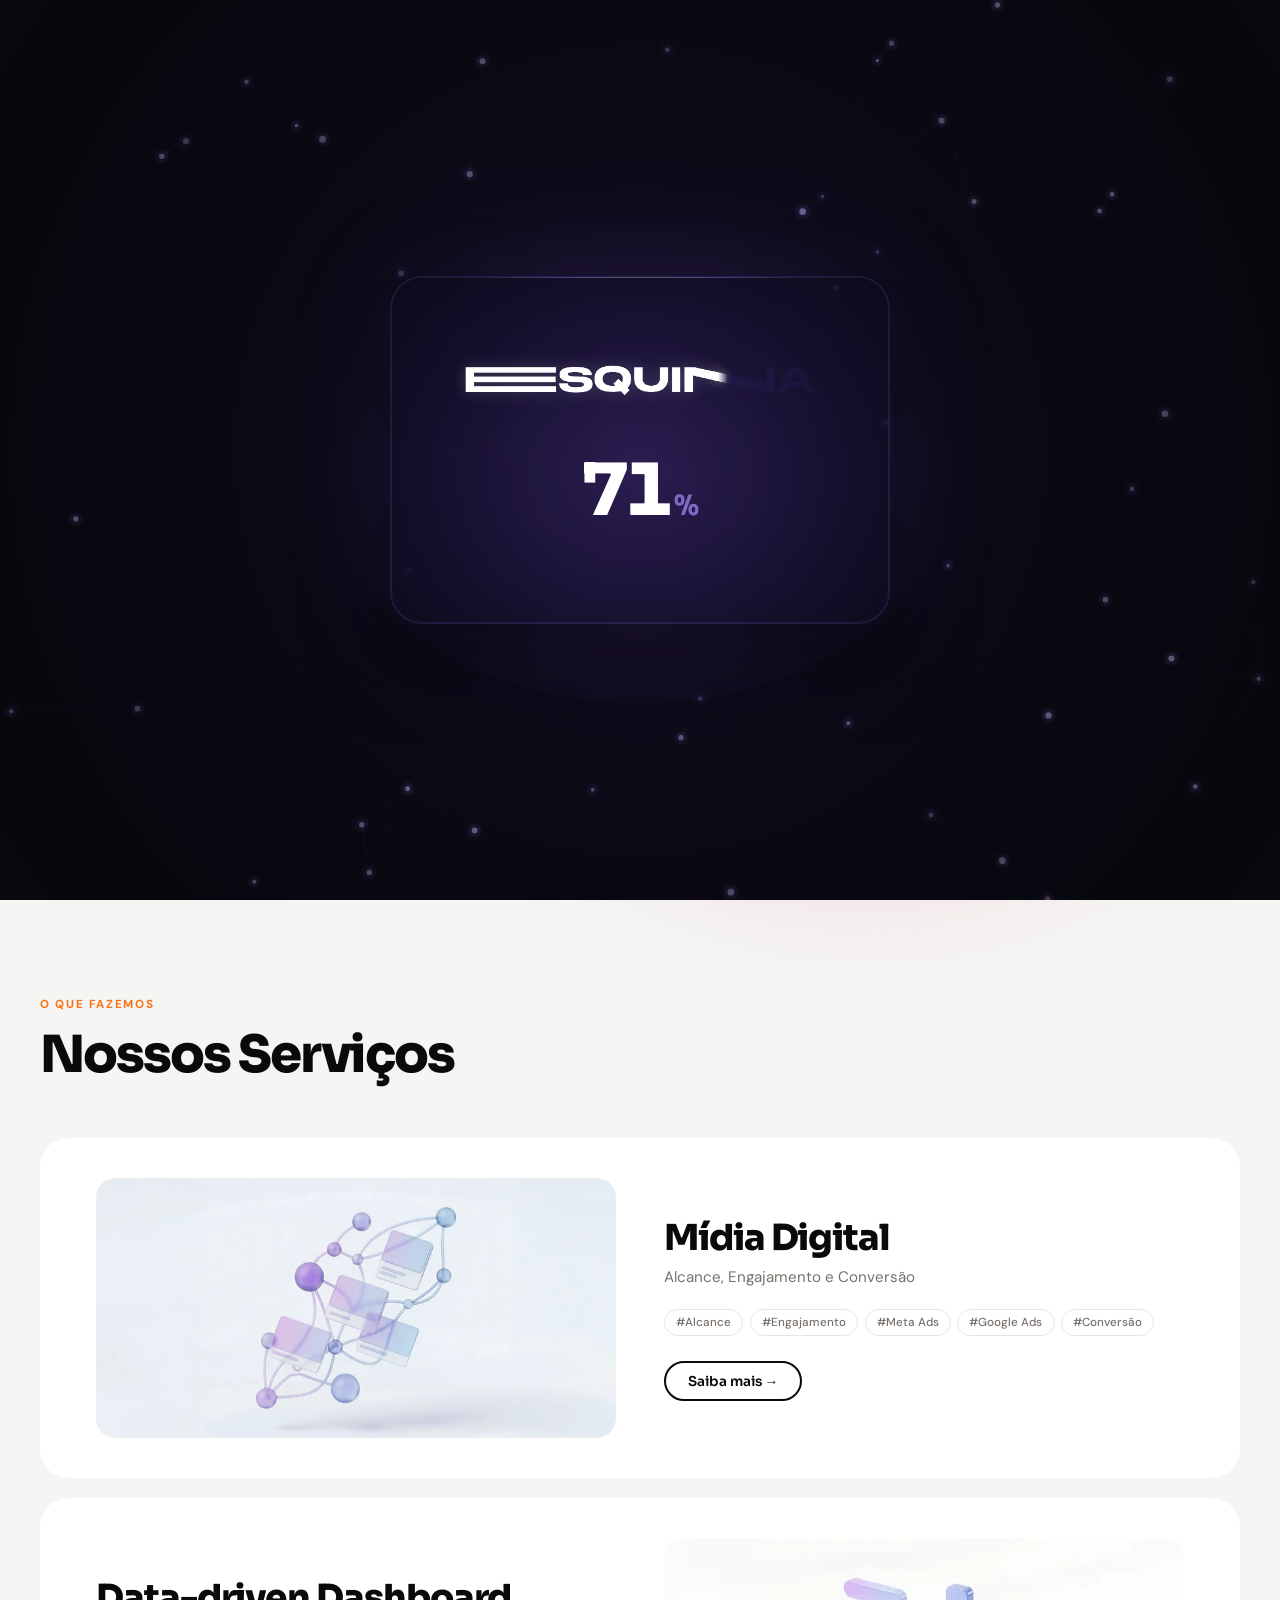
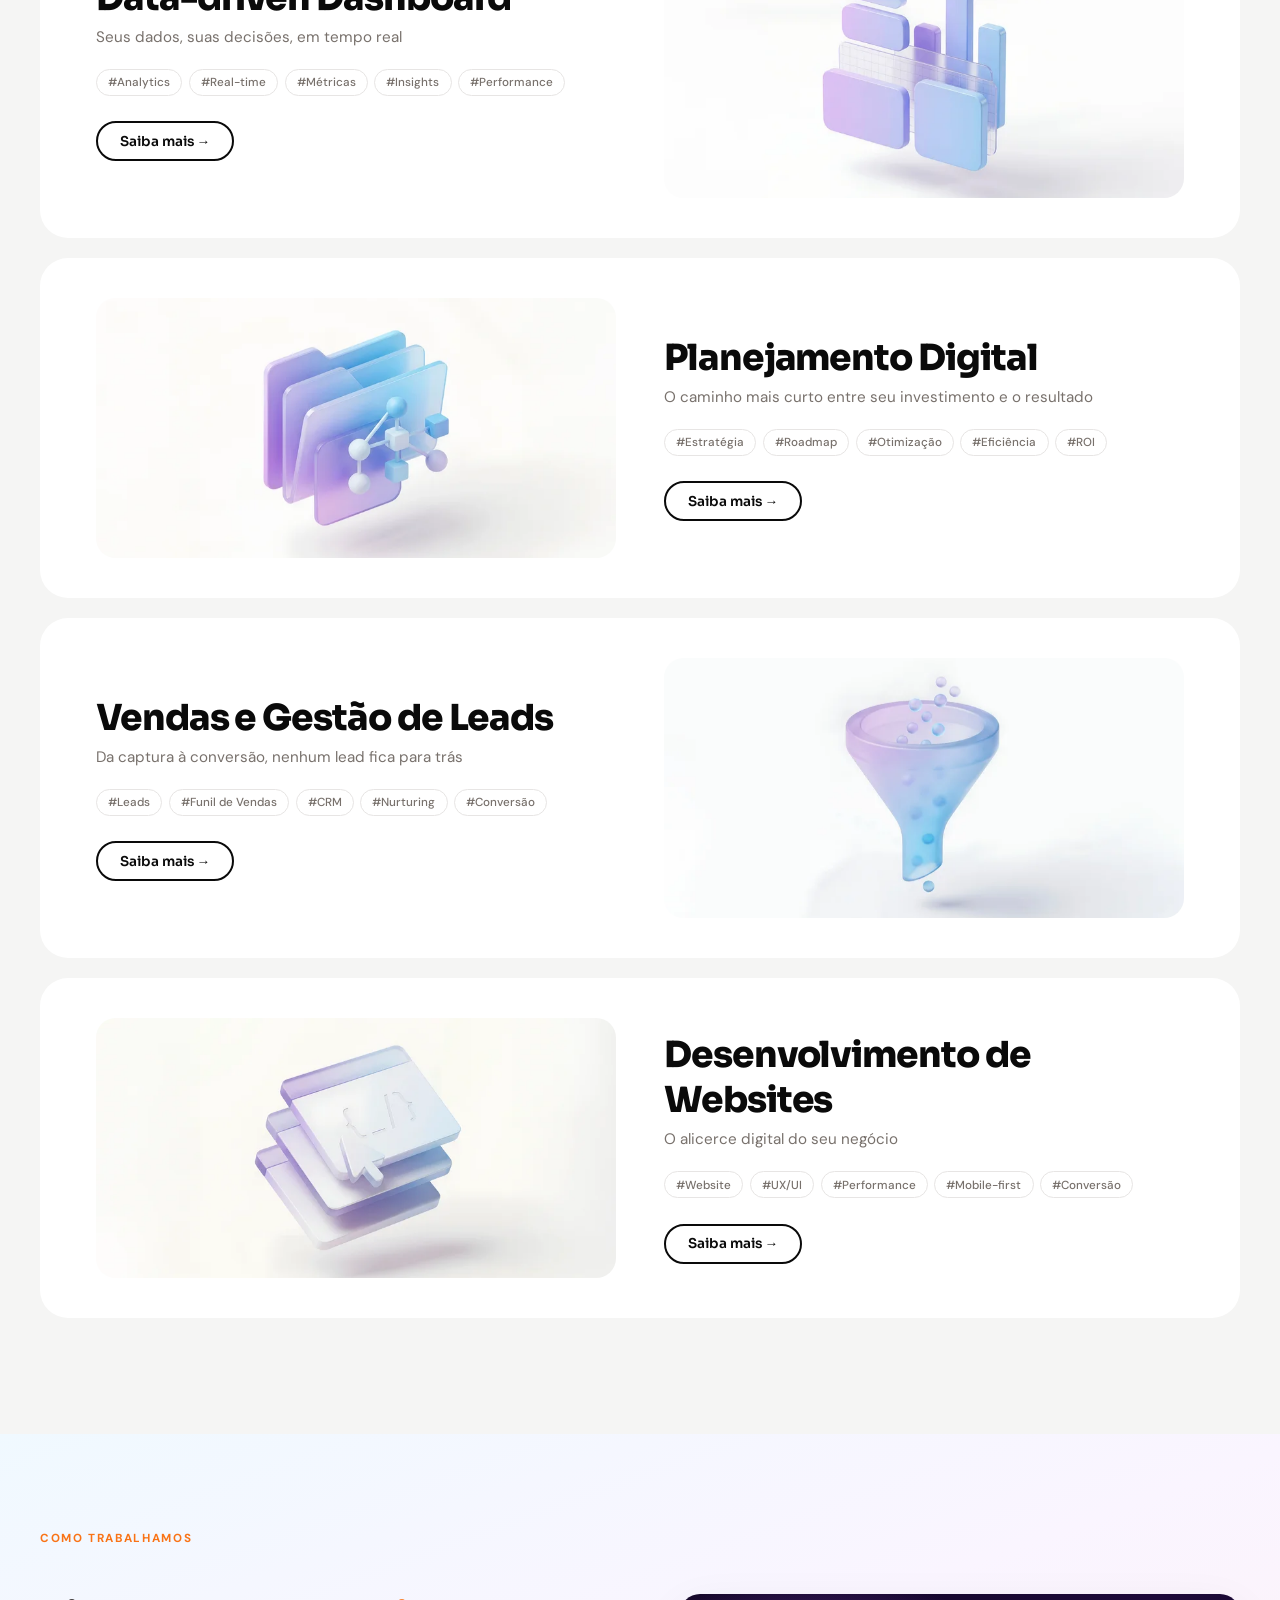
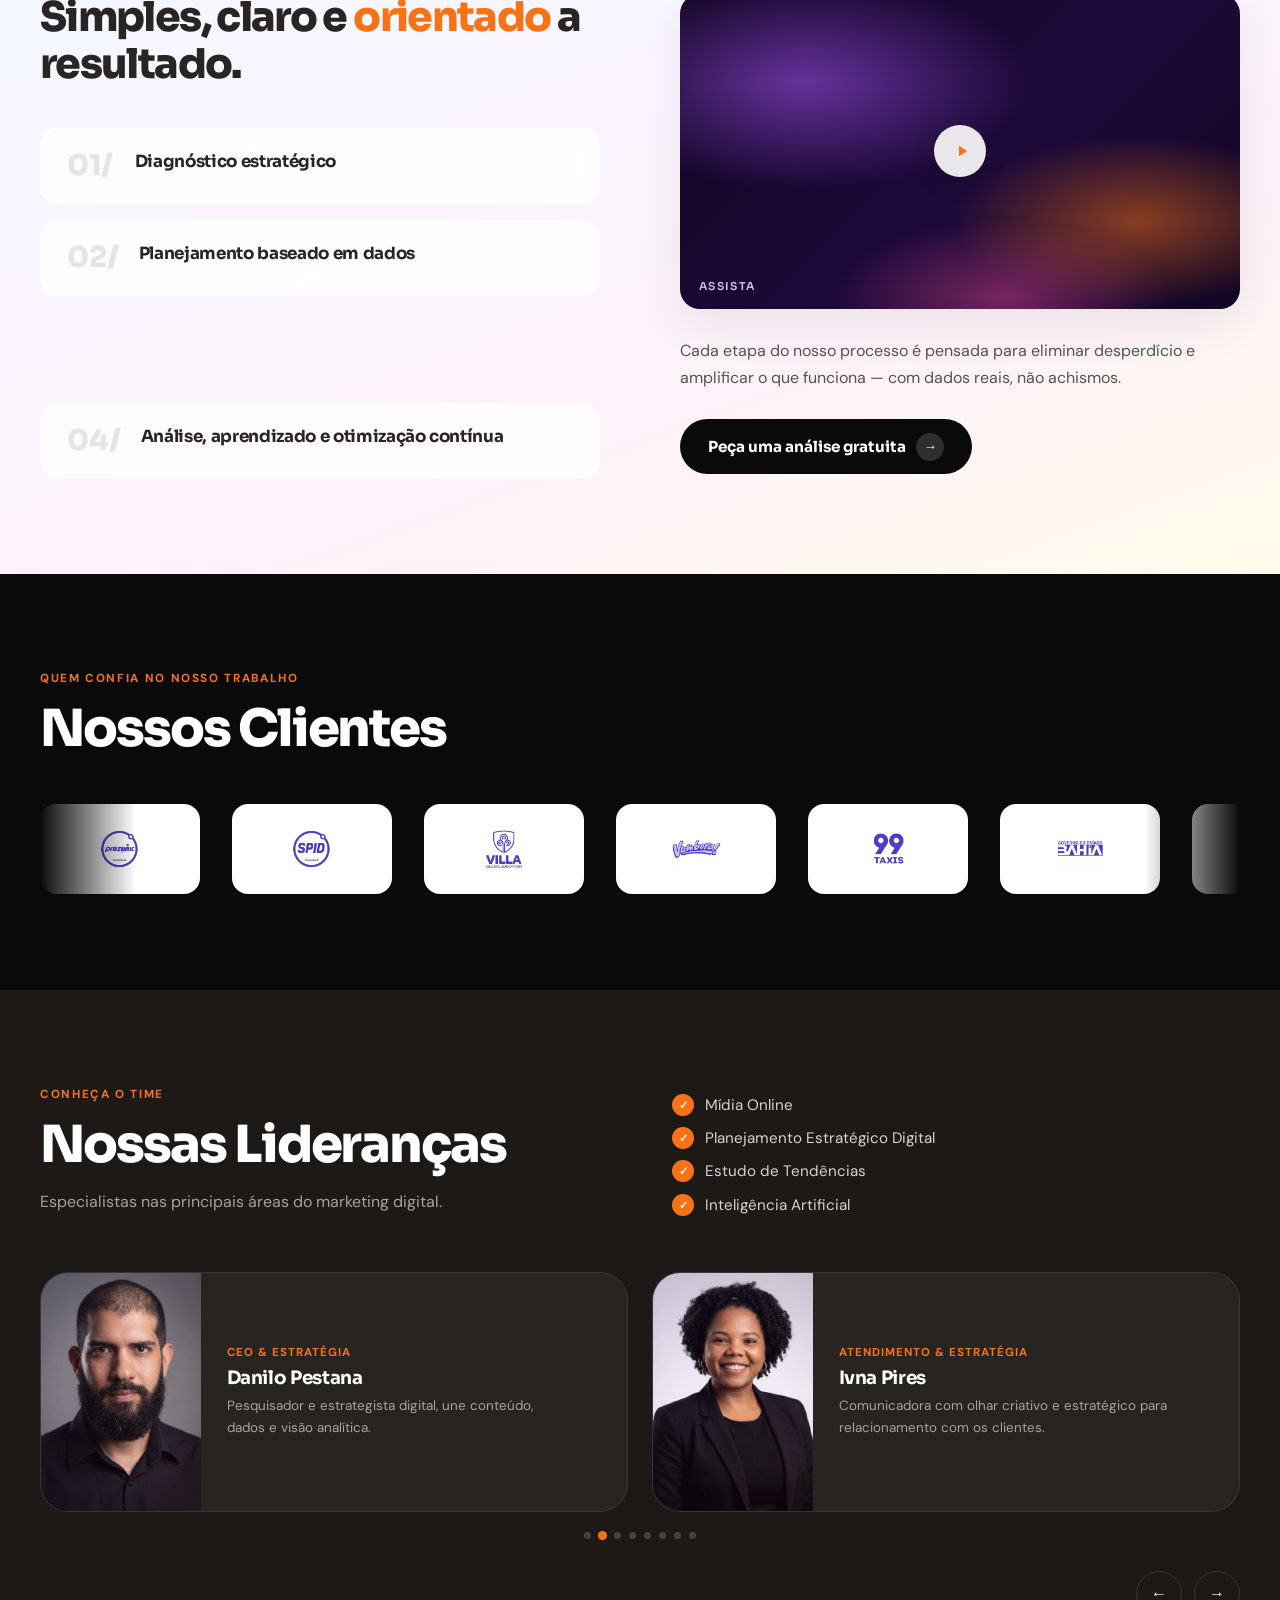
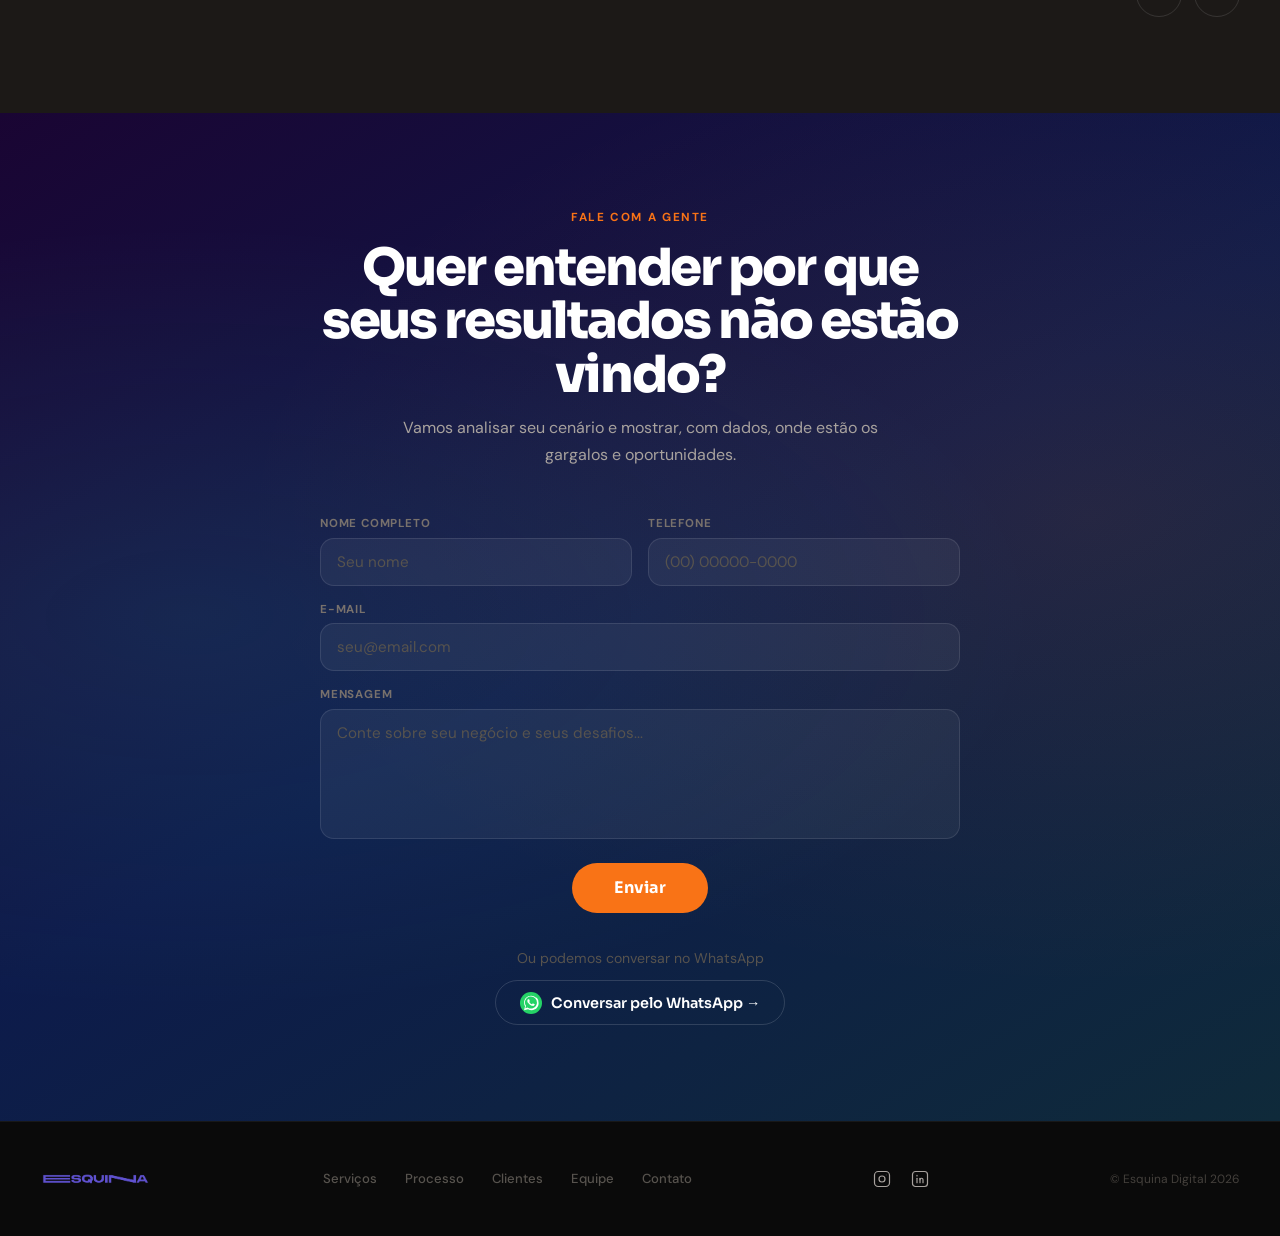
<file: index.html>
<!DOCTYPE html>
<html lang="pt-BR">
<head>
<meta charset="UTF-8">
<meta name="viewport" content="width=device-width, initial-scale=1.0">
<meta name="description" content="Esquina Digital — Agência de Estratégia & Mídia Online. Mídia digital, dashboards, planejamento e performance com dados reais.">
<title>Esquina Digital — Estratégia & Mídia Online</title>
<!-- Preload do logo: recurso acima do fold, carrega antes do LCP -->
<link rel="preload" href="assets/logo.webp" as="image" type="image/webp">
<!-- Fonts: apenas os pesos usados + display=swap evita FOIT -->
<link rel="preconnect" href="https://fonts.googleapis.com">
<link rel="preconnect" href="https://fonts.gstatic.com" crossorigin>
<link href="https://fonts.googleapis.com/css2?family=Sora:wght@600;700;800&family=DM+Sans:wght@400;500&display=swap" rel="stylesheet">
<link rel="stylesheet" href="style.css">
</head>
<body>

<!-- PAGE LOADER -->
<div id="page-loader" class="loader-wrap" aria-hidden="true">

  <!-- Nós neurais ao fundo (canvas full-screen) -->
  <canvas id="loaderBg" class="loader-bg-canvas"></canvas>

  <!-- Card glass centralizado -->
  <div class="loader-card">

    <!-- Canvas da logo com animação de preenchimento -->
    <div class="loader-logo-stage">
      <canvas id="loaderLogoCanvas" class="loader-logo-canvas"></canvas>
    </div>

    <!-- Contador percentual centralizado -->
    <div class="loader-pct-wrap">
      <span class="loader-pct" id="loaderPct">0</span><span class="loader-pct-sym">%</span>
    </div>

    <!-- Frase de etapa -->
    <p class="loader-phrase" id="loaderPhrase">Começamos aqui</p>

  </div>
</div>
<!-- /PAGE LOADER -->

<header id="header">
  <div class="logo"><a href="#"><img src="assets/logo.webp" alt="Esquina Digital" class="logo-img" loading="eager" fetchpriority="high" width="120" height="32"></a></div>
  <nav>
    <a href="#services">Serviços</a>
    <a href="#process">Processo</a>
    <a href="#clients">Clientes</a>
    <a href="#team">Equipe</a>
  </nav>
  <a href="#contact" class="btn-hire">Falar com a gente&nbsp;→</a>
</header>

<!-- 1. HERO -->
<main>
    <section class="hero" id="home">
  <div class="gradient-blob"></div>
  <div class="hero-inner">

    <!-- Coluna esquerda: texto -->
    <div class="hero-text">
      <p class="hero-eyebrow">Que bom te ver aqui na Esquina Digital</p>
      <h1 class="hero-headline">
        <span class="hl-static">O lugar onde a Estratégia</span>
        <span class="hl-swap" id="swapLine">
          <span class="s-cur" id="sCur">&amp; Mídia Online</span>
          <span class="s-nxt" id="sNxt"></span>
        </span>
        <span class="hl-static">se cruzam para gerar resultados.</span>
      </h1>
      <a href="#" class="btn-play">
        <span class="play-icon"><svg viewBox="0 0 16 16"><polygon points="4,2 14,8 4,14"/></svg></span>
        Esquina
      </a>
    </div>

    <!-- Coluna direita: vídeo Vimeo (lazy-load, poster CSS) -->
    <div class="hero-video-box">
      <button class="video-trigger" type="button" data-vimeo-id="1186077085" aria-label="Assistir apresentação Esquina Digital">
        <span class="hero-video-play" aria-hidden="true">
          <svg viewBox="0 0 24 24"><path d="M8 5v14l11-7z"/></svg>
        </span>
        <span class="hero-video-label" aria-hidden="true">Assista</span>
      </button>
    </div>

  </div>
</section>

<!-- 2. SERVIÇOS -->
<section class="section" id="services">
  <div class="services-header">
    <span class="section-label">O que fazemos</span>
    <h2 class="section-title">Nossos Serviços</h2>
  </div>
  <div class="service-card">
    <div class="service-content">
      <h3 class="service-title-card">Mídia Digital</h3>
      <p class="service-subtitle">Alcance, Engajamento e Conversão</p>
      <div class="service-tags"><span class="tag">#Alcance</span><span class="tag">#Engajamento</span><span class="tag">#Meta Ads</span><span class="tag">#Google Ads</span><span class="tag">#Conversão</span></div>
      <a href="#contact" class="btn-outline">Saiba mais →</a>
    </div>
    <div class="service-visual v1 has-img">
      <div class="svc-img-wrap" data-parallax>
        <img src="assets/midia.webp" alt="Mídia Digital" class="svc-img" loading="lazy" width="960" height="520">
      </div>
    </div>
  </div>
  <div class="service-card">
    <div class="service-content">
      <h3 class="service-title-card">Data-driven Dashboard</h3>
      <p class="service-subtitle">Seus dados, suas decisões, em tempo real</p>
      <div class="service-tags"><span class="tag">#Analytics</span><span class="tag">#Real-time</span><span class="tag">#Métricas</span><span class="tag">#Insights</span><span class="tag">#Performance</span></div>
      <a href="#contact" class="btn-outline">Saiba mais →</a>
    </div>
    <div class="service-visual v2 has-img">
      <div class="svc-img-wrap" data-parallax>
        <img src="assets/dashboard.webp" alt="Data-driven Dashboard" class="svc-img" loading="lazy" width="960" height="520">
      </div>
    </div>
  </div>
  <div class="service-card">
    <div class="service-content">
      <h3 class="service-title-card">Planejamento Digital</h3>
      <p class="service-subtitle">O caminho mais curto entre seu investimento e o resultado</p>
      <div class="service-tags"><span class="tag">#Estratégia</span><span class="tag">#Roadmap</span><span class="tag">#Otimização</span><span class="tag">#Eficiência</span><span class="tag">#ROI</span></div>
      <a href="#contact" class="btn-outline">Saiba mais →</a>
    </div>
    <div class="service-visual v3 has-img">
      <div class="svc-img-wrap" data-parallax>
        <img src="assets/planejamento.webp" alt="Planejamento Digital" class="svc-img" loading="lazy" width="960" height="520">
      </div>
    </div>
  </div>
  <div class="service-card">
    <div class="service-content">
      <h3 class="service-title-card">Vendas e Gestão de Leads</h3>
      <p class="service-subtitle">Da captura à conversão, nenhum lead fica para trás</p>
      <div class="service-tags"><span class="tag">#Leads</span><span class="tag">#Funil de Vendas</span><span class="tag">#CRM</span><span class="tag">#Nurturing</span><span class="tag">#Conversão</span></div>
      <a href="#contact" class="btn-outline">Saiba mais →</a>
    </div>
    <div class="service-visual v4 has-img">
      <div class="svc-img-wrap" data-parallax>
        <img src="assets/vendas.webp" alt="Vendas e Gestão de Leads" class="svc-img" loading="lazy" width="960" height="520">
      </div>
    </div>
  </div>
  <div class="service-card">
    <div class="service-content">
      <h3 class="service-title-card">Desenvolvimento de Websites</h3>
      <p class="service-subtitle">O alicerce digital do seu negócio</p>
      <div class="service-tags"><span class="tag">#Website</span><span class="tag">#UX/UI</span><span class="tag">#Performance</span><span class="tag">#Mobile-first</span><span class="tag">#Conversão</span></div>
      <a href="#contact" class="btn-outline">Saiba mais →</a>
    </div>
    <div class="service-visual v5 has-img">
      <div class="svc-img-wrap" data-parallax>
        <img src="assets/site.webp" alt="Desenvolvimento de Websites" class="svc-img" loading="lazy" width="960" height="520">
      </div>
    </div>
  </div>
</section>

<!-- 3. PROCESSO -->
<section class="section" id="process">
  <span class="section-label">Como trabalhamos</span>
  <div class="process-layout">
    <div>
      <h2 class="process-tagline">Simples, claro e <em>orientado</em> a resultado.</h2>
      <div class="process-steps">
        <div class="process-step"><span class="step-num">01/</span><div class="step-text"><h3>Diagnóstico estratégico</h3></div></div>
        <div class="process-step"><span class="step-num">02/</span><div class="step-text"><h3>Planejamento baseado em dados</h3></div></div>
        <div class="process-step"><span class="step-num">03/</span><div class="step-text"><h3>Execução focada em performance</h3></div></div>
        <div class="process-step"><span class="step-num">04/</span><div class="step-text"><h3>Análise, aprendizado e otimização contínua</h3></div></div>
      </div>
    </div>
    <div class="process-cta-side">
      <!-- Vídeo Vimeo (lazy-load, poster CSS) -->
      <div class="process-video-box">
        <button class="video-trigger" type="button" data-vimeo-id="1186077085" aria-label="Assistir apresentação Esquina Digital">
          <span class="process-video-play" aria-hidden="true">
            <svg viewBox="0 0 24 24"><path d="M8 5v14l11-7z"/></svg>
          </span>
          <span class="process-video-label" aria-hidden="true">Assista</span>
        </button>
      </div>
      <!-- Texto + CTA -->
      <p class="process-cta-text">Cada etapa do nosso processo é pensada para eliminar desperdício e amplificar o que funciona — com dados reais, não achismos.</p>
      <a href="#contact" class="btn-cta">Peça uma análise gratuita <span class="arrow-circle">→</span></a>
    </div>
  </div>
</section>

<!-- 4. CLIENTES -->
<section class="section" id="clients">
  <span class="section-label">Quem confia no nosso trabalho</span>
  <h2 class="section-title reveal">Nossos Clientes</h2>
  <div class="carousel-track-wrap">
    <div class="carousel-track">
      <div class="client-logo"><img src="assets/prezunic.webp" alt="Prezunic" loading="lazy" width="120" height="50"></div>
      <div class="client-logo"><img src="assets/spd.webp" alt="SPD" loading="lazy" width="120" height="50"></div>
      <div class="client-logo"><img src="assets/villa.webp" alt="Villa" loading="lazy" width="120" height="50"></div>
      <div class="client-logo"><img src="assets/vumbora.webp" alt="Vumbora" loading="lazy" width="120" height="50"></div>
      <div class="client-logo"><img src="assets/99.webp" alt="99" loading="lazy" width="120" height="50"></div>
      <div class="client-logo"><img src="assets/bahia.webp" alt="Bahia" loading="lazy" width="120" height="50"></div>
      <div class="client-logo"><img src="assets/bambai.webp" alt="Bambai" loading="lazy" width="120" height="50"></div>
      <div class="client-logo"><img src="assets/barbosa.webp" alt="Barbosa" loading="lazy" width="120" height="50"></div>
      <div class="client-logo"><img src="assets/bequant.webp" alt="Bequant" loading="lazy" width="120" height="50"></div>
      <div class="client-logo"><img src="assets/braskem.webp" alt="Braskem" loading="lazy" width="120" height="50"></div>
      <div class="client-logo"><img src="assets/fied.webp" alt="Fied" loading="lazy" width="120" height="50"></div>
      <div class="client-logo"><img src="assets/ifood.webp" alt="iFood" loading="lazy" width="120" height="50"></div>
      <div class="client-logo"><img src="assets/olx.webp" alt="OLX" loading="lazy" width="120" height="50"></div>
      <!-- duplicate set for seamless loop -->
      <div class="client-logo"><img src="assets/prezunic.webp" alt="Prezunic" loading="lazy" width="120" height="50"></div>
      <div class="client-logo"><img src="assets/spd.webp" alt="SPD" loading="lazy" width="120" height="50"></div>
      <div class="client-logo"><img src="assets/villa.webp" alt="Villa" loading="lazy" width="120" height="50"></div>
      <div class="client-logo"><img src="assets/vumbora.webp" alt="Vumbora" loading="lazy" width="120" height="50"></div>
      <div class="client-logo"><img src="assets/99.webp" alt="99" loading="lazy" width="120" height="50"></div>
      <div class="client-logo"><img src="assets/bahia.webp" alt="Bahia" loading="lazy" width="120" height="50"></div>
      <div class="client-logo"><img src="assets/bambai.webp" alt="Bambai" loading="lazy" width="120" height="50"></div>
      <div class="client-logo"><img src="assets/barbosa.webp" alt="Barbosa" loading="lazy" width="120" height="50"></div>
      <div class="client-logo"><img src="assets/bequant.webp" alt="Bequant" loading="lazy" width="120" height="50"></div>
      <div class="client-logo"><img src="assets/braskem.webp" alt="Braskem" loading="lazy" width="120" height="50"></div>
      <div class="client-logo"><img src="assets/fied.webp" alt="Fied" loading="lazy" width="120" height="50"></div>
      <div class="client-logo"><img src="assets/ifood.webp" alt="iFood" loading="lazy" width="120" height="50"></div>
      <div class="client-logo"><img src="assets/olx.webp" alt="OLX" loading="lazy" width="120" height="50"></div>
    </div>
  </div>
</section>

<!-- 5. LIDERANÇAS -->
<section class="section" id="team">
  <div class="team-header">
    <div>
      <span class="section-label">Conheça o time</span>
      <h2 class="section-title">Nossas Lideranças</h2>
      <p class="section-sub">Especialistas nas principais áreas do marketing digital.</p>
    </div>
    <ul class="team-checklist">
      <li><span class="check-icon">✓</span>Mídia Online</li>
      <li><span class="check-icon">✓</span>Planejamento Estratégico Digital</li>
      <li><span class="check-icon">✓</span>Estudo de Tendências</li>
      <li><span class="check-icon">✓</span>Inteligência Artificial</li>
    </ul>
  </div>
  <div class="leader-carousel-wrap">
    <div class="leader-track" id="leaderTrack">
      <div class="leader-card">
        <div class="leader-photo"><img src="assets/danilo.webp" alt="Danilo Pestana" loading="lazy" width="160" height="240"></div>
        <div class="leader-info">
          <span class="leader-role">CEO &amp; Estratégia</span>
          <h3 class="leader-name">Danilo Pestana</h3>
          <p class="leader-bio">Pesquisador e estrategista digital, une conteúdo,<br>dados e visão analítica.</p>
        </div>
      </div>
      <div class="leader-card">
        <div class="leader-photo"><img src="assets/ivna.webp" alt="Ivna Pires" loading="lazy" width="160" height="240"></div>
        <div class="leader-info">
          <span class="leader-role">Atendimento &amp; Estratégia</span>
          <h3 class="leader-name">Ivna Pires</h3>
          <p class="leader-bio">Comunicadora com olhar criativo e estratégico para relacionamento com os clientes.</p>
        </div>
      </div>
      <div class="leader-card">
        <div class="leader-photo"><img src="assets/bruno.webp" alt="Bruno Dantas" loading="lazy" width="160" height="240"></div>
        <div class="leader-info">
          <span class="leader-role">Análise &amp; Estratégia</span>
          <h3 class="leader-name">Bruno Dantas</h3>
          <p class="leader-bio">Publicitário com hiperfoco em gestão de tráfego, viciado em resultados.</p>
        </div>
      </div>
      <div class="leader-card">
        <div class="leader-photo"><img src="assets/dennis.webp" alt="Dennis Santos" loading="lazy" width="160" height="240"></div>
        <div class="leader-info">
          <span class="leader-role">Estatística &amp; Estratégia</span>
          <h3 class="leader-name">Dennis Santos</h3>
          <p class="leader-bio">Estatístico por formação, apaixonado por dados e marketing com propósito.</p>
        </div>
      </div>
      <div class="leader-card">
        <div class="leader-photo"><img src="assets/lucas.webp" alt="Lucas Moitinho" loading="lazy" width="160" height="240"></div>
        <div class="leader-info">
          <span class="leader-role">Análise &amp; Estratégia</span>
          <h3 class="leader-name">Lucas Moitinho</h3>
          <p class="leader-bio">Estrategista digital, analista de dados e dom de diretor de arte.</p>
        </div>
      </div>
      <div class="leader-card">
        <div class="leader-photo"><img src="assets/kevin.webp" alt="Kevin Lino" loading="lazy" width="160" height="240"></div>
        <div class="leader-info">
          <span class="leader-role">Produção Criativa &amp; IA</span>
          <h3 class="leader-name">Kevin Lino</h3>
          <p class="leader-bio">Especialista em criação de arte e produção com inteligência artificial.</p>
        </div>
      </div>
      <div class="leader-card">
        <div class="leader-photo"><img src="assets/julia.webp" alt="Julia Spadari" loading="lazy" width="160" height="240"></div>
        <div class="leader-info">
          <span class="leader-role">Gestão de Projetos &amp; Estratégia</span>
          <h3 class="leader-name">Julia Spadari</h3>
          <p class="leader-bio">Gerenciadora de projetos e estrategista focada em organização.</p>
        </div>
      </div>
      <div class="leader-card">
        <div class="leader-photo"><img src="assets/claudio.webp" alt="CláudIO" loading="lazy" width="160" height="240"></div>
        <div class="leader-info">
          <span class="leader-role">Agente IA</span>
          <h3 class="leader-name">CláudIO</h3>
          <p class="leader-bio">Analista incansável, especializado em dados, automação e otimização de estratégias.</p>
        </div>
      </div>
    </div>
  </div>
  <div class="carousel-dots" id="leaderDots"></div>
  <div class="carousel-controls">
    <button class="ctrl-btn" id="leaderPrev">←</button>
    <button class="ctrl-btn" id="leaderNext">→</button>
  </div>
</section>

<!-- 6. CONTATO -->
<section class="section" id="contact">
  <div class="contact-inner">
    <span class="section-label">Fale com a gente</span>
    <h2 class="section-title">Quer entender por que seus resultados não estão vindo?</h2>
    <p class="section-sub">Vamos analisar seu cenário e mostrar, com dados, onde estão os gargalos e oportunidades.</p>
    <form class="contact-form" id="contactForm" method="POST" name="contato" netlify netlify-honeypot="bot-field" action="/succes.html">
      <input type="hidden" name="form-name" value="contato">
      <p style="display:none"><label>Não preencha: <input name="bot-field"></label></p>
      <div class="form-row">
        <div class="form-group"><label for="nome">Nome completo</label><input type="text" id="nome" name="nome" placeholder="Seu nome" required></div>
        <div class="form-group"><label for="tel">Telefone</label><input type="tel" id="tel" name="telefone" placeholder="(00) 00000-0000"></div>
      </div>
      <div class="form-group"><label for="email">E-mail</label><input type="email" id="email" name="email" placeholder="seu@email.com" required></div>
      <div class="form-group"><label for="msg">Mensagem</label><textarea id="msg" name="mensagem" placeholder="Conte sobre seu negócio e seus desafios..."></textarea></div>
      <button type="submit" class="btn-submit">Enviar</button>
    </form>
    <div class="wa-divider">
      <p>Ou podemos conversar no WhatsApp</p>
      <a href="https://api.whatsapp.com/send/?phone=5571997213410&text&type=phone_number&app_absent=0" class="btn-whatsapp" target="_blank" rel="noopener">
        <svg class="wa-icon" viewBox="0 0 32 32" fill="none" xmlns="http://www.w3.org/2000/svg">
          <circle cx="16" cy="16" r="16" fill="#25D366"/>
          <path d="M23.472 8.516A10.46 10.46 0 0 0 16.02 5.5C10.476 5.5 5.963 10.01 5.96 15.557c-.001 1.86.487 3.674 1.413 5.272L5.875 26.5l5.808-1.523a10.52 10.52 0 0 0 5.33 1.437h.005c5.543 0 10.057-4.511 10.059-10.059a10.002 10.002 0 0 0-2.605-7.839zm-7.452 15.47h-.004a8.733 8.733 0 0 1-4.454-1.22l-.32-.19-3.447.904.921-3.362-.208-.344a8.713 8.713 0 0 1-1.337-4.665c.002-4.813 3.921-8.729 8.737-8.729a8.674 8.674 0 0 1 6.18 2.562 8.663 8.663 0 0 1 2.555 6.175c-.002 4.814-3.92 8.869-8.623 8.869zm4.791-6.542c-.263-.131-1.555-.767-1.796-.854-.241-.088-.416-.131-.591.131-.175.263-.678.854-.831 1.03-.153.175-.306.197-.569.066-.263-.132-1.11-.409-2.114-1.304-.781-.696-1.309-1.556-1.462-1.819-.153-.263-.016-.405.115-.536.118-.117.263-.306.394-.459.131-.153.175-.263.263-.438.087-.175.044-.328-.022-.459-.066-.131-.591-1.425-.81-1.95-.213-.512-.43-.443-.591-.451l-.504-.009c-.175 0-.459.066-.7.328-.24.263-.919.898-.919 2.19 0 1.293.941 2.541 1.072 2.716.131.175 1.85 2.825 4.483 3.962.627.271 1.116.433 1.497.554.629.2 1.202.172 1.655.104.505-.075 1.555-.636 1.775-1.25.219-.613.219-1.138.153-1.248-.065-.11-.24-.175-.503-.306z" fill="white"/>
        </svg>
        Conversar pelo WhatsApp →
      </a>
    </div>
  </div>
</section>

<!-- 7. FOOTER -->
</main>
    <footer>
  <img src="assets/logo.webp" alt="Esquina Digital" class="footer-logo-img" loading="lazy" width="105" height="28">
  <nav class="footer-links">
    <a href="#services">Serviços</a>
    <a href="#process">Processo</a>
    <a href="#clients">Clientes</a>
    <a href="#team">Equipe</a>
    <a href="#contact">Contato</a>
  </nav>
  <!-- Redes sociais no footer -->
  <div class="footer-social">
    <a href="https://www.instagram.com/esquina.online/" class="social-icon" target="_blank" rel="noopener" aria-label="Instagram da Esquina Digital">
      <svg viewBox="0 0 24 24" fill="none" stroke="currentColor" stroke-width="1.6" stroke-linecap="round" stroke-linejoin="round"><rect x="2" y="2" width="20" height="20" rx="5" ry="5"/><circle cx="12" cy="12" r="4"/><circle cx="17.5" cy="6.5" r="0.5" fill="currentColor" stroke="none"/></svg>
    </a>
    <a href="https://www.linkedin.com/company/esquinaonline" class="social-icon" target="_blank" rel="noopener" aria-label="LinkedIn da Esquina Digital">
      <svg viewBox="0 0 24 24" fill="none" stroke="currentColor" stroke-width="1.6" stroke-linecap="round" stroke-linejoin="round"><rect x="2" y="2" width="20" height="20" rx="4" ry="4"/><line x1="8" y1="11" x2="8" y2="17"/><line x1="8" y1="7" x2="8" y2="8"/><path d="M12 17v-4a2 2 0 0 1 4 0v4"/><line x1="12" y1="11" x2="12" y2="13"/></svg>
    </a>
  </div>
  <p class="footer-copy">© Esquina Digital 2026</p>
</footer>

<script src="main.js"></script>
</body>
</html>
</file>
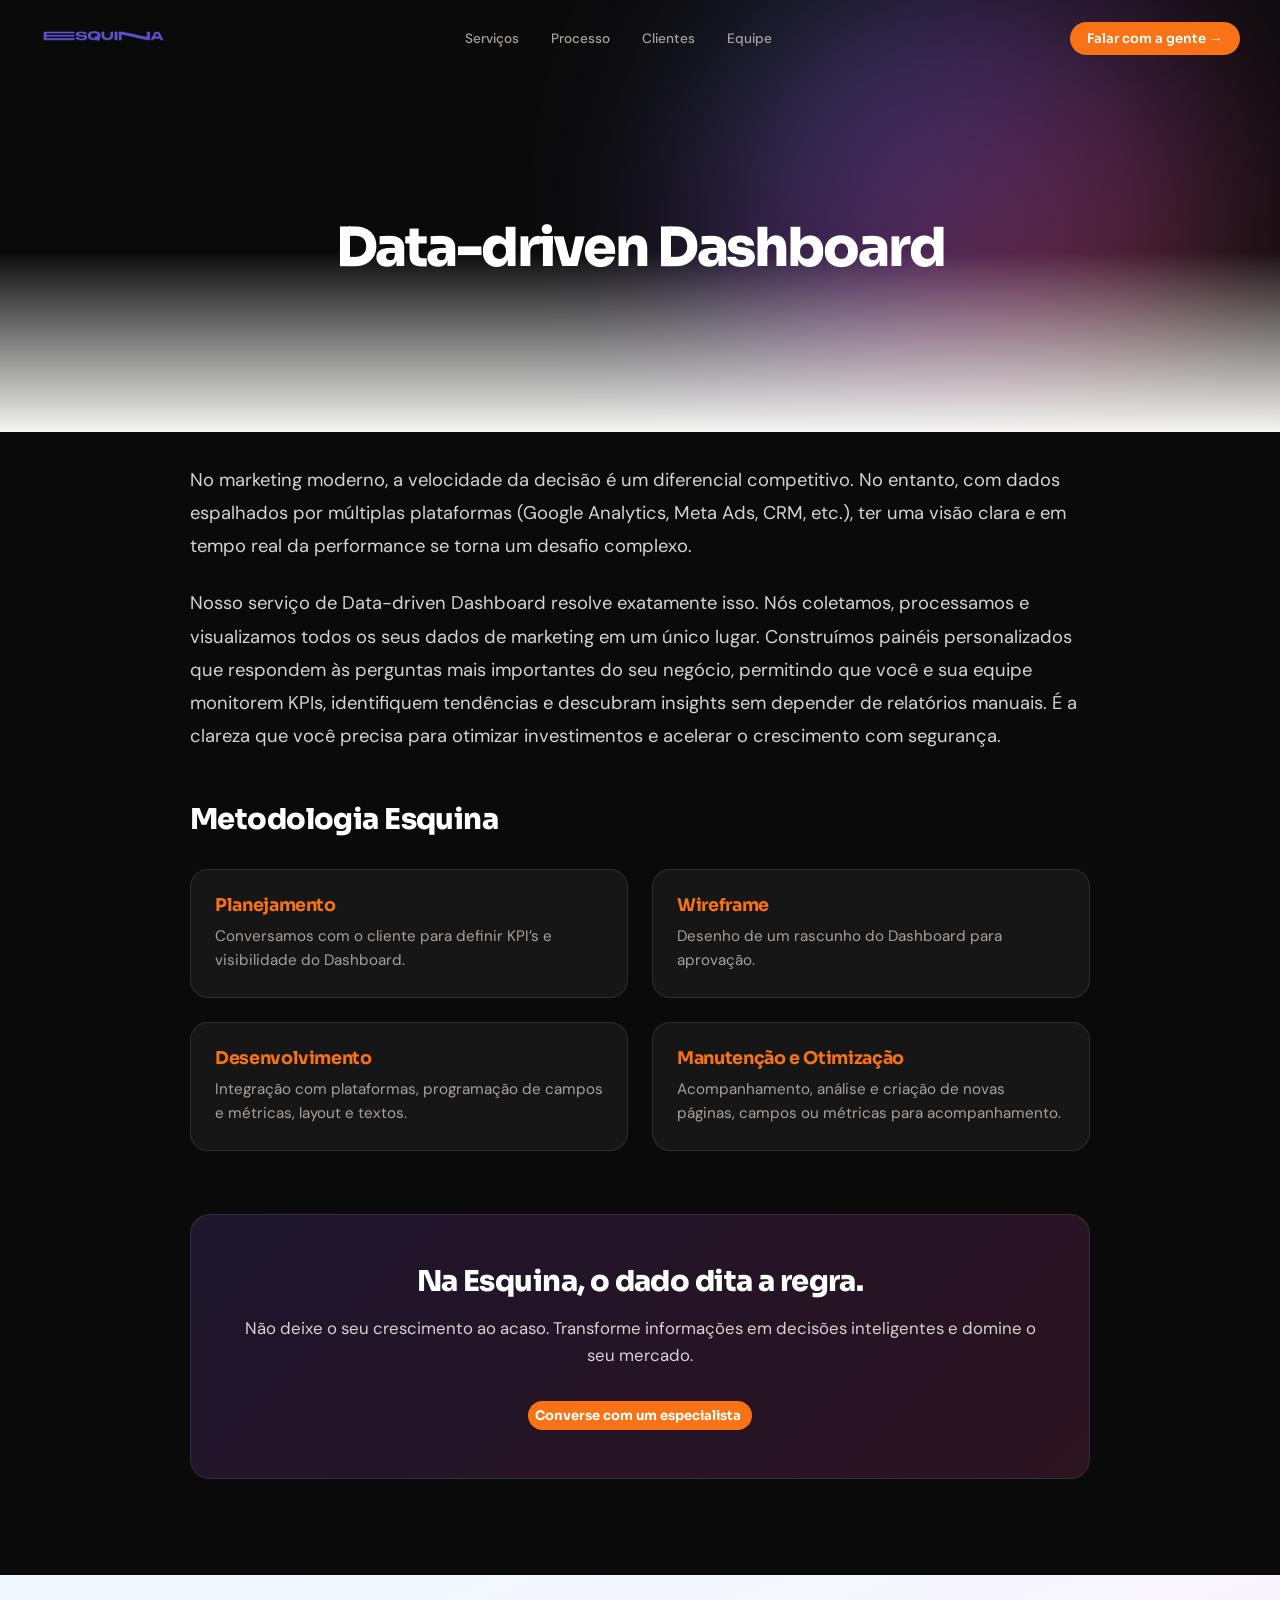
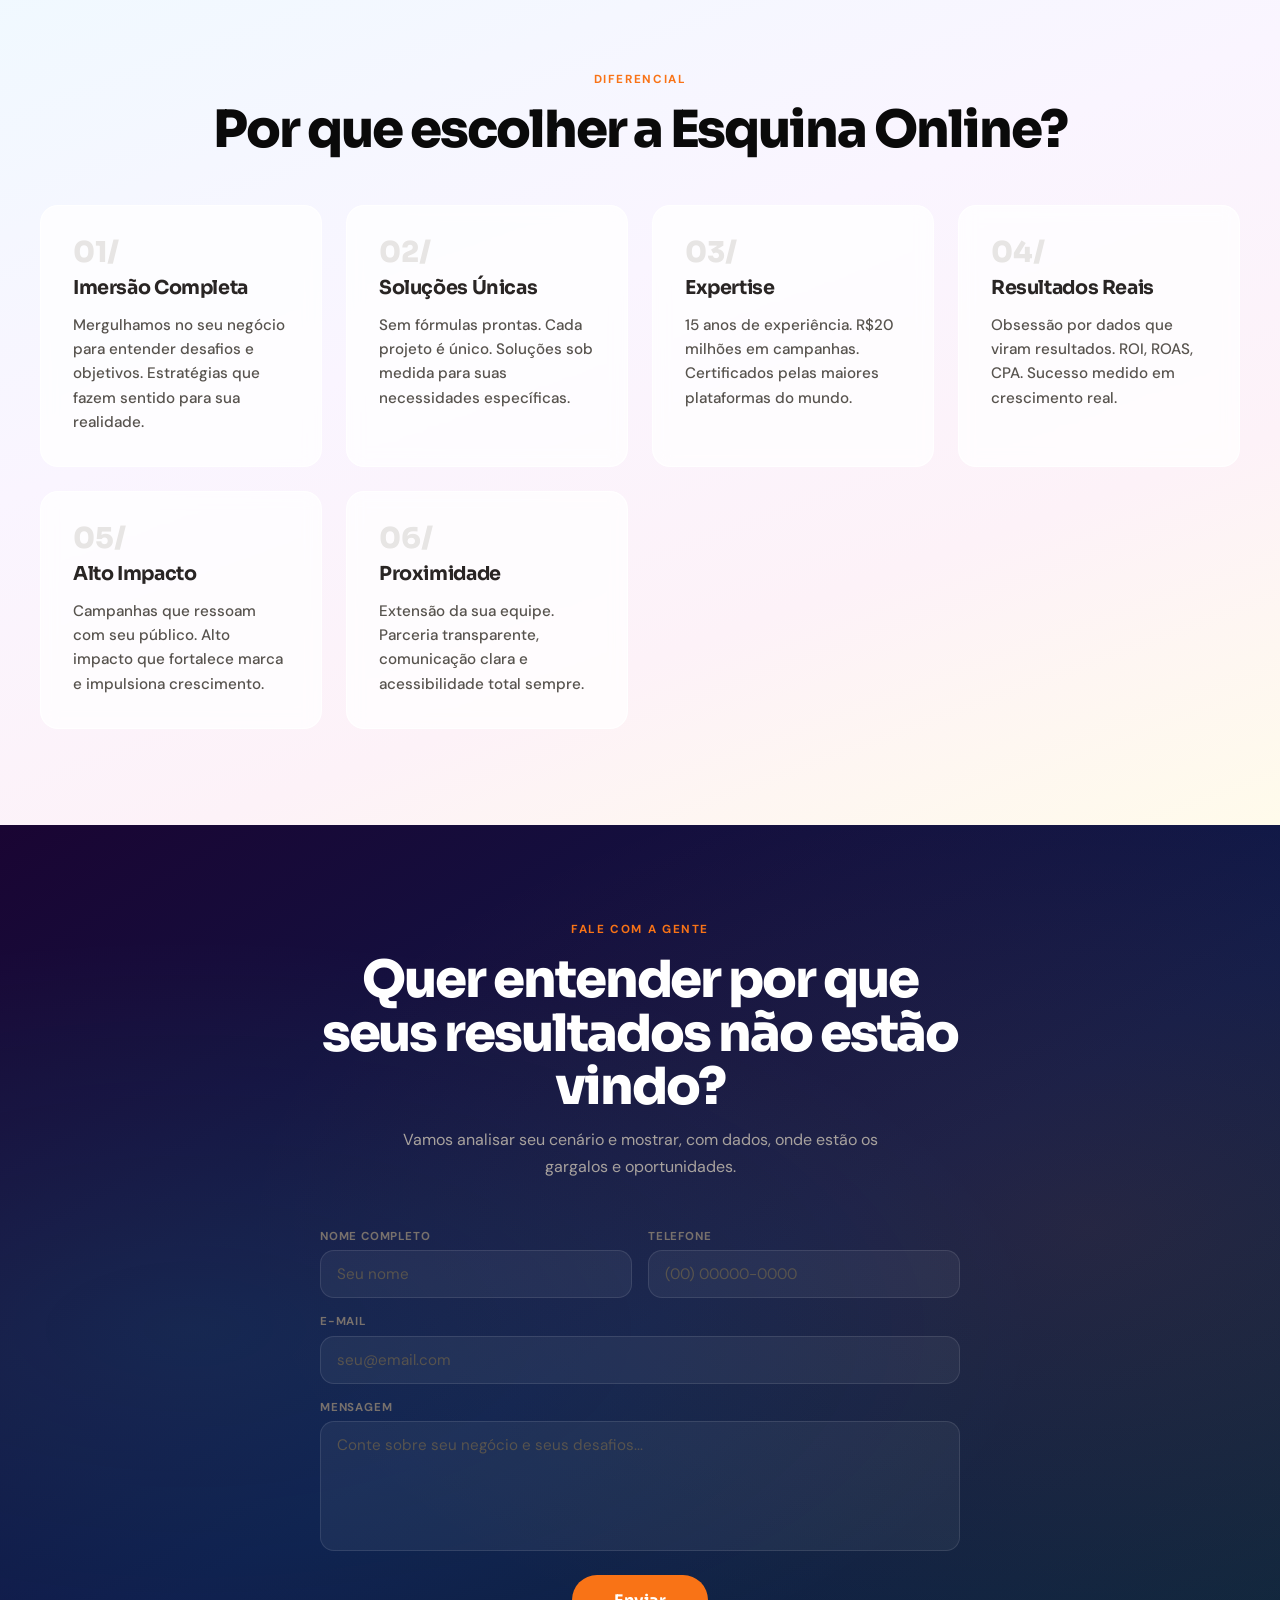
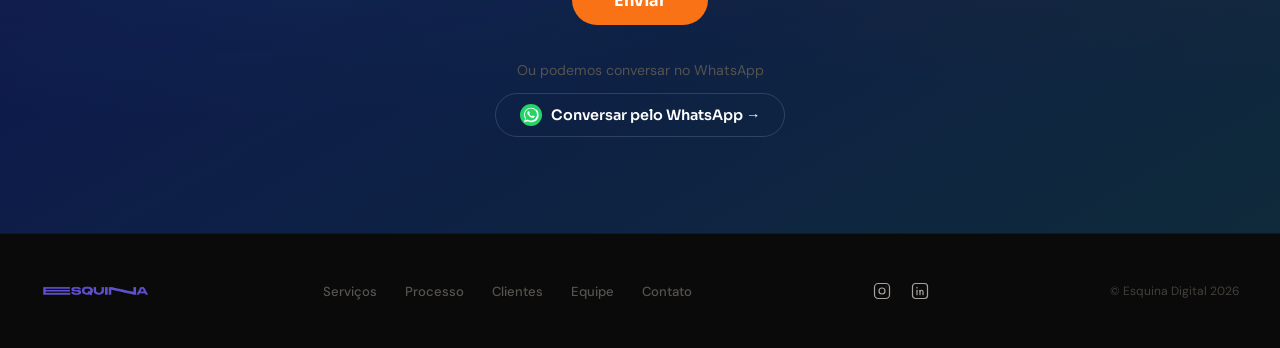
<file: data-driven-dashboard.html>
<!DOCTYPE html>
<html lang="pt-BR">
<head>
<meta charset="UTF-8">
<meta name="viewport" content="width=device-width, initial-scale=1.0">
<meta name="description" content="Esquina Digital — Agência de Estratégia & Mídia Online. Mídia digital, dashboards, planejamento e performance com dados reais.">
<title>Esquina Digital — Estratégia & Mídia Online</title>
<!-- Preload do logo: recurso acima do fold, carrega antes do LCP -->
<link rel="preload" href="assets/logo.webp" as="image" type="image/webp">
<!-- Fonts: apenas os pesos usados + display=swap evita FOIT -->
<link rel="preconnect" href="https://fonts.googleapis.com">
<link rel="preconnect" href="https://fonts.gstatic.com" crossorigin>
<link href="https://fonts.googleapis.com/css2?family=Sora:wght@600;700;800&family=DM+Sans:wght@400;500&display=swap" rel="stylesheet">
<link rel="stylesheet" href="style.css">
</head>
<body>



<div class="cursor" id="cursor"></div>

<header id="header">
  <div class="logo"><a href="index.html#"><img src="assets/logo.webp" alt="Esquina Digital" class="logo-img" loading="eager" fetchpriority="high" width="120" height="32"></a></div>
  <nav>
    <a href="index.html#services">Serviços</a>
    <a href="index.html#process">Processo</a>
    <a href="index.html#clients">Clientes</a>
    <a href="index.html#team">Equipe</a>
  </nav>
  <a href="#contact" class="btn-hire">Falar com a gente&nbsp;→</a>
</header>

<main>
  <section class="hero" id="home" style="min-height: 48vh; padding: 10rem 2.5rem 4rem; position: relative; background: var(--black);">
    <div class="gradient-blob" style="width: 40vw; height: 40vw; opacity: 0.4;"></div>
    <div class="hero-inner" style="grid-template-columns: 1fr; text-align: center;">
      <div class="hero-text" style="align-items: center;">
        
        <h1 class="hero-headline" style="opacity:1; transform:none; animation:none; margin-bottom: 2rem;">
          <span class="hl-static" style="color: var(--white);">Data-driven Dashboard</span>
        </h1>
      </div>
    </div>
  </section>

  <section class="section" style="background: var(--black); padding-top: 2rem; position: relative;">
    <div class="hero-inner" style="grid-template-columns: 1fr; max-width: 900px; margin: 0 auto; display: block;">
      <div style="font-size: 1.15rem; line-height: 1.8; color: var(--g300); margin-bottom: 3rem; text-align: left;">
        <p style="margin-bottom: 1.5rem;">No marketing moderno, a velocidade da decisão é um diferencial competitivo. No entanto, com dados espalhados por múltiplas plataformas (Google Analytics, Meta Ads, CRM, etc.), ter uma visão clara e em tempo real da performance se torna um desafio complexo.</p>
        <p>Nosso serviço de Data-driven Dashboard resolve exatamente isso. Nós coletamos, processamos e visualizamos todos os seus dados de marketing em um único lugar. Construímos painéis personalizados que respondem às perguntas mais importantes do seu negócio, permitindo que você e sua equipe monitorem KPIs, identifiquem tendências e descubram insights sem depender de relatórios manuais. É a clareza que você precisa para otimizar investimentos e acelerar o crescimento com segurança.</p>
      </div>

      <div style="margin-bottom: 4rem;">
        <h3 style="font-family: var(--fd); font-size: 1.8rem; color: var(--white); margin-bottom: 2rem; font-weight: 800; letter-spacing: -0.02em;">Metodologia Esquina</h3>
        <div style="display: grid; grid-template-columns: 1fr 1fr; gap: 1.5rem;">
          <div class="process-step" style="opacity: 1; transform: none; flex-direction: column; gap: 0.5rem; align-items: flex-start; padding: 1.5rem; background: rgba(255,255,255,0.05); border-color: rgba(255,255,255,0.1);">
            <div class="step-text" style="width: 100%;">
              <h3 style="color: var(--orange); margin-bottom: 0.5rem; font-size: 1.1rem;">Planejamento</h3>
              <p style="font-size: 0.95rem; color: var(--g400); line-height: 1.6;">Conversamos com o cliente para definir KPI’s e visibilidade do Dashboard.</p>
            </div>
          </div>
          <div class="process-step" style="opacity: 1; transform: none; flex-direction: column; gap: 0.5rem; align-items: flex-start; padding: 1.5rem; background: rgba(255,255,255,0.05); border-color: rgba(255,255,255,0.1);">
            <div class="step-text" style="width: 100%;">
              <h3 style="color: var(--orange); margin-bottom: 0.5rem; font-size: 1.1rem;">Wireframe</h3>
              <p style="font-size: 0.95rem; color: var(--g400); line-height: 1.6;">Desenho de um rascunho do Dashboard para aprovação.</p>
            </div>
          </div>
          <div class="process-step" style="opacity: 1; transform: none; flex-direction: column; gap: 0.5rem; align-items: flex-start; padding: 1.5rem; background: rgba(255,255,255,0.05); border-color: rgba(255,255,255,0.1);">
            <div class="step-text" style="width: 100%;">
              <h3 style="color: var(--orange); margin-bottom: 0.5rem; font-size: 1.1rem;">Desenvolvimento</h3>
              <p style="font-size: 0.95rem; color: var(--g400); line-height: 1.6;">Integração com plataformas, programação de campos e métricas, layout e textos.</p>
            </div>
          </div>
          <div class="process-step" style="opacity: 1; transform: none; flex-direction: column; gap: 0.5rem; align-items: flex-start; padding: 1.5rem; background: rgba(255,255,255,0.05); border-color: rgba(255,255,255,0.1);">
            <div class="step-text" style="width: 100%;">
              <h3 style="color: var(--orange); margin-bottom: 0.5rem; font-size: 1.1rem;">Manutenção e Otimização</h3>
              <p style="font-size: 0.95rem; color: var(--g400); line-height: 1.6;">Acompanhamento, análise e criação de novas páginas, campos ou métricas para acompanhamento.</p>
            </div>
          </div>
        </div>
      </div>

      <div style="background: linear-gradient(135deg, rgba(139,92,246,.15) 0%, rgba(236,72,153,.15) 100%); border: 1px solid rgba(255,255,255,0.1); padding: 3rem; border-radius: 20px; text-align: center;">
        <h3 style="font-family: var(--fd); font-size: 1.8rem; color: var(--white); margin-bottom: 1rem; font-weight: 800; letter-spacing: -0.02em;">Na Esquina, o dado dita a regra.</h3>
        <p style="color: var(--g300); font-size: 1.05rem; line-height: 1.6; margin-bottom: 2rem;">Não deixe o seu crescimento ao acaso. Transforme informações em decisões inteligentes e domine o seu mercado.</p>
        <a href="#contact" class="btn-play" style="opacity:1; transform:none; animation:none; margin: 0 auto;">Converse com um especialista</a>
      </div>
    </div>
  </section>

<!-- BLOCO REPETIDO -->
<section class="section" id="why-us" style="background: linear-gradient(160deg,#f0f9ff 0%,#faf5ff 40%,#fdf2f8 70%,#fffbeb 100%); color: var(--black);">
  <div style="text-align: center; margin-bottom: 3rem;">
    <span class="section-label">Diferencial</span>
    <h2 class="section-title" style="color: var(--black);">Por que escolher a Esquina Online?</h2>
  </div>
  <div style="display: grid; grid-template-columns: repeat(auto-fit, minmax(280px, 1fr)); gap: 1.5rem; max-width: 1200px; margin: 0 auto;">
    
    <div class="process-step" style="opacity: 1; transform: none; flex-direction: column; gap: 0.5rem; align-items: flex-start; padding: 2rem;">
      <span class="step-num" style="min-width: auto; font-size: 1.8rem;">01/</span>
      <div class="step-text" style="width: 100%;">
        <h3 style="margin-bottom: 0.8rem; font-size: 1.2rem;">Imersão Completa</h3>
        <p style="font-size: 0.95rem; color: var(--g600); line-height: 1.6; font-family: var(--fb); font-weight: 500;">Mergulhamos no seu negócio para entender desafios e objetivos. Estratégias que fazem sentido para sua realidade.</p>
      </div>
    </div>

    <div class="process-step" style="opacity: 1; transform: none; flex-direction: column; gap: 0.5rem; align-items: flex-start; padding: 2rem;">
      <span class="step-num" style="min-width: auto; font-size: 1.8rem;">02/</span>
      <div class="step-text" style="width: 100%;">
        <h3 style="margin-bottom: 0.8rem; font-size: 1.2rem;">Soluções Únicas</h3>
        <p style="font-size: 0.95rem; color: var(--g600); line-height: 1.6; font-family: var(--fb); font-weight: 500;">Sem fórmulas prontas. Cada projeto é único. Soluções sob medida para suas necessidades específicas.</p>
      </div>
    </div>

    <div class="process-step" style="opacity: 1; transform: none; flex-direction: column; gap: 0.5rem; align-items: flex-start; padding: 2rem;">
      <span class="step-num" style="min-width: auto; font-size: 1.8rem;">03/</span>
      <div class="step-text" style="width: 100%;">
        <h3 style="margin-bottom: 0.8rem; font-size: 1.2rem;">Expertise</h3>
        <p style="font-size: 0.95rem; color: var(--g600); line-height: 1.6; font-family: var(--fb); font-weight: 500;">15 anos de experiência. R$20 milhões em campanhas. Certificados pelas maiores plataformas do mundo.</p>
      </div>
    </div>

    <div class="process-step" style="opacity: 1; transform: none; flex-direction: column; gap: 0.5rem; align-items: flex-start; padding: 2rem;">
      <span class="step-num" style="min-width: auto; font-size: 1.8rem;">04/</span>
      <div class="step-text" style="width: 100%;">
        <h3 style="margin-bottom: 0.8rem; font-size: 1.2rem;">Resultados Reais</h3>
        <p style="font-size: 0.95rem; color: var(--g600); line-height: 1.6; font-family: var(--fb); font-weight: 500;">Obsessão por dados que viram resultados. ROI, ROAS, CPA. Sucesso medido em crescimento real.</p>
      </div>
    </div>

    <div class="process-step" style="opacity: 1; transform: none; flex-direction: column; gap: 0.5rem; align-items: flex-start; padding: 2rem;">
      <span class="step-num" style="min-width: auto; font-size: 1.8rem;">05/</span>
      <div class="step-text" style="width: 100%;">
        <h3 style="margin-bottom: 0.8rem; font-size: 1.2rem;">Alto Impacto</h3>
        <p style="font-size: 0.95rem; color: var(--g600); line-height: 1.6; font-family: var(--fb); font-weight: 500;">Campanhas que ressoam com seu público. Alto impacto que fortalece marca e impulsiona crescimento.</p>
      </div>
    </div>

    <div class="process-step" style="opacity: 1; transform: none; flex-direction: column; gap: 0.5rem; align-items: flex-start; padding: 2rem;">
      <span class="step-num" style="min-width: auto; font-size: 1.8rem;">06/</span>
      <div class="step-text" style="width: 100%;">
        <h3 style="margin-bottom: 0.8rem; font-size: 1.2rem;">Proximidade</h3>
        <p style="font-size: 0.95rem; color: var(--g600); line-height: 1.6; font-family: var(--fb); font-weight: 500;">Extensão da sua equipe. Parceria transparente, comunicação clara e acessibilidade total sempre.</p>
      </div>
    </div>

  </div>
</section>
<!-- /BLOCO REPETIDO -->
<!-- 6. CONTATO -->
<section class="section" id="contact">
  <div class="contact-inner">
    <span class="section-label">Fale com a gente</span>
    <h2 class="section-title">Quer entender por que seus resultados não estão vindo?</h2>
    <p class="section-sub">Vamos analisar seu cenário e mostrar, com dados, onde estão os gargalos e oportunidades.</p>
    <form class="contact-form" id="contactForm" method="POST" name="contato" netlify netlify-honeypot="bot-field" action="/succes.html">
      <input type="hidden" name="form-name" value="contato">
      <p style="display:none"><label>Não preencha: <input name="bot-field"></label></p>
      <div class="form-row">
        <div class="form-group"><label for="nome">Nome completo</label><input type="text" id="nome" name="nome" placeholder="Seu nome" required></div>
        <div class="form-group"><label for="tel">Telefone</label><input type="tel" id="tel" name="telefone" placeholder="(00) 00000-0000"></div>
      </div>
      <div class="form-group"><label for="email">E-mail</label><input type="email" id="email" name="email" placeholder="seu@email.com" required></div>
      <div class="form-group"><label for="msg">Mensagem</label><textarea id="msg" name="mensagem" placeholder="Conte sobre seu negócio e seus desafios..."></textarea></div>
      <button type="submit" class="btn-submit">Enviar</button>
    </form>
    <div class="wa-divider">
      <p>Ou podemos conversar no WhatsApp</p>
      <a href="https://api.whatsapp.com/send/?phone=5571997213410&text&type=phone_number&app_absent=0" class="btn-whatsapp" target="_blank" rel="noopener">
        <svg class="wa-icon" viewBox="0 0 32 32" fill="none" xmlns="http://www.w3.org/2000/svg">
          <circle cx="16" cy="16" r="16" fill="#25D366"/>
          <path d="M23.472 8.516A10.46 10.46 0 0 0 16.02 5.5C10.476 5.5 5.963 10.01 5.96 15.557c-.001 1.86.487 3.674 1.413 5.272L5.875 26.5l5.808-1.523a10.52 10.52 0 0 0 5.33 1.437h.005c5.543 0 10.057-4.511 10.059-10.059a10.002 10.002 0 0 0-2.605-7.839zm-7.452 15.47h-.004a8.733 8.733 0 0 1-4.454-1.22l-.32-.19-3.447.904.921-3.362-.208-.344a8.713 8.713 0 0 1-1.337-4.665c.002-4.813 3.921-8.729 8.737-8.729a8.674 8.674 0 0 1 6.18 2.562 8.663 8.663 0 0 1 2.555 6.175c-.002 4.814-3.92 8.869-8.623 8.869zm4.791-6.542c-.263-.131-1.555-.767-1.796-.854-.241-.088-.416-.131-.591.131-.175.263-.678.854-.831 1.03-.153.175-.306.197-.569.066-.263-.132-1.11-.409-2.114-1.304-.781-.696-1.309-1.556-1.462-1.819-.153-.263-.016-.405.115-.536.118-.117.263-.306.394-.459.131-.153.175-.263.263-.438.087-.175.044-.328-.022-.459-.066-.131-.591-1.425-.81-1.95-.213-.512-.43-.443-.591-.451l-.504-.009c-.175 0-.459.066-.7.328-.24.263-.919.898-.919 2.19 0 1.293.941 2.541 1.072 2.716.131.175 1.85 2.825 4.483 3.962.627.271 1.116.433 1.497.554.629.2 1.202.172 1.655.104.505-.075 1.555-.636 1.775-1.25.219-.613.219-1.138.153-1.248-.065-.11-.24-.175-.503-.306z" fill="white"/>
        </svg>
        Conversar pelo WhatsApp →
      </a>
    </div>
  </div>
</section>

<!-- 7. FOOTER -->
</main>
    <footer>
  <img src="assets/logo.webp" alt="Esquina Digital" class="footer-logo-img" loading="lazy" width="105" height="28">
  <nav class="footer-links">
    <a href="index.html#services">Serviços</a>
    <a href="index.html#process">Processo</a>
    <a href="index.html#clients">Clientes</a>
    <a href="index.html#team">Equipe</a>
    <a href="index.html#contact">Contato</a>
  </nav>
  <!-- Redes sociais no footer -->
  <div class="footer-social">
    <a href="https://www.instagram.com/esquina.online/" class="social-icon" target="_blank" rel="noopener" aria-label="Instagram da Esquina Digital">
      <svg viewBox="0 0 24 24" fill="none" stroke="currentColor" stroke-width="1.6" stroke-linecap="round" stroke-linejoin="round"><rect x="2" y="2" width="20" height="20" rx="5" ry="5"/><circle cx="12" cy="12" r="4"/><circle cx="17.5" cy="6.5" r="0.5" fill="currentColor" stroke="none"/></svg>
    </a>
    <a href="https://www.linkedin.com/company/esquinaonline" class="social-icon" target="_blank" rel="noopener" aria-label="LinkedIn da Esquina Digital">
      <svg viewBox="0 0 24 24" fill="none" stroke="currentColor" stroke-width="1.6" stroke-linecap="round" stroke-linejoin="round"><rect x="2" y="2" width="20" height="20" rx="4" ry="4"/><line x1="8" y1="11" x2="8" y2="17"/><line x1="8" y1="7" x2="8" y2="8"/><path d="M12 17v-4a2 2 0 0 1 4 0v4"/><line x1="12" y1="11" x2="12" y2="13"/></svg>
    </a>
  </div>
  <p class="footer-copy">© Esquina Digital 2026</p>
</footer>

<script src="main.js"></script>
</body>
</html>
</file>
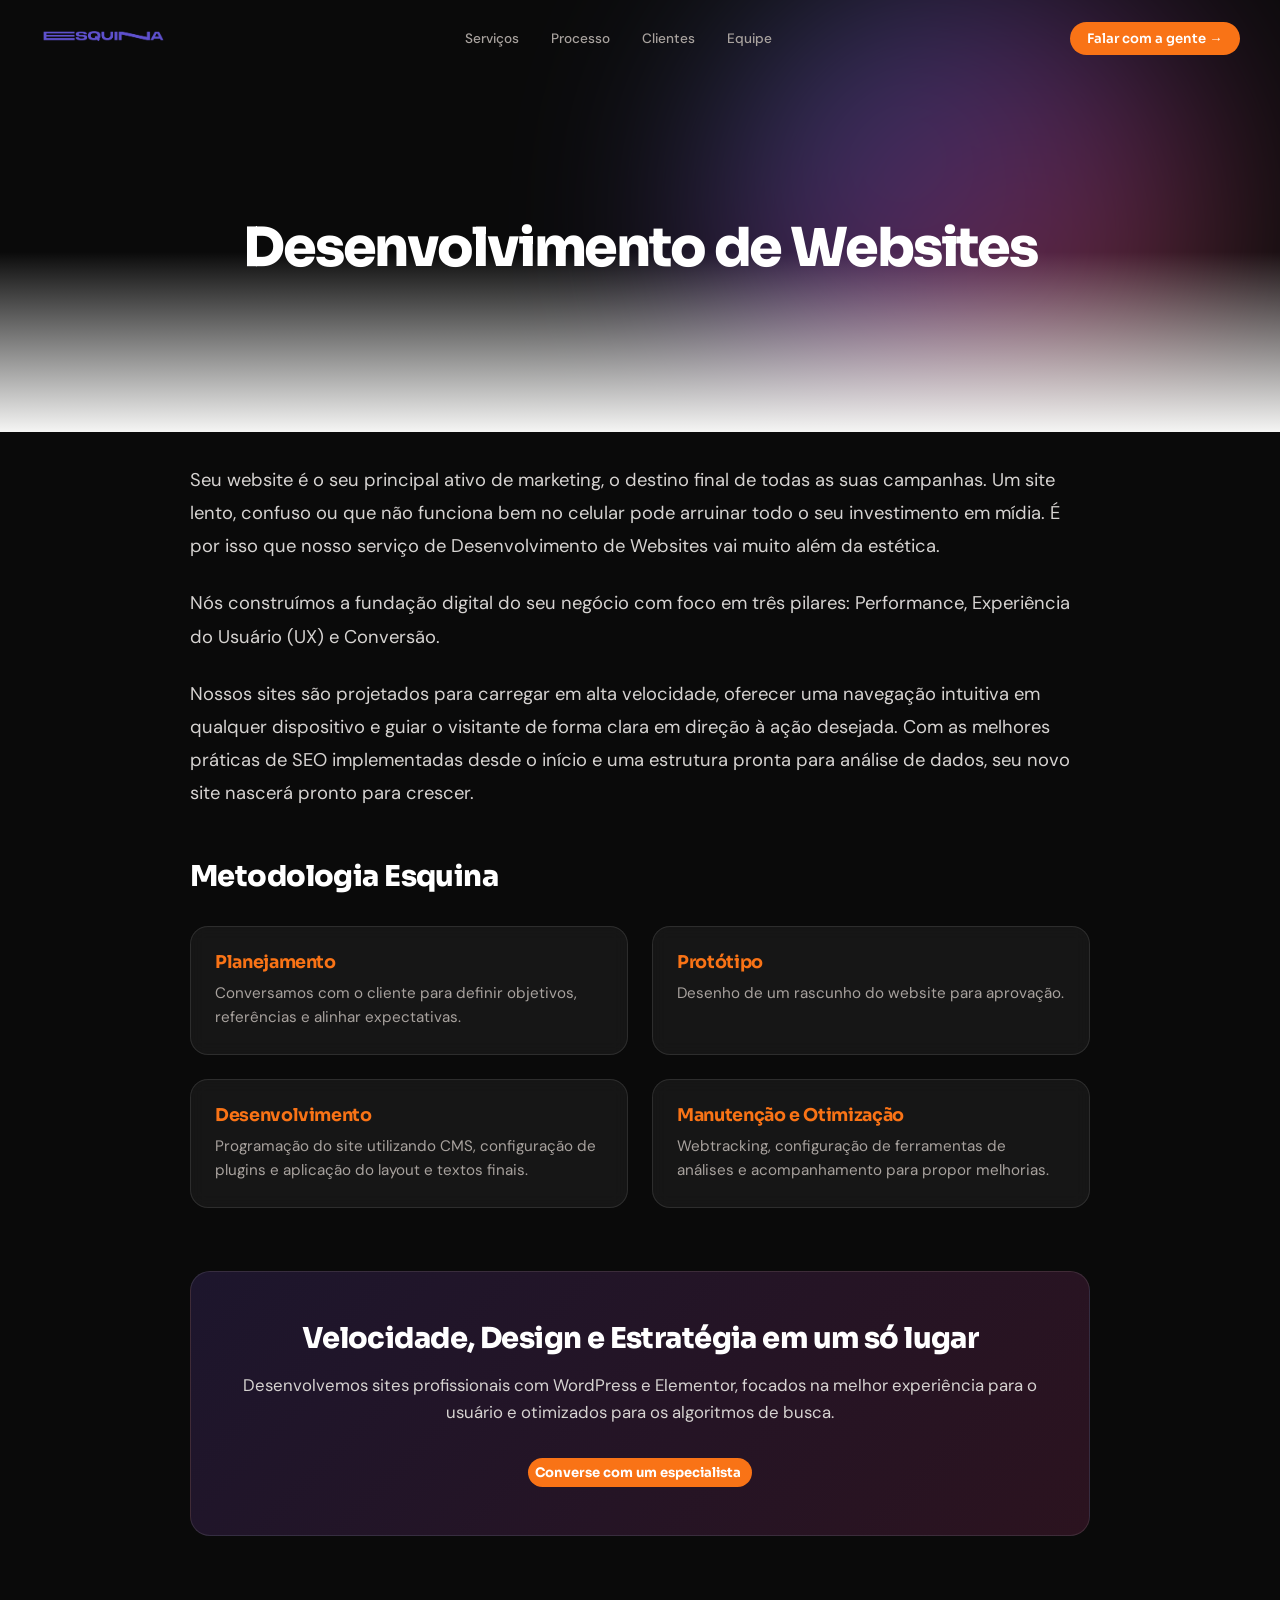
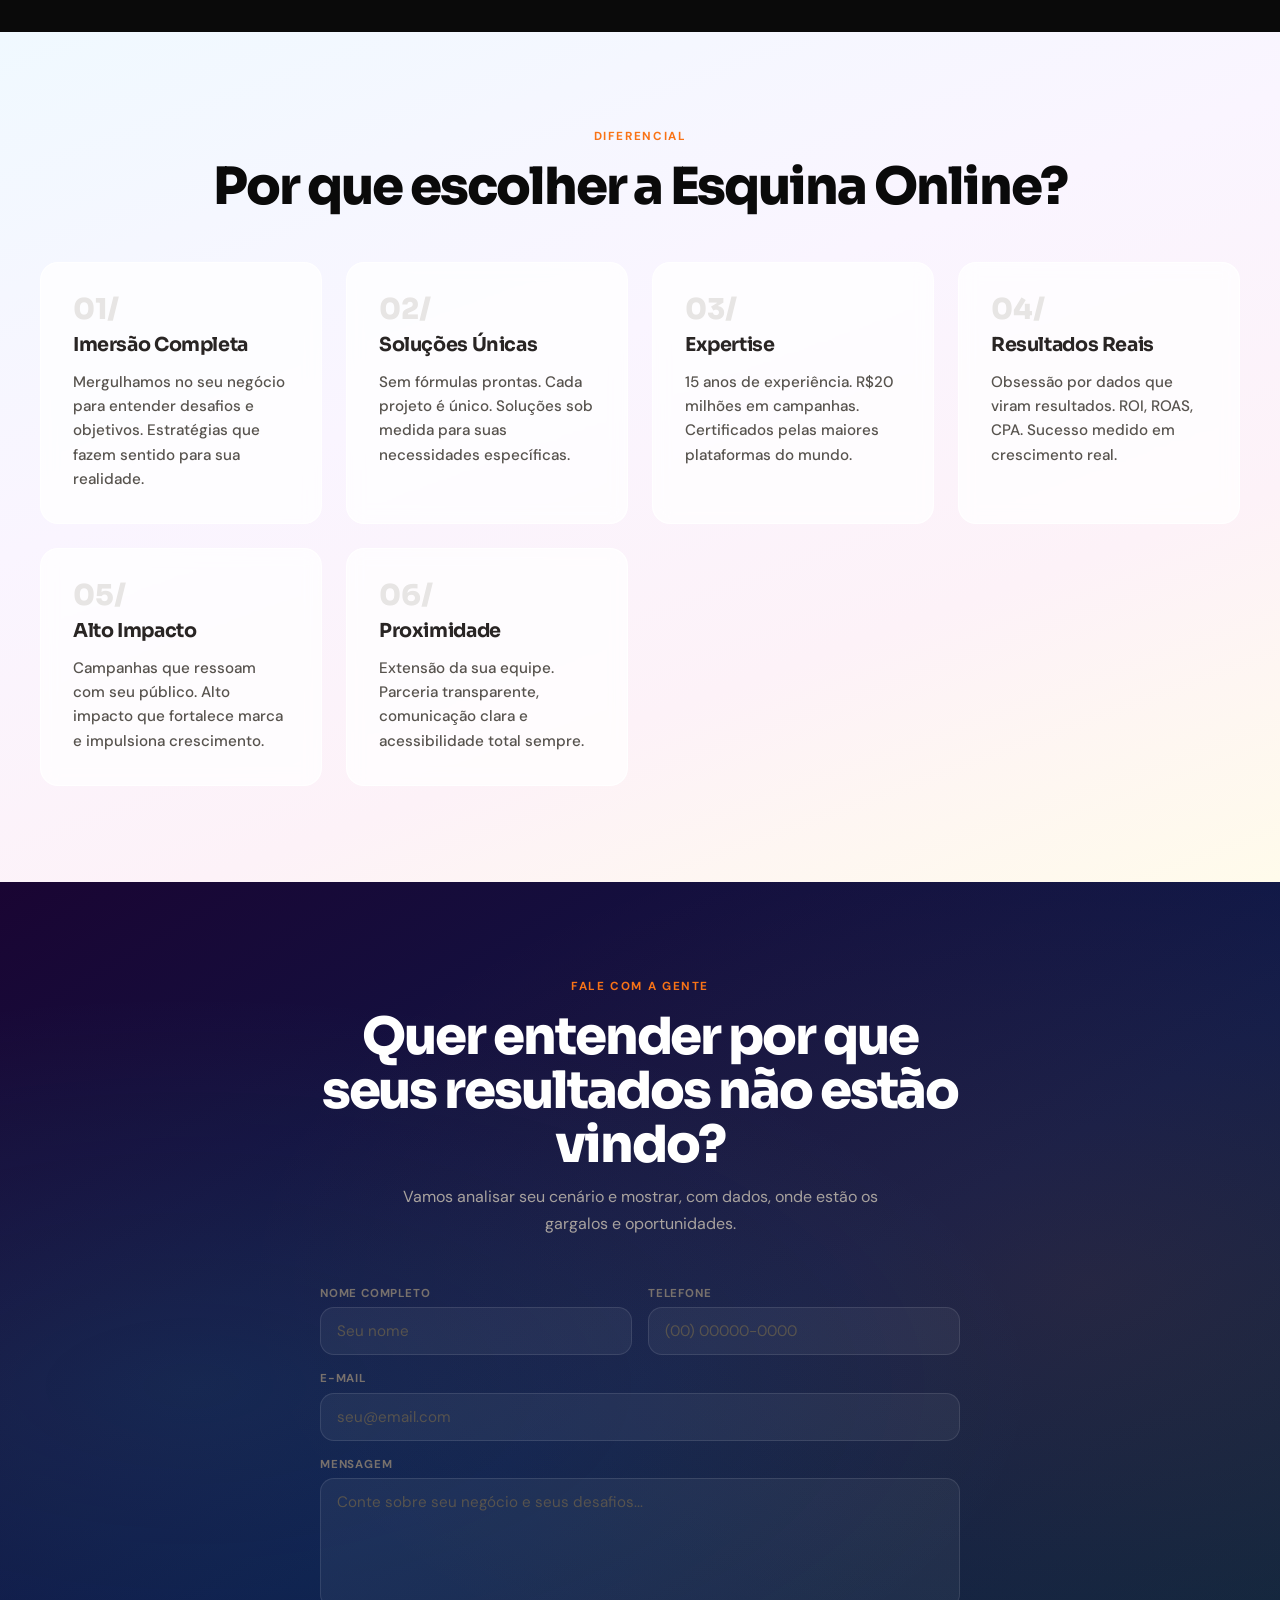
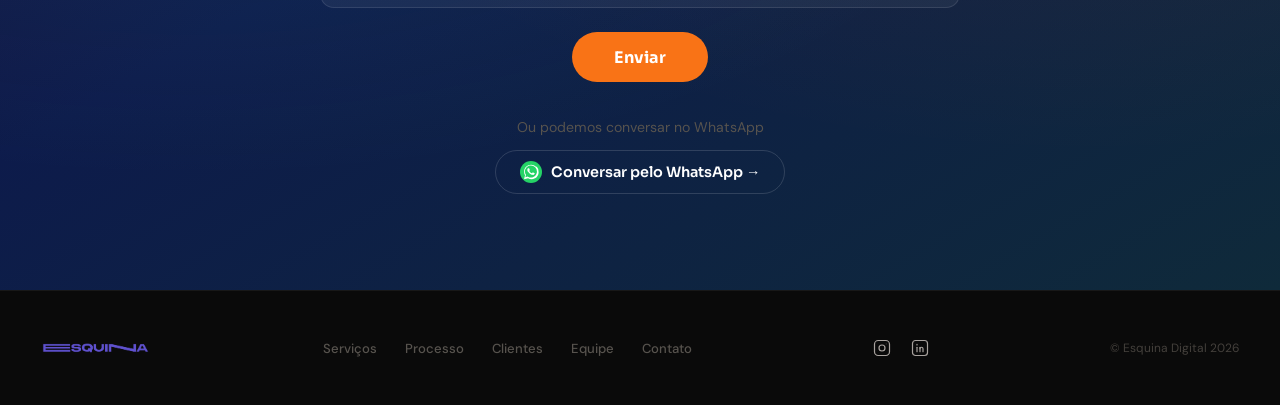
<file: desenvolvimento-de-websites.html>
<!DOCTYPE html>
<html lang="pt-BR">
<head>
<meta charset="UTF-8">
<meta name="viewport" content="width=device-width, initial-scale=1.0">
<meta name="description" content="Esquina Digital — Agência de Estratégia & Mídia Online. Mídia digital, dashboards, planejamento e performance com dados reais.">
<title>Esquina Digital — Estratégia & Mídia Online</title>
<!-- Preload do logo: recurso acima do fold, carrega antes do LCP -->
<link rel="preload" href="assets/logo.webp" as="image" type="image/webp">
<!-- Fonts: apenas os pesos usados + display=swap evita FOIT -->
<link rel="preconnect" href="https://fonts.googleapis.com">
<link rel="preconnect" href="https://fonts.gstatic.com" crossorigin>
<link href="https://fonts.googleapis.com/css2?family=Sora:wght@600;700;800&family=DM+Sans:wght@400;500&display=swap" rel="stylesheet">
<link rel="stylesheet" href="style.css">
</head>
<body>



<div class="cursor" id="cursor"></div>

<header id="header">
  <div class="logo"><a href="index.html#"><img src="assets/logo.webp" alt="Esquina Digital" class="logo-img" loading="eager" fetchpriority="high" width="120" height="32"></a></div>
  <nav>
    <a href="index.html#services">Serviços</a>
    <a href="index.html#process">Processo</a>
    <a href="index.html#clients">Clientes</a>
    <a href="index.html#team">Equipe</a>
  </nav>
  <a href="#contact" class="btn-hire">Falar com a gente&nbsp;→</a>
</header>

<main>
  <section class="hero" id="home" style="min-height: 48vh; padding: 10rem 2.5rem 4rem; position: relative; background: var(--black);">
    <div class="gradient-blob" style="width: 40vw; height: 40vw; opacity: 0.4;"></div>
    <div class="hero-inner" style="grid-template-columns: 1fr; text-align: center;">
      <div class="hero-text" style="align-items: center;">
        
        <h1 class="hero-headline" style="opacity:1; transform:none; animation:none; margin-bottom: 2rem;">
          <span class="hl-static" style="color: var(--white);">Desenvolvimento de Websites</span>
        </h1>
      </div>
    </div>
  </section>

  <section class="section" style="background: var(--black); padding-top: 2rem; position: relative;">
    <div class="hero-inner" style="grid-template-columns: 1fr; max-width: 900px; margin: 0 auto; display: block;">
      <div style="font-size: 1.15rem; line-height: 1.8; color: var(--g300); margin-bottom: 3rem; text-align: left;">
        <p style="margin-bottom: 1.5rem;">Seu website é o seu principal ativo de marketing, o destino final de todas as suas campanhas. Um site lento, confuso ou que não funciona bem no celular pode arruinar todo o seu investimento em mídia. É por isso que nosso serviço de Desenvolvimento de Websites vai muito além da estética.</p>
        <p style="margin-bottom: 1.5rem;">Nós construímos a fundação digital do seu negócio com foco em três pilares: Performance, Experiência do Usuário (UX) e Conversão.</p>
        <p>Nossos sites são projetados para carregar em alta velocidade, oferecer uma navegação intuitiva em qualquer dispositivo e guiar o visitante de forma clara em direção à ação desejada. Com as melhores práticas de SEO implementadas desde o início e uma estrutura pronta para análise de dados, seu novo site nascerá pronto para crescer.</p>
      </div>

      <div style="margin-bottom: 4rem;">
        <h3 style="font-family: var(--fd); font-size: 1.8rem; color: var(--white); margin-bottom: 2rem; font-weight: 800; letter-spacing: -0.02em;">Metodologia Esquina</h3>
        <div style="display: grid; grid-template-columns: 1fr 1fr; gap: 1.5rem;">
          <div class="process-step" style="opacity: 1; transform: none; flex-direction: column; gap: 0.5rem; align-items: flex-start; padding: 1.5rem; background: rgba(255,255,255,0.05); border-color: rgba(255,255,255,0.1);">
            <div class="step-text" style="width: 100%;">
              <h3 style="color: var(--orange); margin-bottom: 0.5rem; font-size: 1.1rem;">Planejamento</h3>
              <p style="font-size: 0.95rem; color: var(--g400); line-height: 1.6;">Conversamos com o cliente para definir objetivos, referências e alinhar expectativas.</p>
            </div>
          </div>
          <div class="process-step" style="opacity: 1; transform: none; flex-direction: column; gap: 0.5rem; align-items: flex-start; padding: 1.5rem; background: rgba(255,255,255,0.05); border-color: rgba(255,255,255,0.1);">
            <div class="step-text" style="width: 100%;">
              <h3 style="color: var(--orange); margin-bottom: 0.5rem; font-size: 1.1rem;">Protótipo</h3>
              <p style="font-size: 0.95rem; color: var(--g400); line-height: 1.6;">Desenho de um rascunho do website para aprovação.</p>
            </div>
          </div>
          <div class="process-step" style="opacity: 1; transform: none; flex-direction: column; gap: 0.5rem; align-items: flex-start; padding: 1.5rem; background: rgba(255,255,255,0.05); border-color: rgba(255,255,255,0.1);">
            <div class="step-text" style="width: 100%;">
              <h3 style="color: var(--orange); margin-bottom: 0.5rem; font-size: 1.1rem;">Desenvolvimento</h3>
              <p style="font-size: 0.95rem; color: var(--g400); line-height: 1.6;">Programação do site utilizando CMS, configuração de plugins e aplicação do layout e textos finais.</p>
            </div>
          </div>
          <div class="process-step" style="opacity: 1; transform: none; flex-direction: column; gap: 0.5rem; align-items: flex-start; padding: 1.5rem; background: rgba(255,255,255,0.05); border-color: rgba(255,255,255,0.1);">
            <div class="step-text" style="width: 100%;">
              <h3 style="color: var(--orange); margin-bottom: 0.5rem; font-size: 1.1rem;">Manutenção e Otimização</h3>
              <p style="font-size: 0.95rem; color: var(--g400); line-height: 1.6;">Webtracking, configuração de ferramentas de análises e acompanhamento para propor melhorias.</p>
            </div>
          </div>
        </div>
      </div>

      <div style="background: linear-gradient(135deg, rgba(139,92,246,.15) 0%, rgba(236,72,153,.15) 100%); border: 1px solid rgba(255,255,255,0.1); padding: 3rem; border-radius: 20px; text-align: center;">
        <h3 style="font-family: var(--fd); font-size: 1.8rem; color: var(--white); margin-bottom: 1rem; font-weight: 800; letter-spacing: -0.02em;">Velocidade, Design e Estratégia em um só lugar</h3>
        <p style="color: var(--g300); font-size: 1.05rem; line-height: 1.6; margin-bottom: 2rem;">Desenvolvemos sites profissionais com WordPress e Elementor, focados na melhor experiência para o usuário e otimizados para os algoritmos de busca.</p>
        <a href="#contact" class="btn-play" style="opacity:1; transform:none; animation:none; margin: 0 auto;">Converse com um especialista</a>
      </div>
    </div>
  </section>

<!-- BLOCO REPETIDO -->
<section class="section" id="why-us" style="background: linear-gradient(160deg,#f0f9ff 0%,#faf5ff 40%,#fdf2f8 70%,#fffbeb 100%); color: var(--black);">
  <div style="text-align: center; margin-bottom: 3rem;">
    <span class="section-label">Diferencial</span>
    <h2 class="section-title" style="color: var(--black);">Por que escolher a Esquina Online?</h2>
  </div>
  <div style="display: grid; grid-template-columns: repeat(auto-fit, minmax(280px, 1fr)); gap: 1.5rem; max-width: 1200px; margin: 0 auto;">
    
    <div class="process-step" style="opacity: 1; transform: none; flex-direction: column; gap: 0.5rem; align-items: flex-start; padding: 2rem;">
      <span class="step-num" style="min-width: auto; font-size: 1.8rem;">01/</span>
      <div class="step-text" style="width: 100%;">
        <h3 style="margin-bottom: 0.8rem; font-size: 1.2rem;">Imersão Completa</h3>
        <p style="font-size: 0.95rem; color: var(--g600); line-height: 1.6; font-family: var(--fb); font-weight: 500;">Mergulhamos no seu negócio para entender desafios e objetivos. Estratégias que fazem sentido para sua realidade.</p>
      </div>
    </div>

    <div class="process-step" style="opacity: 1; transform: none; flex-direction: column; gap: 0.5rem; align-items: flex-start; padding: 2rem;">
      <span class="step-num" style="min-width: auto; font-size: 1.8rem;">02/</span>
      <div class="step-text" style="width: 100%;">
        <h3 style="margin-bottom: 0.8rem; font-size: 1.2rem;">Soluções Únicas</h3>
        <p style="font-size: 0.95rem; color: var(--g600); line-height: 1.6; font-family: var(--fb); font-weight: 500;">Sem fórmulas prontas. Cada projeto é único. Soluções sob medida para suas necessidades específicas.</p>
      </div>
    </div>

    <div class="process-step" style="opacity: 1; transform: none; flex-direction: column; gap: 0.5rem; align-items: flex-start; padding: 2rem;">
      <span class="step-num" style="min-width: auto; font-size: 1.8rem;">03/</span>
      <div class="step-text" style="width: 100%;">
        <h3 style="margin-bottom: 0.8rem; font-size: 1.2rem;">Expertise</h3>
        <p style="font-size: 0.95rem; color: var(--g600); line-height: 1.6; font-family: var(--fb); font-weight: 500;">15 anos de experiência. R$20 milhões em campanhas. Certificados pelas maiores plataformas do mundo.</p>
      </div>
    </div>

    <div class="process-step" style="opacity: 1; transform: none; flex-direction: column; gap: 0.5rem; align-items: flex-start; padding: 2rem;">
      <span class="step-num" style="min-width: auto; font-size: 1.8rem;">04/</span>
      <div class="step-text" style="width: 100%;">
        <h3 style="margin-bottom: 0.8rem; font-size: 1.2rem;">Resultados Reais</h3>
        <p style="font-size: 0.95rem; color: var(--g600); line-height: 1.6; font-family: var(--fb); font-weight: 500;">Obsessão por dados que viram resultados. ROI, ROAS, CPA. Sucesso medido em crescimento real.</p>
      </div>
    </div>

    <div class="process-step" style="opacity: 1; transform: none; flex-direction: column; gap: 0.5rem; align-items: flex-start; padding: 2rem;">
      <span class="step-num" style="min-width: auto; font-size: 1.8rem;">05/</span>
      <div class="step-text" style="width: 100%;">
        <h3 style="margin-bottom: 0.8rem; font-size: 1.2rem;">Alto Impacto</h3>
        <p style="font-size: 0.95rem; color: var(--g600); line-height: 1.6; font-family: var(--fb); font-weight: 500;">Campanhas que ressoam com seu público. Alto impacto que fortalece marca e impulsiona crescimento.</p>
      </div>
    </div>

    <div class="process-step" style="opacity: 1; transform: none; flex-direction: column; gap: 0.5rem; align-items: flex-start; padding: 2rem;">
      <span class="step-num" style="min-width: auto; font-size: 1.8rem;">06/</span>
      <div class="step-text" style="width: 100%;">
        <h3 style="margin-bottom: 0.8rem; font-size: 1.2rem;">Proximidade</h3>
        <p style="font-size: 0.95rem; color: var(--g600); line-height: 1.6; font-family: var(--fb); font-weight: 500;">Extensão da sua equipe. Parceria transparente, comunicação clara e acessibilidade total sempre.</p>
      </div>
    </div>

  </div>
</section>
<!-- /BLOCO REPETIDO -->
<!-- 6. CONTATO -->
<section class="section" id="contact">
  <div class="contact-inner">
    <span class="section-label">Fale com a gente</span>
    <h2 class="section-title">Quer entender por que seus resultados não estão vindo?</h2>
    <p class="section-sub">Vamos analisar seu cenário e mostrar, com dados, onde estão os gargalos e oportunidades.</p>
    <form class="contact-form" id="contactForm" method="POST" name="contato" netlify netlify-honeypot="bot-field" action="/succes.html">
      <input type="hidden" name="form-name" value="contato">
      <p style="display:none"><label>Não preencha: <input name="bot-field"></label></p>
      <div class="form-row">
        <div class="form-group"><label for="nome">Nome completo</label><input type="text" id="nome" name="nome" placeholder="Seu nome" required></div>
        <div class="form-group"><label for="tel">Telefone</label><input type="tel" id="tel" name="telefone" placeholder="(00) 00000-0000"></div>
      </div>
      <div class="form-group"><label for="email">E-mail</label><input type="email" id="email" name="email" placeholder="seu@email.com" required></div>
      <div class="form-group"><label for="msg">Mensagem</label><textarea id="msg" name="mensagem" placeholder="Conte sobre seu negócio e seus desafios..."></textarea></div>
      <button type="submit" class="btn-submit">Enviar</button>
    </form>
    <div class="wa-divider">
      <p>Ou podemos conversar no WhatsApp</p>
      <a href="https://api.whatsapp.com/send/?phone=5571997213410&text&type=phone_number&app_absent=0" class="btn-whatsapp" target="_blank" rel="noopener">
        <svg class="wa-icon" viewBox="0 0 32 32" fill="none" xmlns="http://www.w3.org/2000/svg">
          <circle cx="16" cy="16" r="16" fill="#25D366"/>
          <path d="M23.472 8.516A10.46 10.46 0 0 0 16.02 5.5C10.476 5.5 5.963 10.01 5.96 15.557c-.001 1.86.487 3.674 1.413 5.272L5.875 26.5l5.808-1.523a10.52 10.52 0 0 0 5.33 1.437h.005c5.543 0 10.057-4.511 10.059-10.059a10.002 10.002 0 0 0-2.605-7.839zm-7.452 15.47h-.004a8.733 8.733 0 0 1-4.454-1.22l-.32-.19-3.447.904.921-3.362-.208-.344a8.713 8.713 0 0 1-1.337-4.665c.002-4.813 3.921-8.729 8.737-8.729a8.674 8.674 0 0 1 6.18 2.562 8.663 8.663 0 0 1 2.555 6.175c-.002 4.814-3.92 8.869-8.623 8.869zm4.791-6.542c-.263-.131-1.555-.767-1.796-.854-.241-.088-.416-.131-.591.131-.175.263-.678.854-.831 1.03-.153.175-.306.197-.569.066-.263-.132-1.11-.409-2.114-1.304-.781-.696-1.309-1.556-1.462-1.819-.153-.263-.016-.405.115-.536.118-.117.263-.306.394-.459.131-.153.175-.263.263-.438.087-.175.044-.328-.022-.459-.066-.131-.591-1.425-.81-1.95-.213-.512-.43-.443-.591-.451l-.504-.009c-.175 0-.459.066-.7.328-.24.263-.919.898-.919 2.19 0 1.293.941 2.541 1.072 2.716.131.175 1.85 2.825 4.483 3.962.627.271 1.116.433 1.497.554.629.2 1.202.172 1.655.104.505-.075 1.555-.636 1.775-1.25.219-.613.219-1.138.153-1.248-.065-.11-.24-.175-.503-.306z" fill="white"/>
        </svg>
        Conversar pelo WhatsApp →
      </a>
    </div>
  </div>
</section>

<!-- 7. FOOTER -->
</main>
    <footer>
  <img src="assets/logo.webp" alt="Esquina Digital" class="footer-logo-img" loading="lazy" width="105" height="28">
  <nav class="footer-links">
    <a href="index.html#services">Serviços</a>
    <a href="index.html#process">Processo</a>
    <a href="index.html#clients">Clientes</a>
    <a href="index.html#team">Equipe</a>
    <a href="index.html#contact">Contato</a>
  </nav>
  <!-- Redes sociais no footer -->
  <div class="footer-social">
    <a href="https://www.instagram.com/esquina.online/" class="social-icon" target="_blank" rel="noopener" aria-label="Instagram da Esquina Digital">
      <svg viewBox="0 0 24 24" fill="none" stroke="currentColor" stroke-width="1.6" stroke-linecap="round" stroke-linejoin="round"><rect x="2" y="2" width="20" height="20" rx="5" ry="5"/><circle cx="12" cy="12" r="4"/><circle cx="17.5" cy="6.5" r="0.5" fill="currentColor" stroke="none"/></svg>
    </a>
    <a href="https://www.linkedin.com/company/esquinaonline" class="social-icon" target="_blank" rel="noopener" aria-label="LinkedIn da Esquina Digital">
      <svg viewBox="0 0 24 24" fill="none" stroke="currentColor" stroke-width="1.6" stroke-linecap="round" stroke-linejoin="round"><rect x="2" y="2" width="20" height="20" rx="4" ry="4"/><line x1="8" y1="11" x2="8" y2="17"/><line x1="8" y1="7" x2="8" y2="8"/><path d="M12 17v-4a2 2 0 0 1 4 0v4"/><line x1="12" y1="11" x2="12" y2="13"/></svg>
    </a>
  </div>
  <p class="footer-copy">© Esquina Digital 2026</p>
</footer>

<script src="main.js"></script>
</body>
</html>
</file>
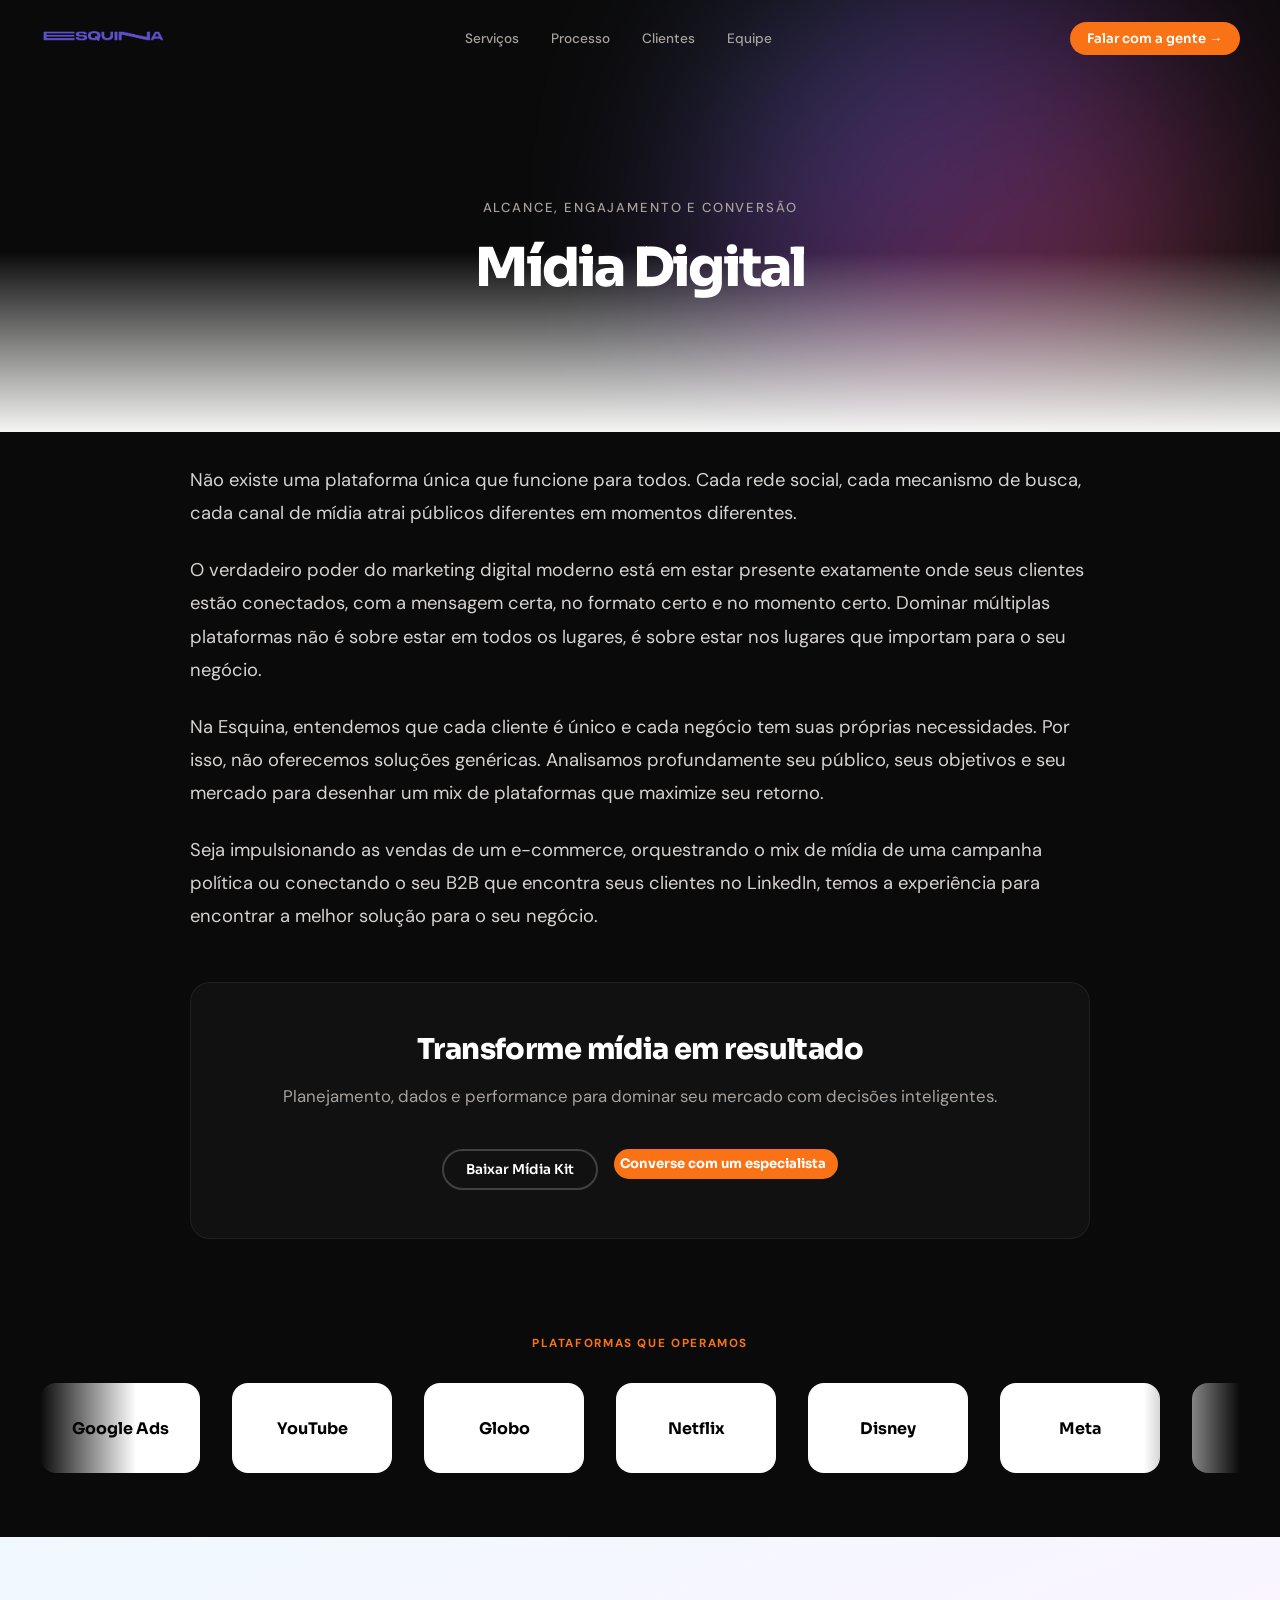
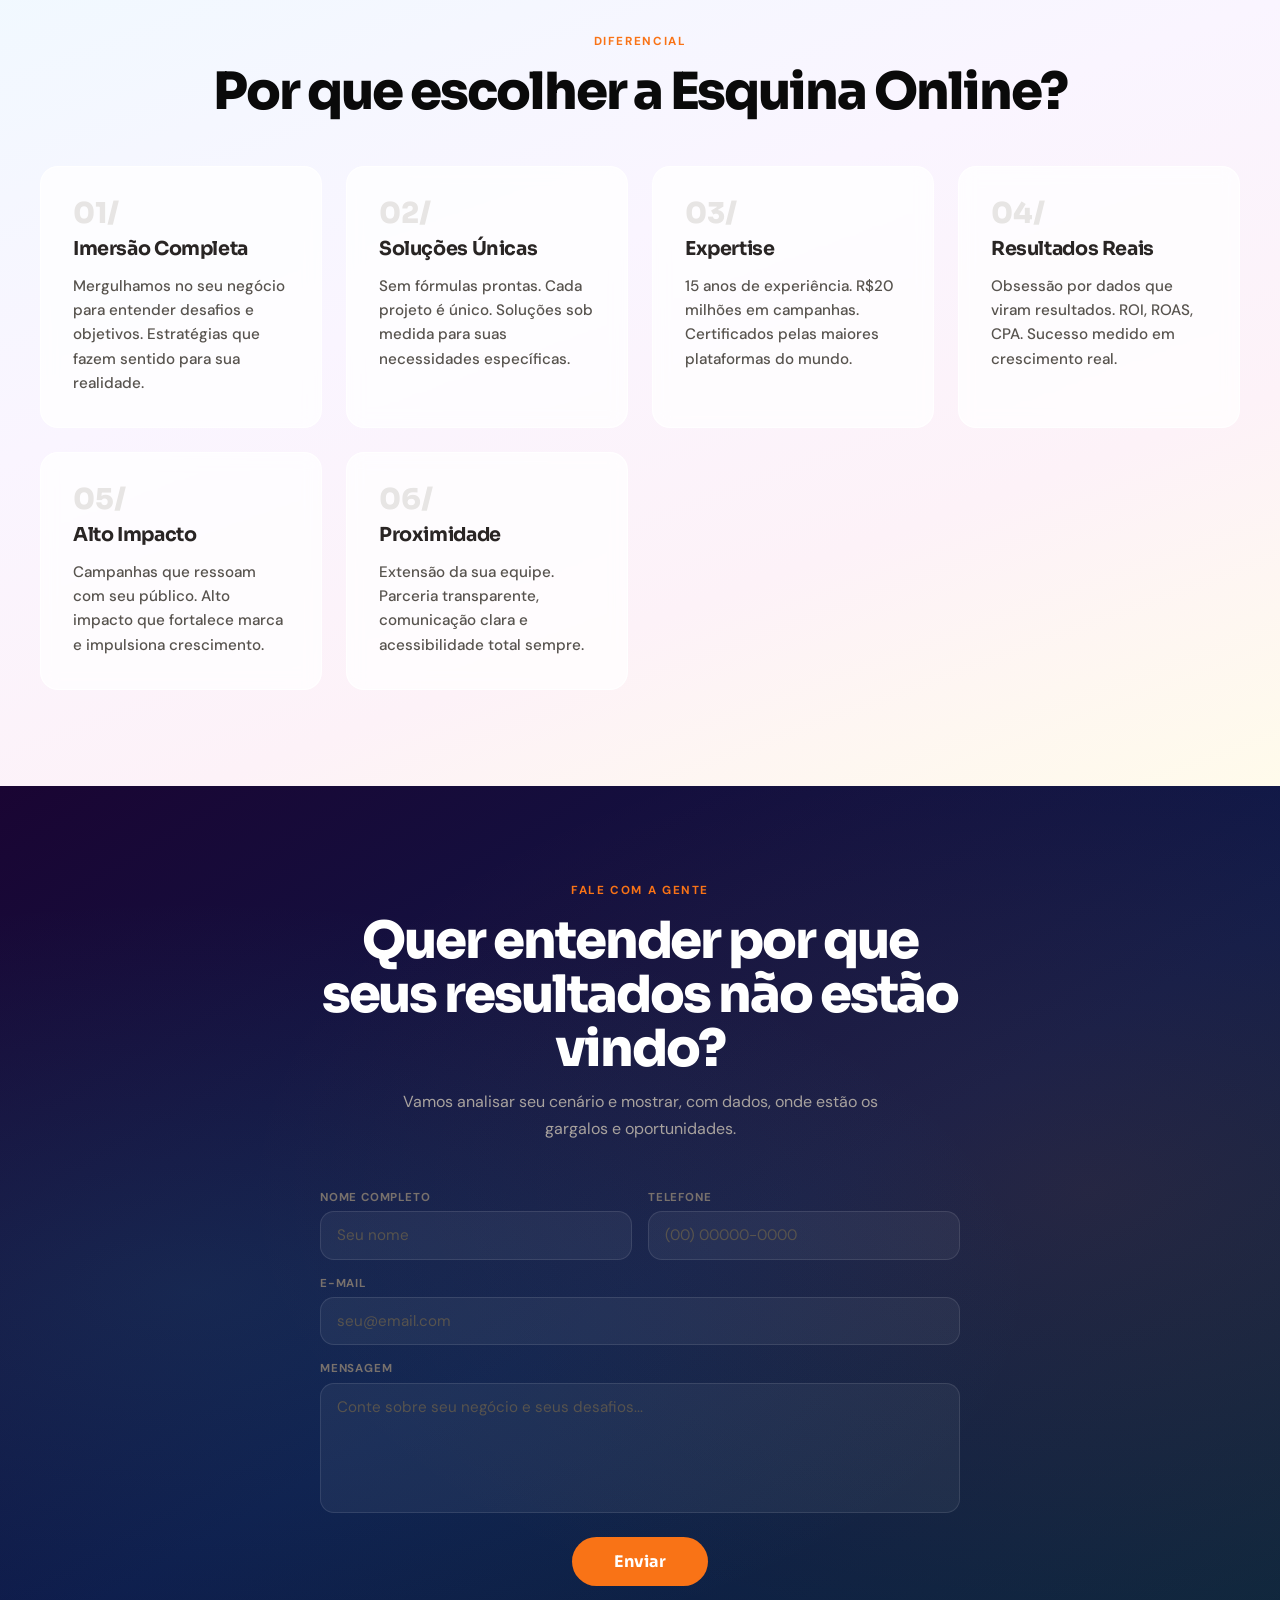
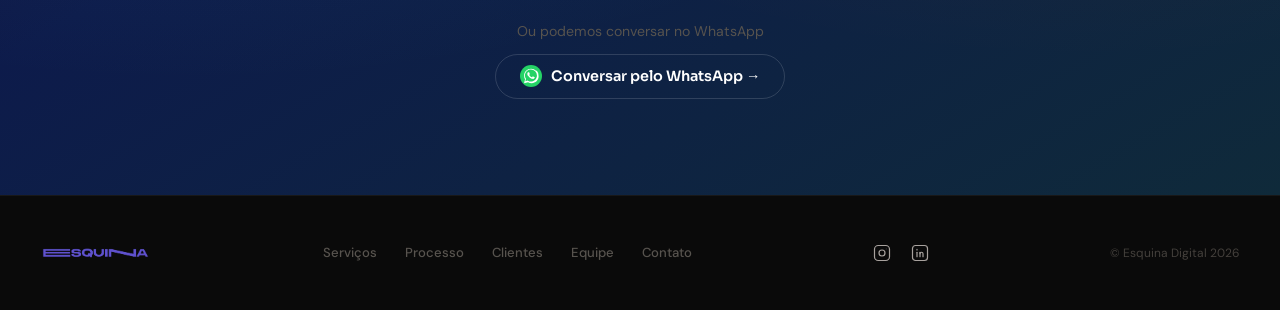
<file: midia-digital.html>
<!DOCTYPE html>
<html lang="pt-BR">
<head>
<meta charset="UTF-8">
<meta name="viewport" content="width=device-width, initial-scale=1.0">
<meta name="description" content="Esquina Digital — Agência de Estratégia & Mídia Online. Mídia digital, dashboards, planejamento e performance com dados reais.">
<title>Esquina Digital — Estratégia & Mídia Online</title>
<!-- Preload do logo: recurso acima do fold, carrega antes do LCP -->
<link rel="preload" href="assets/logo.webp" as="image" type="image/webp">
<!-- Fonts: apenas os pesos usados + display=swap evita FOIT -->
<link rel="preconnect" href="https://fonts.googleapis.com">
<link rel="preconnect" href="https://fonts.gstatic.com" crossorigin>
<link href="https://fonts.googleapis.com/css2?family=Sora:wght@600;700;800&family=DM+Sans:wght@400;500&display=swap" rel="stylesheet">
<link rel="stylesheet" href="style.css">
</head>
<body>



<div class="cursor" id="cursor"></div>

<header id="header">
  <div class="logo"><a href="index.html#"><img src="assets/logo.webp" alt="Esquina Digital" class="logo-img" loading="eager" fetchpriority="high" width="120" height="32"></a></div>
  <nav>
    <a href="index.html#services">Serviços</a>
    <a href="index.html#process">Processo</a>
    <a href="index.html#clients">Clientes</a>
    <a href="index.html#team">Equipe</a>
  </nav>
  <a href="#contact" class="btn-hire">Falar com a gente&nbsp;→</a>
</header>

<main>
  <section class="hero" id="home" style="min-height: 48vh; padding: 10rem 2.5rem 4rem; position: relative; background: var(--black);">
    <div class="gradient-blob" style="width: 40vw; height: 40vw; opacity: 0.4;"></div>
    <div class="hero-inner" style="grid-template-columns: 1fr; text-align: center;">
      <div class="hero-text" style="align-items: center;">
        <p class="hero-eyebrow" style="opacity:1; transform:none; animation:none; color: var(--g400);">Alcance, Engajamento e Conversão</p>
        <h1 class="hero-headline" style="opacity:1; transform:none; animation:none; margin-bottom: 2rem;">
          <span class="hl-static" style="color: var(--white);">Mídia Digital</span>
        </h1>
      </div>
    </div>
  </section>

  <section class="section" style="background: var(--black); padding-top: 2rem; position: relative;">
    <div class="hero-inner" style="grid-template-columns: 1fr; max-width: 900px; margin: 0 auto; display: block;">
      <div style="font-size: 1.15rem; line-height: 1.8; color: var(--g300); margin-bottom: 3rem; text-align: left;">
        <p style="margin-bottom: 1.5rem;">Não existe uma plataforma única que funcione para todos. Cada rede social, cada mecanismo de busca, cada canal de mídia atrai públicos diferentes em momentos diferentes.</p>
        <p style="margin-bottom: 1.5rem;">O verdadeiro poder do marketing digital moderno está em estar presente exatamente onde seus clientes estão conectados, com a mensagem certa, no formato certo e no momento certo. Dominar múltiplas plataformas não é sobre estar em todos os lugares, é sobre estar nos lugares que importam para o seu negócio.</p>
        <p style="margin-bottom: 1.5rem;">Na Esquina, entendemos que cada cliente é único e cada negócio tem suas próprias necessidades. Por isso, não oferecemos soluções genéricas. Analisamos profundamente seu público, seus objetivos e seu mercado para desenhar um mix de plataformas que maximize seu retorno.</p>
        <p>Seja impulsionando as vendas de um e-commerce, orquestrando o mix de mídia de uma campanha política ou conectando o seu B2B que encontra seus clientes no LinkedIn, temos a experiência para encontrar a melhor solução para o seu negócio.</p>
      </div>

      <div style="background: rgba(255,255,255,0.03); border: 1px solid rgba(255,255,255,0.06); padding: 3rem; border-radius: 20px; text-align: center;">
        <h3 style="font-family: var(--fd); font-size: 1.8rem; color: var(--white); margin-bottom: 1rem; font-weight: 800; letter-spacing: -0.02em;">Transforme mídia em resultado</h3>
        <p style="color: var(--g400); font-size: 1.05rem; margin-bottom: 2.5rem; line-height: 1.6;">Planejamento, dados e performance para dominar seu mercado com decisões inteligentes.</p>
        
        <div style="display: flex; gap: 1rem; justify-content: center; flex-wrap: wrap;">
          <a href="#" class="btn-outline" style="border-color: rgba(255,255,255,0.2); color: var(--white);">Baixar Mídia Kit</a>
          <a href="#contact" class="btn-play" style="opacity:1; transform:none; animation:none;">Converse com um especialista</a>
        </div>
      </div>
    </div>
  </section>

  <section class="section" id="clients" style="padding-top: 0; padding-bottom: 4rem;">
    <span class="section-label" style="text-align: center;">Plataformas que Operamos</span>
    <div class="carousel-track-wrap" style="margin-top: 2rem;">
      <div class="carousel-track">
        <div class="client-logo" style="color: black; font-weight: bold; font-family: var(--fd);">Google Ads</div>
        <div class="client-logo" style="color: black; font-weight: bold; font-family: var(--fd);">YouTube</div>
        <div class="client-logo" style="color: black; font-weight: bold; font-family: var(--fd);">Globo</div>
        <div class="client-logo" style="color: black; font-weight: bold; font-family: var(--fd);">Netflix</div>
        <div class="client-logo" style="color: black; font-weight: bold; font-family: var(--fd);">Disney</div>
        <div class="client-logo" style="color: black; font-weight: bold; font-family: var(--fd);">Meta</div>
        <div class="client-logo" style="color: black; font-weight: bold; font-family: var(--fd);">Spotify</div>
        <div class="client-logo" style="color: black; font-weight: bold; font-family: var(--fd);">TikTok</div>
        <div class="client-logo" style="color: black; font-weight: bold; font-family: var(--fd);">Kwai</div>
        <div class="client-logo" style="color: black; font-weight: bold; font-family: var(--fd);">LinkedIn</div>
        <div class="client-logo" style="color: black; font-weight: bold; font-family: var(--fd);">X</div>
        
        <!-- Repetição para o loop contínuo -->
        <div class="client-logo" style="color: black; font-weight: bold; font-family: var(--fd);">Google Ads</div>
        <div class="client-logo" style="color: black; font-weight: bold; font-family: var(--fd);">YouTube</div>
        <div class="client-logo" style="color: black; font-weight: bold; font-family: var(--fd);">Globo</div>
        <div class="client-logo" style="color: black; font-weight: bold; font-family: var(--fd);">Netflix</div>
        <div class="client-logo" style="color: black; font-weight: bold; font-family: var(--fd);">Disney</div>
        <div class="client-logo" style="color: black; font-weight: bold; font-family: var(--fd);">Meta</div>
        <div class="client-logo" style="color: black; font-weight: bold; font-family: var(--fd);">Spotify</div>
        <div class="client-logo" style="color: black; font-weight: bold; font-family: var(--fd);">TikTok</div>
        <div class="client-logo" style="color: black; font-weight: bold; font-family: var(--fd);">Kwai</div>
        <div class="client-logo" style="color: black; font-weight: bold; font-family: var(--fd);">LinkedIn</div>
        <div class="client-logo" style="color: black; font-weight: bold; font-family: var(--fd);">X</div>
      </div>
    </div>
  </section>

<!-- BLOCO REPETIDO -->
<section class="section" id="why-us" style="background: linear-gradient(160deg,#f0f9ff 0%,#faf5ff 40%,#fdf2f8 70%,#fffbeb 100%); color: var(--black);">
  <div style="text-align: center; margin-bottom: 3rem;">
    <span class="section-label">Diferencial</span>
    <h2 class="section-title" style="color: var(--black);">Por que escolher a Esquina Online?</h2>
  </div>
  <div style="display: grid; grid-template-columns: repeat(auto-fit, minmax(280px, 1fr)); gap: 1.5rem; max-width: 1200px; margin: 0 auto;">
    
    <div class="process-step" style="opacity: 1; transform: none; flex-direction: column; gap: 0.5rem; align-items: flex-start; padding: 2rem;">
      <span class="step-num" style="min-width: auto; font-size: 1.8rem;">01/</span>
      <div class="step-text" style="width: 100%;">
        <h3 style="margin-bottom: 0.8rem; font-size: 1.2rem;">Imersão Completa</h3>
        <p style="font-size: 0.95rem; color: var(--g600); line-height: 1.6; font-family: var(--fb); font-weight: 500;">Mergulhamos no seu negócio para entender desafios e objetivos. Estratégias que fazem sentido para sua realidade.</p>
      </div>
    </div>

    <div class="process-step" style="opacity: 1; transform: none; flex-direction: column; gap: 0.5rem; align-items: flex-start; padding: 2rem;">
      <span class="step-num" style="min-width: auto; font-size: 1.8rem;">02/</span>
      <div class="step-text" style="width: 100%;">
        <h3 style="margin-bottom: 0.8rem; font-size: 1.2rem;">Soluções Únicas</h3>
        <p style="font-size: 0.95rem; color: var(--g600); line-height: 1.6; font-family: var(--fb); font-weight: 500;">Sem fórmulas prontas. Cada projeto é único. Soluções sob medida para suas necessidades específicas.</p>
      </div>
    </div>

    <div class="process-step" style="opacity: 1; transform: none; flex-direction: column; gap: 0.5rem; align-items: flex-start; padding: 2rem;">
      <span class="step-num" style="min-width: auto; font-size: 1.8rem;">03/</span>
      <div class="step-text" style="width: 100%;">
        <h3 style="margin-bottom: 0.8rem; font-size: 1.2rem;">Expertise</h3>
        <p style="font-size: 0.95rem; color: var(--g600); line-height: 1.6; font-family: var(--fb); font-weight: 500;">15 anos de experiência. R$20 milhões em campanhas. Certificados pelas maiores plataformas do mundo.</p>
      </div>
    </div>

    <div class="process-step" style="opacity: 1; transform: none; flex-direction: column; gap: 0.5rem; align-items: flex-start; padding: 2rem;">
      <span class="step-num" style="min-width: auto; font-size: 1.8rem;">04/</span>
      <div class="step-text" style="width: 100%;">
        <h3 style="margin-bottom: 0.8rem; font-size: 1.2rem;">Resultados Reais</h3>
        <p style="font-size: 0.95rem; color: var(--g600); line-height: 1.6; font-family: var(--fb); font-weight: 500;">Obsessão por dados que viram resultados. ROI, ROAS, CPA. Sucesso medido em crescimento real.</p>
      </div>
    </div>

    <div class="process-step" style="opacity: 1; transform: none; flex-direction: column; gap: 0.5rem; align-items: flex-start; padding: 2rem;">
      <span class="step-num" style="min-width: auto; font-size: 1.8rem;">05/</span>
      <div class="step-text" style="width: 100%;">
        <h3 style="margin-bottom: 0.8rem; font-size: 1.2rem;">Alto Impacto</h3>
        <p style="font-size: 0.95rem; color: var(--g600); line-height: 1.6; font-family: var(--fb); font-weight: 500;">Campanhas que ressoam com seu público. Alto impacto que fortalece marca e impulsiona crescimento.</p>
      </div>
    </div>

    <div class="process-step" style="opacity: 1; transform: none; flex-direction: column; gap: 0.5rem; align-items: flex-start; padding: 2rem;">
      <span class="step-num" style="min-width: auto; font-size: 1.8rem;">06/</span>
      <div class="step-text" style="width: 100%;">
        <h3 style="margin-bottom: 0.8rem; font-size: 1.2rem;">Proximidade</h3>
        <p style="font-size: 0.95rem; color: var(--g600); line-height: 1.6; font-family: var(--fb); font-weight: 500;">Extensão da sua equipe. Parceria transparente, comunicação clara e acessibilidade total sempre.</p>
      </div>
    </div>

  </div>
</section>
<!-- /BLOCO REPETIDO -->
<!-- 6. CONTATO -->
<section class="section" id="contact">
  <div class="contact-inner">
    <span class="section-label">Fale com a gente</span>
    <h2 class="section-title">Quer entender por que seus resultados não estão vindo?</h2>
    <p class="section-sub">Vamos analisar seu cenário e mostrar, com dados, onde estão os gargalos e oportunidades.</p>
    <form class="contact-form" id="contactForm" method="POST" name="contato" netlify netlify-honeypot="bot-field" action="/succes.html">
      <input type="hidden" name="form-name" value="contato">
      <p style="display:none"><label>Não preencha: <input name="bot-field"></label></p>
      <div class="form-row">
        <div class="form-group"><label for="nome">Nome completo</label><input type="text" id="nome" name="nome" placeholder="Seu nome" required></div>
        <div class="form-group"><label for="tel">Telefone</label><input type="tel" id="tel" name="telefone" placeholder="(00) 00000-0000"></div>
      </div>
      <div class="form-group"><label for="email">E-mail</label><input type="email" id="email" name="email" placeholder="seu@email.com" required></div>
      <div class="form-group"><label for="msg">Mensagem</label><textarea id="msg" name="mensagem" placeholder="Conte sobre seu negócio e seus desafios..."></textarea></div>
      <button type="submit" class="btn-submit">Enviar</button>
    </form>
    <div class="wa-divider">
      <p>Ou podemos conversar no WhatsApp</p>
      <a href="https://api.whatsapp.com/send/?phone=5571997213410&text&type=phone_number&app_absent=0" class="btn-whatsapp" target="_blank" rel="noopener">
        <svg class="wa-icon" viewBox="0 0 32 32" fill="none" xmlns="http://www.w3.org/2000/svg">
          <circle cx="16" cy="16" r="16" fill="#25D366"/>
          <path d="M23.472 8.516A10.46 10.46 0 0 0 16.02 5.5C10.476 5.5 5.963 10.01 5.96 15.557c-.001 1.86.487 3.674 1.413 5.272L5.875 26.5l5.808-1.523a10.52 10.52 0 0 0 5.33 1.437h.005c5.543 0 10.057-4.511 10.059-10.059a10.002 10.002 0 0 0-2.605-7.839zm-7.452 15.47h-.004a8.733 8.733 0 0 1-4.454-1.22l-.32-.19-3.447.904.921-3.362-.208-.344a8.713 8.713 0 0 1-1.337-4.665c.002-4.813 3.921-8.729 8.737-8.729a8.674 8.674 0 0 1 6.18 2.562 8.663 8.663 0 0 1 2.555 6.175c-.002 4.814-3.92 8.869-8.623 8.869zm4.791-6.542c-.263-.131-1.555-.767-1.796-.854-.241-.088-.416-.131-.591.131-.175.263-.678.854-.831 1.03-.153.175-.306.197-.569.066-.263-.132-1.11-.409-2.114-1.304-.781-.696-1.309-1.556-1.462-1.819-.153-.263-.016-.405.115-.536.118-.117.263-.306.394-.459.131-.153.175-.263.263-.438.087-.175.044-.328-.022-.459-.066-.131-.591-1.425-.81-1.95-.213-.512-.43-.443-.591-.451l-.504-.009c-.175 0-.459.066-.7.328-.24.263-.919.898-.919 2.19 0 1.293.941 2.541 1.072 2.716.131.175 1.85 2.825 4.483 3.962.627.271 1.116.433 1.497.554.629.2 1.202.172 1.655.104.505-.075 1.555-.636 1.775-1.25.219-.613.219-1.138.153-1.248-.065-.11-.24-.175-.503-.306z" fill="white"/>
        </svg>
        Conversar pelo WhatsApp →
      </a>
    </div>
  </div>
</section>

<!-- 7. FOOTER -->
</main>
    <footer>
  <img src="assets/logo.webp" alt="Esquina Digital" class="footer-logo-img" loading="lazy" width="105" height="28">
  <nav class="footer-links">
    <a href="index.html#services">Serviços</a>
    <a href="index.html#process">Processo</a>
    <a href="index.html#clients">Clientes</a>
    <a href="index.html#team">Equipe</a>
    <a href="index.html#contact">Contato</a>
  </nav>
  <!-- Redes sociais no footer -->
  <div class="footer-social">
    <a href="https://www.instagram.com/esquina.online/" class="social-icon" target="_blank" rel="noopener" aria-label="Instagram da Esquina Digital">
      <svg viewBox="0 0 24 24" fill="none" stroke="currentColor" stroke-width="1.6" stroke-linecap="round" stroke-linejoin="round"><rect x="2" y="2" width="20" height="20" rx="5" ry="5"/><circle cx="12" cy="12" r="4"/><circle cx="17.5" cy="6.5" r="0.5" fill="currentColor" stroke="none"/></svg>
    </a>
    <a href="https://www.linkedin.com/company/esquinaonline" class="social-icon" target="_blank" rel="noopener" aria-label="LinkedIn da Esquina Digital">
      <svg viewBox="0 0 24 24" fill="none" stroke="currentColor" stroke-width="1.6" stroke-linecap="round" stroke-linejoin="round"><rect x="2" y="2" width="20" height="20" rx="4" ry="4"/><line x1="8" y1="11" x2="8" y2="17"/><line x1="8" y1="7" x2="8" y2="8"/><path d="M12 17v-4a2 2 0 0 1 4 0v4"/><line x1="12" y1="11" x2="12" y2="13"/></svg>
    </a>
  </div>
  <p class="footer-copy">© Esquina Digital 2026</p>
</footer>

<script src="main.js"></script>
</body>
</html>
</file>
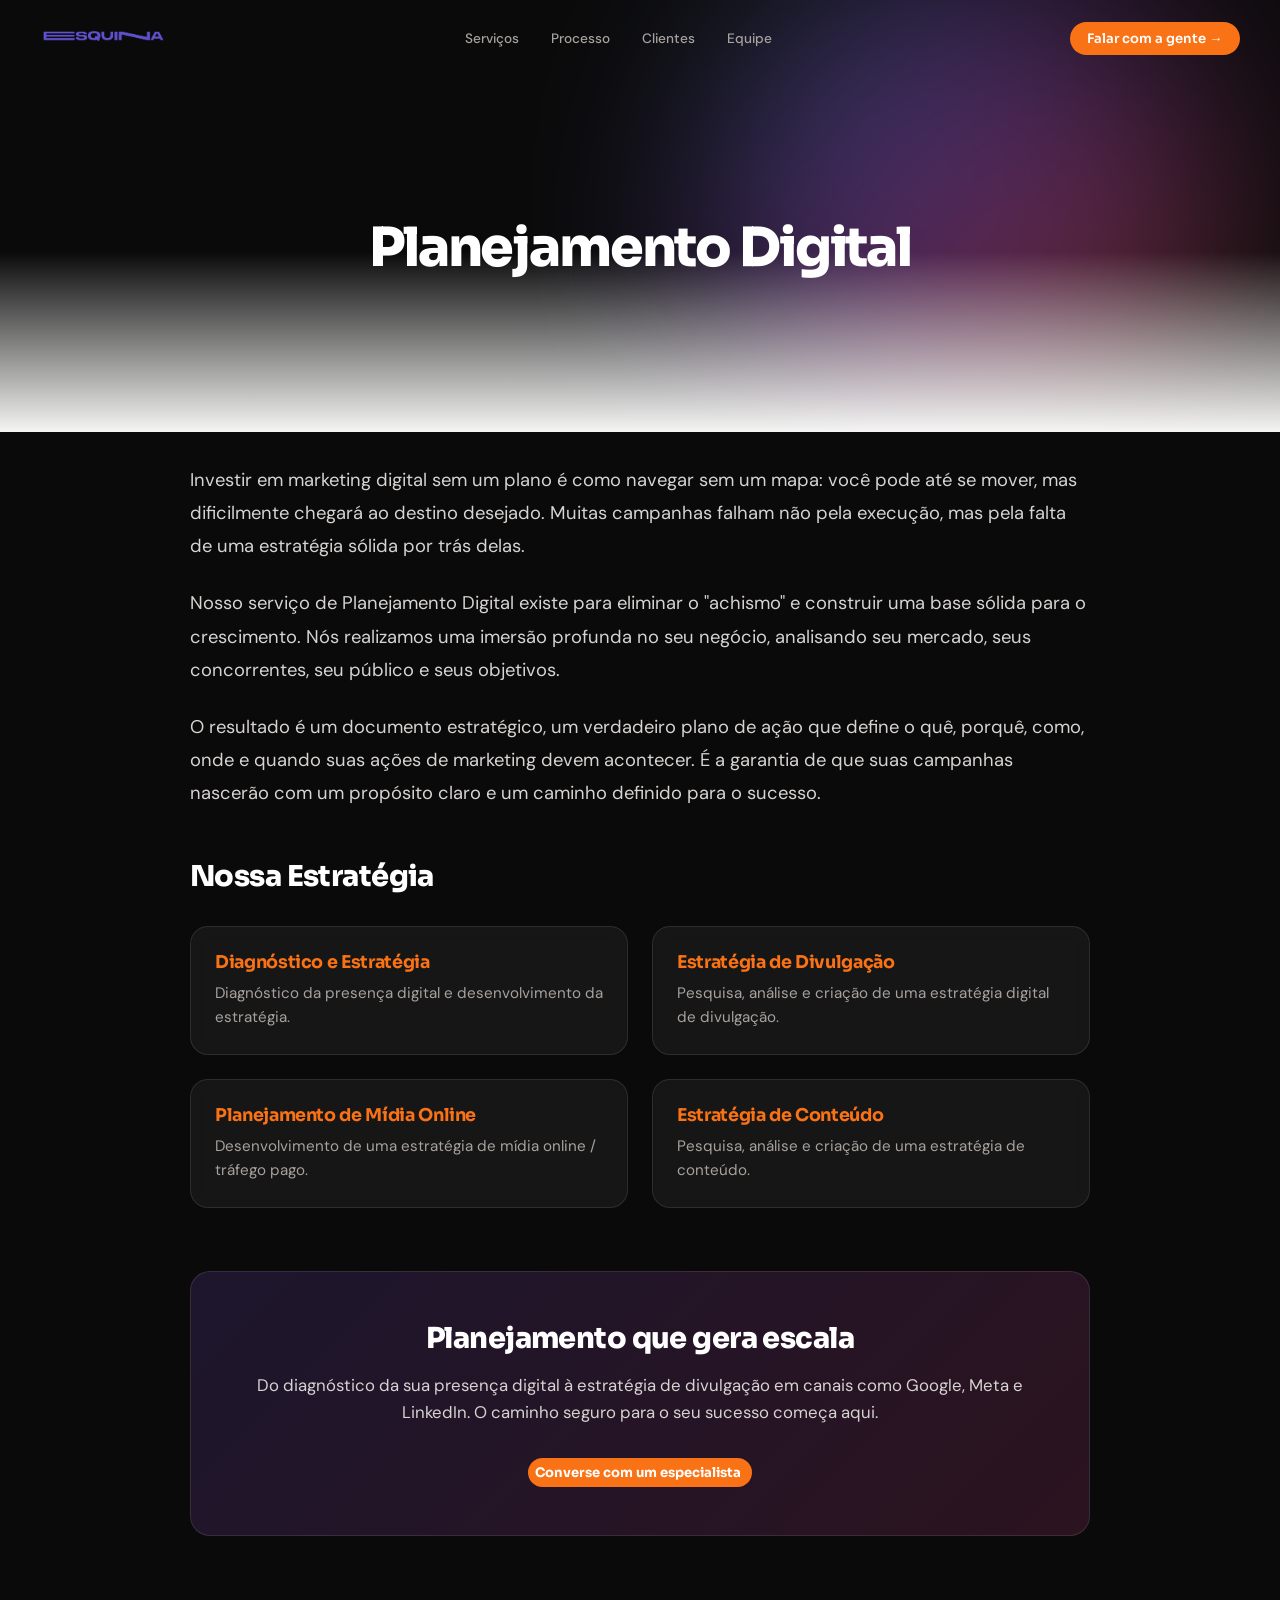
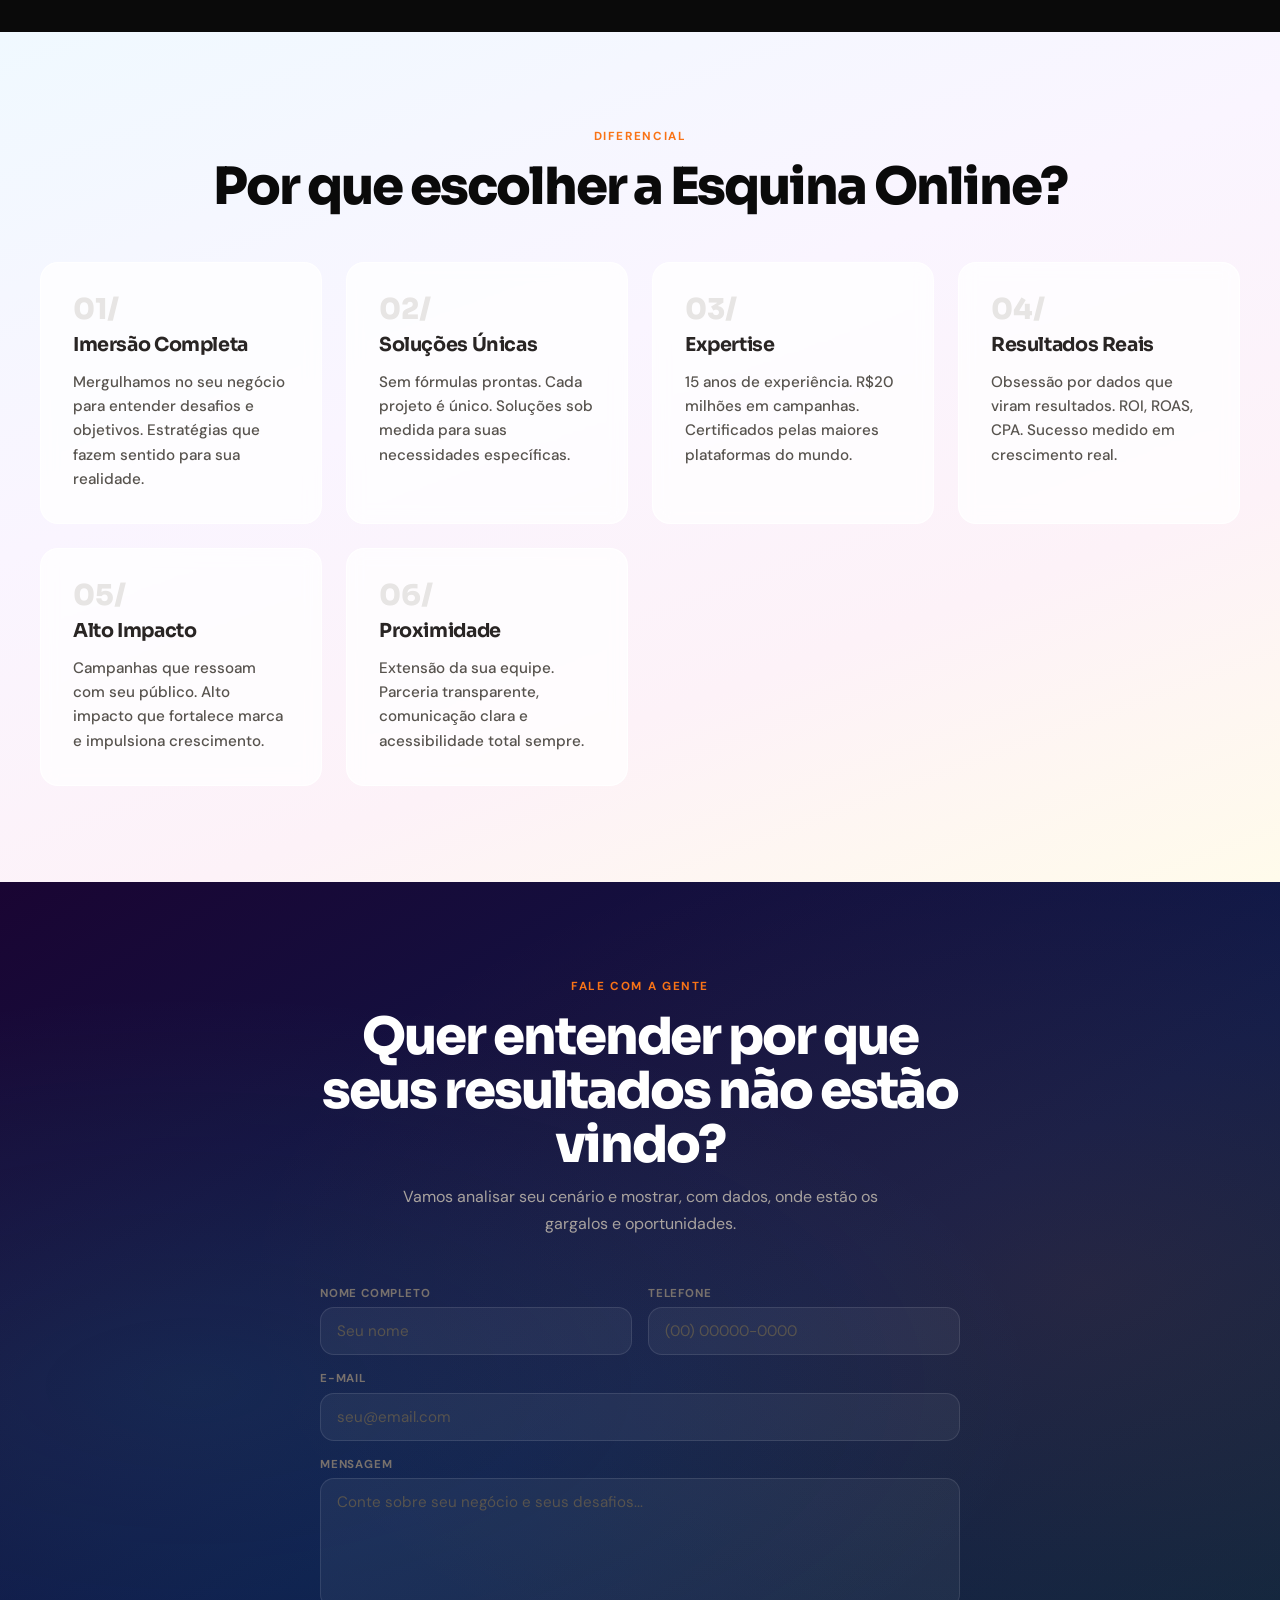
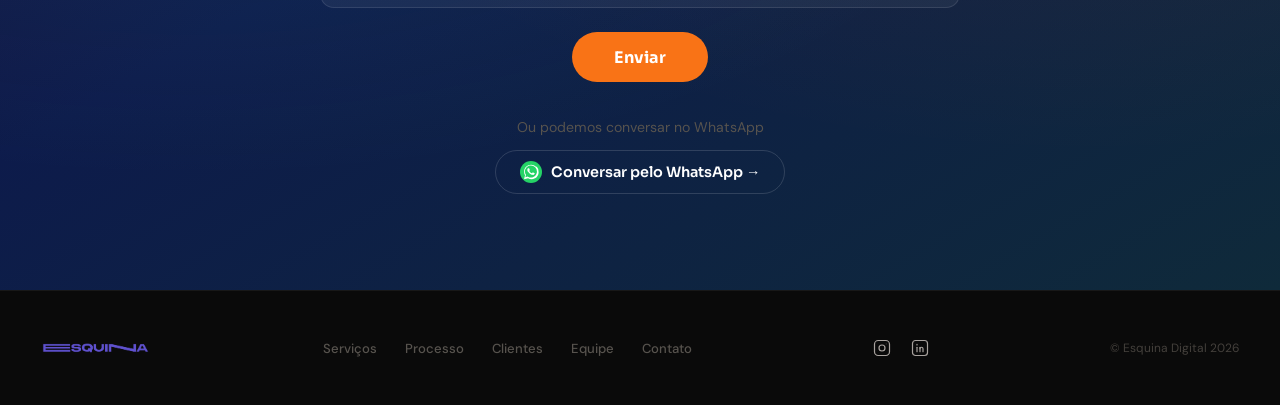
<file: planejamento-digital.html>
<!DOCTYPE html>
<html lang="pt-BR">
<head>
<meta charset="UTF-8">
<meta name="viewport" content="width=device-width, initial-scale=1.0">
<meta name="description" content="Esquina Digital — Agência de Estratégia & Mídia Online. Mídia digital, dashboards, planejamento e performance com dados reais.">
<title>Esquina Digital — Estratégia & Mídia Online</title>
<!-- Preload do logo: recurso acima do fold, carrega antes do LCP -->
<link rel="preload" href="assets/logo.webp" as="image" type="image/webp">
<!-- Fonts: apenas os pesos usados + display=swap evita FOIT -->
<link rel="preconnect" href="https://fonts.googleapis.com">
<link rel="preconnect" href="https://fonts.gstatic.com" crossorigin>
<link href="https://fonts.googleapis.com/css2?family=Sora:wght@600;700;800&family=DM+Sans:wght@400;500&display=swap" rel="stylesheet">
<link rel="stylesheet" href="style.css">
</head>
<body>



<div class="cursor" id="cursor"></div>

<header id="header">
  <div class="logo"><a href="index.html#"><img src="assets/logo.webp" alt="Esquina Digital" class="logo-img" loading="eager" fetchpriority="high" width="120" height="32"></a></div>
  <nav>
    <a href="index.html#services">Serviços</a>
    <a href="index.html#process">Processo</a>
    <a href="index.html#clients">Clientes</a>
    <a href="index.html#team">Equipe</a>
  </nav>
  <a href="#contact" class="btn-hire">Falar com a gente&nbsp;→</a>
</header>

<main>
  <section class="hero" id="home" style="min-height: 48vh; padding: 10rem 2.5rem 4rem; position: relative; background: var(--black);">
    <div class="gradient-blob" style="width: 40vw; height: 40vw; opacity: 0.4;"></div>
    <div class="hero-inner" style="grid-template-columns: 1fr; text-align: center;">
      <div class="hero-text" style="align-items: center;">
        
        <h1 class="hero-headline" style="opacity:1; transform:none; animation:none; margin-bottom: 2rem;">
          <span class="hl-static" style="color: var(--white);">Planejamento Digital</span>
        </h1>
      </div>
    </div>
  </section>

  <section class="section" style="background: var(--black); padding-top: 2rem; position: relative;">
    <div class="hero-inner" style="grid-template-columns: 1fr; max-width: 900px; margin: 0 auto; display: block;">
      <div style="font-size: 1.15rem; line-height: 1.8; color: var(--g300); margin-bottom: 3rem; text-align: left;">
        <p style="margin-bottom: 1.5rem;">Investir em marketing digital sem um plano é como navegar sem um mapa: você pode até se mover, mas dificilmente chegará ao destino desejado. Muitas campanhas falham não pela execução, mas pela falta de uma estratégia sólida por trás delas.</p>
        <p style="margin-bottom: 1.5rem;">Nosso serviço de Planejamento Digital existe para eliminar o "achismo" e construir uma base sólida para o crescimento. Nós realizamos uma imersão profunda no seu negócio, analisando seu mercado, seus concorrentes, seu público e seus objetivos.</p>
        <p>O resultado é um documento estratégico, um verdadeiro plano de ação que define o quê, porquê, como, onde e quando suas ações de marketing devem acontecer. É a garantia de que suas campanhas nascerão com um propósito claro e um caminho definido para o sucesso.</p>
      </div>

      <div style="margin-bottom: 4rem;">
        <h3 style="font-family: var(--fd); font-size: 1.8rem; color: var(--white); margin-bottom: 2rem; font-weight: 800; letter-spacing: -0.02em;">Nossa Estratégia</h3>
        <div style="display: grid; grid-template-columns: 1fr 1fr; gap: 1.5rem;">
          <div class="process-step" style="opacity: 1; transform: none; flex-direction: column; gap: 0.5rem; align-items: flex-start; padding: 1.5rem; background: rgba(255,255,255,0.05); border-color: rgba(255,255,255,0.1);">
            <div class="step-text" style="width: 100%;">
              <h3 style="color: var(--orange); margin-bottom: 0.5rem; font-size: 1.1rem;">Diagnóstico e Estratégia</h3>
              <p style="font-size: 0.95rem; color: var(--g400); line-height: 1.6;">Diagnóstico da presença digital e desenvolvimento da estratégia.</p>
            </div>
          </div>
          <div class="process-step" style="opacity: 1; transform: none; flex-direction: column; gap: 0.5rem; align-items: flex-start; padding: 1.5rem; background: rgba(255,255,255,0.05); border-color: rgba(255,255,255,0.1);">
            <div class="step-text" style="width: 100%;">
              <h3 style="color: var(--orange); margin-bottom: 0.5rem; font-size: 1.1rem;">Estratégia de Divulgação</h3>
              <p style="font-size: 0.95rem; color: var(--g400); line-height: 1.6;">Pesquisa, análise e criação de uma estratégia digital de divulgação.</p>
            </div>
          </div>
          <div class="process-step" style="opacity: 1; transform: none; flex-direction: column; gap: 0.5rem; align-items: flex-start; padding: 1.5rem; background: rgba(255,255,255,0.05); border-color: rgba(255,255,255,0.1);">
            <div class="step-text" style="width: 100%;">
              <h3 style="color: var(--orange); margin-bottom: 0.5rem; font-size: 1.1rem;">Planejamento de Mídia Online</h3>
              <p style="font-size: 0.95rem; color: var(--g400); line-height: 1.6;">Desenvolvimento de uma estratégia de mídia online / tráfego pago.</p>
            </div>
          </div>
          <div class="process-step" style="opacity: 1; transform: none; flex-direction: column; gap: 0.5rem; align-items: flex-start; padding: 1.5rem; background: rgba(255,255,255,0.05); border-color: rgba(255,255,255,0.1);">
            <div class="step-text" style="width: 100%;">
              <h3 style="color: var(--orange); margin-bottom: 0.5rem; font-size: 1.1rem;">Estratégia de Conteúdo</h3>
              <p style="font-size: 0.95rem; color: var(--g400); line-height: 1.6;">Pesquisa, análise e criação de uma estratégia de conteúdo.</p>
            </div>
          </div>
        </div>
      </div>

      <div style="background: linear-gradient(135deg, rgba(139,92,246,.15) 0%, rgba(236,72,153,.15) 100%); border: 1px solid rgba(255,255,255,0.1); padding: 3rem; border-radius: 20px; text-align: center;">
        <h3 style="font-family: var(--fd); font-size: 1.8rem; color: var(--white); margin-bottom: 1rem; font-weight: 800; letter-spacing: -0.02em;">Planejamento que gera escala</h3>
        <p style="color: var(--g300); font-size: 1.05rem; line-height: 1.6; margin-bottom: 2rem;">Do diagnóstico da sua presença digital à estratégia de divulgação em canais como Google, Meta e LinkedIn. O caminho seguro para o seu sucesso começa aqui.</p>
        <a href="#contact" class="btn-play" style="opacity:1; transform:none; animation:none; margin: 0 auto;">Converse com um especialista</a>
      </div>
    </div>
  </section>

<!-- BLOCO REPETIDO -->
<section class="section" id="why-us" style="background: linear-gradient(160deg,#f0f9ff 0%,#faf5ff 40%,#fdf2f8 70%,#fffbeb 100%); color: var(--black);">
  <div style="text-align: center; margin-bottom: 3rem;">
    <span class="section-label">Diferencial</span>
    <h2 class="section-title" style="color: var(--black);">Por que escolher a Esquina Online?</h2>
  </div>
  <div style="display: grid; grid-template-columns: repeat(auto-fit, minmax(280px, 1fr)); gap: 1.5rem; max-width: 1200px; margin: 0 auto;">
    
    <div class="process-step" style="opacity: 1; transform: none; flex-direction: column; gap: 0.5rem; align-items: flex-start; padding: 2rem;">
      <span class="step-num" style="min-width: auto; font-size: 1.8rem;">01/</span>
      <div class="step-text" style="width: 100%;">
        <h3 style="margin-bottom: 0.8rem; font-size: 1.2rem;">Imersão Completa</h3>
        <p style="font-size: 0.95rem; color: var(--g600); line-height: 1.6; font-family: var(--fb); font-weight: 500;">Mergulhamos no seu negócio para entender desafios e objetivos. Estratégias que fazem sentido para sua realidade.</p>
      </div>
    </div>

    <div class="process-step" style="opacity: 1; transform: none; flex-direction: column; gap: 0.5rem; align-items: flex-start; padding: 2rem;">
      <span class="step-num" style="min-width: auto; font-size: 1.8rem;">02/</span>
      <div class="step-text" style="width: 100%;">
        <h3 style="margin-bottom: 0.8rem; font-size: 1.2rem;">Soluções Únicas</h3>
        <p style="font-size: 0.95rem; color: var(--g600); line-height: 1.6; font-family: var(--fb); font-weight: 500;">Sem fórmulas prontas. Cada projeto é único. Soluções sob medida para suas necessidades específicas.</p>
      </div>
    </div>

    <div class="process-step" style="opacity: 1; transform: none; flex-direction: column; gap: 0.5rem; align-items: flex-start; padding: 2rem;">
      <span class="step-num" style="min-width: auto; font-size: 1.8rem;">03/</span>
      <div class="step-text" style="width: 100%;">
        <h3 style="margin-bottom: 0.8rem; font-size: 1.2rem;">Expertise</h3>
        <p style="font-size: 0.95rem; color: var(--g600); line-height: 1.6; font-family: var(--fb); font-weight: 500;">15 anos de experiência. R$20 milhões em campanhas. Certificados pelas maiores plataformas do mundo.</p>
      </div>
    </div>

    <div class="process-step" style="opacity: 1; transform: none; flex-direction: column; gap: 0.5rem; align-items: flex-start; padding: 2rem;">
      <span class="step-num" style="min-width: auto; font-size: 1.8rem;">04/</span>
      <div class="step-text" style="width: 100%;">
        <h3 style="margin-bottom: 0.8rem; font-size: 1.2rem;">Resultados Reais</h3>
        <p style="font-size: 0.95rem; color: var(--g600); line-height: 1.6; font-family: var(--fb); font-weight: 500;">Obsessão por dados que viram resultados. ROI, ROAS, CPA. Sucesso medido em crescimento real.</p>
      </div>
    </div>

    <div class="process-step" style="opacity: 1; transform: none; flex-direction: column; gap: 0.5rem; align-items: flex-start; padding: 2rem;">
      <span class="step-num" style="min-width: auto; font-size: 1.8rem;">05/</span>
      <div class="step-text" style="width: 100%;">
        <h3 style="margin-bottom: 0.8rem; font-size: 1.2rem;">Alto Impacto</h3>
        <p style="font-size: 0.95rem; color: var(--g600); line-height: 1.6; font-family: var(--fb); font-weight: 500;">Campanhas que ressoam com seu público. Alto impacto que fortalece marca e impulsiona crescimento.</p>
      </div>
    </div>

    <div class="process-step" style="opacity: 1; transform: none; flex-direction: column; gap: 0.5rem; align-items: flex-start; padding: 2rem;">
      <span class="step-num" style="min-width: auto; font-size: 1.8rem;">06/</span>
      <div class="step-text" style="width: 100%;">
        <h3 style="margin-bottom: 0.8rem; font-size: 1.2rem;">Proximidade</h3>
        <p style="font-size: 0.95rem; color: var(--g600); line-height: 1.6; font-family: var(--fb); font-weight: 500;">Extensão da sua equipe. Parceria transparente, comunicação clara e acessibilidade total sempre.</p>
      </div>
    </div>

  </div>
</section>
<!-- /BLOCO REPETIDO -->
<!-- 6. CONTATO -->
<section class="section" id="contact">
  <div class="contact-inner">
    <span class="section-label">Fale com a gente</span>
    <h2 class="section-title">Quer entender por que seus resultados não estão vindo?</h2>
    <p class="section-sub">Vamos analisar seu cenário e mostrar, com dados, onde estão os gargalos e oportunidades.</p>
    <form class="contact-form" id="contactForm" method="POST" name="contato" netlify netlify-honeypot="bot-field" action="/succes.html">
      <input type="hidden" name="form-name" value="contato">
      <p style="display:none"><label>Não preencha: <input name="bot-field"></label></p>
      <div class="form-row">
        <div class="form-group"><label for="nome">Nome completo</label><input type="text" id="nome" name="nome" placeholder="Seu nome" required></div>
        <div class="form-group"><label for="tel">Telefone</label><input type="tel" id="tel" name="telefone" placeholder="(00) 00000-0000"></div>
      </div>
      <div class="form-group"><label for="email">E-mail</label><input type="email" id="email" name="email" placeholder="seu@email.com" required></div>
      <div class="form-group"><label for="msg">Mensagem</label><textarea id="msg" name="mensagem" placeholder="Conte sobre seu negócio e seus desafios..."></textarea></div>
      <button type="submit" class="btn-submit">Enviar</button>
    </form>
    <div class="wa-divider">
      <p>Ou podemos conversar no WhatsApp</p>
      <a href="https://api.whatsapp.com/send/?phone=5571997213410&text&type=phone_number&app_absent=0" class="btn-whatsapp" target="_blank" rel="noopener">
        <svg class="wa-icon" viewBox="0 0 32 32" fill="none" xmlns="http://www.w3.org/2000/svg">
          <circle cx="16" cy="16" r="16" fill="#25D366"/>
          <path d="M23.472 8.516A10.46 10.46 0 0 0 16.02 5.5C10.476 5.5 5.963 10.01 5.96 15.557c-.001 1.86.487 3.674 1.413 5.272L5.875 26.5l5.808-1.523a10.52 10.52 0 0 0 5.33 1.437h.005c5.543 0 10.057-4.511 10.059-10.059a10.002 10.002 0 0 0-2.605-7.839zm-7.452 15.47h-.004a8.733 8.733 0 0 1-4.454-1.22l-.32-.19-3.447.904.921-3.362-.208-.344a8.713 8.713 0 0 1-1.337-4.665c.002-4.813 3.921-8.729 8.737-8.729a8.674 8.674 0 0 1 6.18 2.562 8.663 8.663 0 0 1 2.555 6.175c-.002 4.814-3.92 8.869-8.623 8.869zm4.791-6.542c-.263-.131-1.555-.767-1.796-.854-.241-.088-.416-.131-.591.131-.175.263-.678.854-.831 1.03-.153.175-.306.197-.569.066-.263-.132-1.11-.409-2.114-1.304-.781-.696-1.309-1.556-1.462-1.819-.153-.263-.016-.405.115-.536.118-.117.263-.306.394-.459.131-.153.175-.263.263-.438.087-.175.044-.328-.022-.459-.066-.131-.591-1.425-.81-1.95-.213-.512-.43-.443-.591-.451l-.504-.009c-.175 0-.459.066-.7.328-.24.263-.919.898-.919 2.19 0 1.293.941 2.541 1.072 2.716.131.175 1.85 2.825 4.483 3.962.627.271 1.116.433 1.497.554.629.2 1.202.172 1.655.104.505-.075 1.555-.636 1.775-1.25.219-.613.219-1.138.153-1.248-.065-.11-.24-.175-.503-.306z" fill="white"/>
        </svg>
        Conversar pelo WhatsApp →
      </a>
    </div>
  </div>
</section>

<!-- 7. FOOTER -->
</main>
    <footer>
  <img src="assets/logo.webp" alt="Esquina Digital" class="footer-logo-img" loading="lazy" width="105" height="28">
  <nav class="footer-links">
    <a href="index.html#services">Serviços</a>
    <a href="index.html#process">Processo</a>
    <a href="index.html#clients">Clientes</a>
    <a href="index.html#team">Equipe</a>
    <a href="index.html#contact">Contato</a>
  </nav>
  <!-- Redes sociais no footer -->
  <div class="footer-social">
    <a href="https://www.instagram.com/esquina.online/" class="social-icon" target="_blank" rel="noopener" aria-label="Instagram da Esquina Digital">
      <svg viewBox="0 0 24 24" fill="none" stroke="currentColor" stroke-width="1.6" stroke-linecap="round" stroke-linejoin="round"><rect x="2" y="2" width="20" height="20" rx="5" ry="5"/><circle cx="12" cy="12" r="4"/><circle cx="17.5" cy="6.5" r="0.5" fill="currentColor" stroke="none"/></svg>
    </a>
    <a href="https://www.linkedin.com/company/esquinaonline" class="social-icon" target="_blank" rel="noopener" aria-label="LinkedIn da Esquina Digital">
      <svg viewBox="0 0 24 24" fill="none" stroke="currentColor" stroke-width="1.6" stroke-linecap="round" stroke-linejoin="round"><rect x="2" y="2" width="20" height="20" rx="4" ry="4"/><line x1="8" y1="11" x2="8" y2="17"/><line x1="8" y1="7" x2="8" y2="8"/><path d="M12 17v-4a2 2 0 0 1 4 0v4"/><line x1="12" y1="11" x2="12" y2="13"/></svg>
    </a>
  </div>
  <p class="footer-copy">© Esquina Digital 2026</p>
</footer>

<script src="main.js"></script>
</body>
</html>
</file>
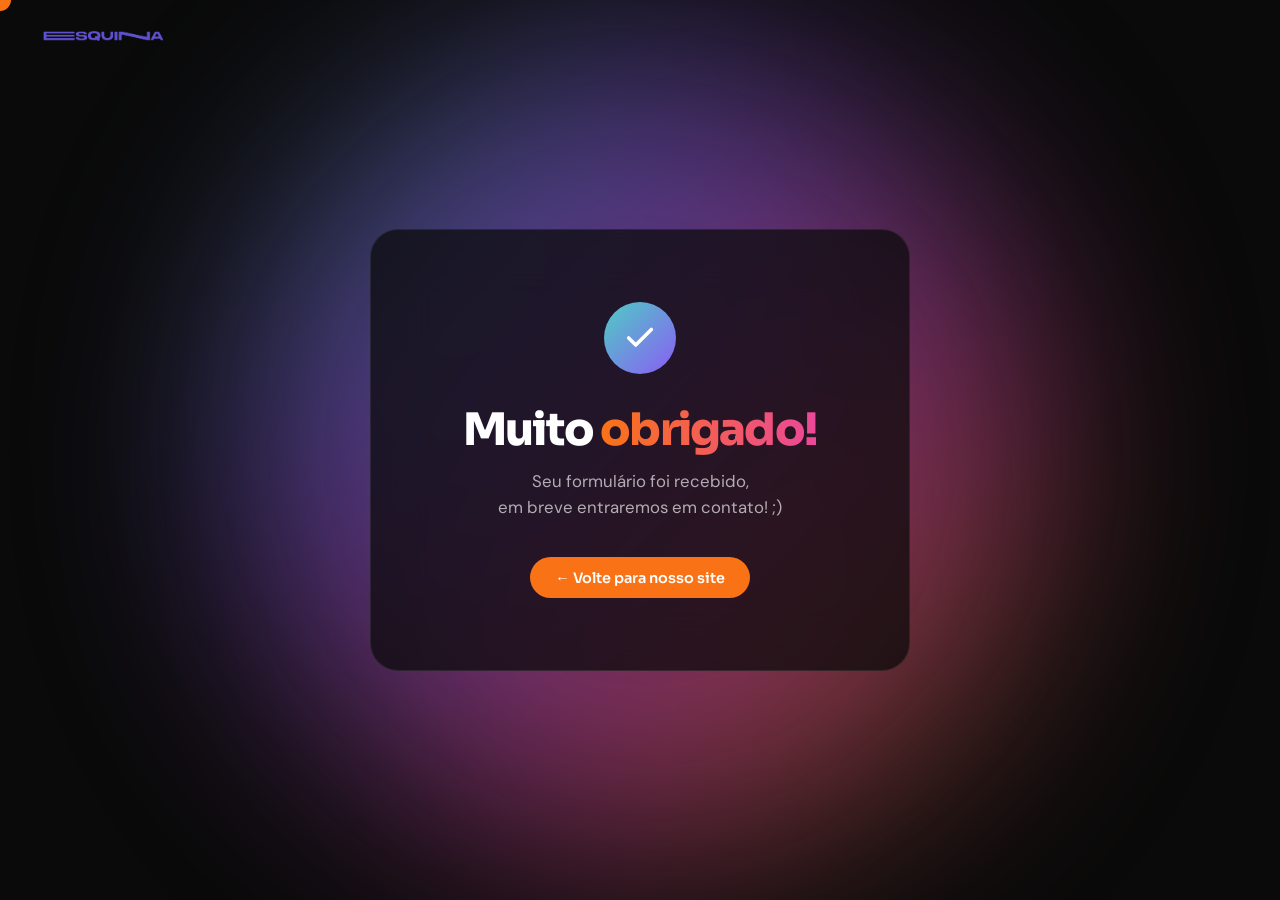
<file: succes.html>
<!DOCTYPE html>
<html lang="pt-BR">
<head>
<meta charset="UTF-8">
<meta name="viewport" content="width=device-width, initial-scale=1.0">
<meta name="robots" content="noindex">
<title>Obrigado! — Esquina Digital</title>
<link rel="preload" href="assets/logo.webp" as="image" type="image/webp">
<link rel="preconnect" href="https://fonts.googleapis.com">
<link rel="preconnect" href="https://fonts.gstatic.com" crossorigin>
<link href="https://fonts.googleapis.com/css2?family=Sora:wght@600;800&family=DM+Sans:wght@400&display=swap" rel="stylesheet">
<style>
  *, *::before, *::after { box-sizing: border-box; margin: 0; padding: 0; }
  :root {
    --black:#0a0a0a; --white:#fff; --orange:#F97316; --od:#ea6c0a;
    --g100:#f5f5f4; --g200:#e7e5e4; --g400:#a8a29e; --g800:#292524;
    --violet:#8B5CF6; --pink:#EC4899; --teal:#4ECDC4; --amber:#F59E0B;
    --fd:'Sora',sans-serif; --fb:'DM Sans',sans-serif;
    --rb:100px;
  }

  html, body {
    height: 100%;
    font-family: 'DM Sans', sans-serif;
    background: var(--black);
    color: var(--white);
    overflow: hidden;
    cursor: none;
  }

  /* CURSOR */
  .cursor {
    position: fixed; width: 22px; height: 22px; background: var(--orange);
    border-radius: 50%; pointer-events: none; z-index: 99999;
    transform: translate(-50%,-50%); transition: width .2s, height .2s, background .2s;
  }
  .cursor.hover { width: 52px; height: 52px; background: rgba(249,115,22,.3); border: 2px solid var(--orange); }

  /* HEADER */
  header {
    position: fixed; top: 0; left: 0; right: 0; z-index: 100;
    padding: 1.25rem 2.5rem;
    display: flex; align-items: center;
  }
  .logo-img { height: 32px; width: auto; display: block; }

  /* BLOB */
  .gradient-blob {
    position: fixed;
    left: 50%; top: 50%;
    transform: translate(-50%, -50%);
    width: 70vw; height: 70vw;
    max-width: 800px; max-height: 800px;
    background: linear-gradient(135deg, var(--teal), var(--violet), var(--pink), var(--amber));
    filter: blur(110px);
    opacity: .55;
    border-radius: 50%;
    animation: blobMorph 10s ease-in-out infinite;
    pointer-events: none;
    will-change: border-radius;
    z-index: 0;
  }
  @keyframes blobMorph {
    0%,100% { border-radius: 50%; }
    25%     { border-radius: 60% 40% 55% 45% / 45% 55% 40% 60%; }
    50%     { border-radius: 40% 60% 45% 55% / 55% 45% 60% 40%; }
    75%     { border-radius: 55% 45% 60% 40% / 40% 60% 45% 55%; }
  }

  /* LAYOUT CENTRAL */
  .page {
    position: relative; z-index: 1;
    min-height: 100vh;
    display: flex; align-items: center; justify-content: center;
    padding: 2rem;
  }

  /* CARD */
  .card {
    background: rgba(10,10,10,.72);
    backdrop-filter: blur(28px);
    -webkit-backdrop-filter: blur(28px);
    border: 1px solid rgba(255,255,255,.08);
    border-radius: 28px;
    padding: clamp(2.5rem, 6vw, 4.5rem) clamp(2rem, 6vw, 5rem);
    text-align: center;
    max-width: 540px;
    width: 100%;
    /* entrada */
    opacity: 0;
    transform: translateY(32px) scale(.97);
    animation: cardIn .75s cubic-bezier(.22,1,.36,1) .25s forwards;
  }
  @keyframes cardIn {
    to { opacity: 1; transform: translateY(0) scale(1); }
  }

  /* ÍCONE CHECK */
  .check-wrap {
    display: flex; align-items: center; justify-content: center;
    margin: 0 auto 2rem;
    width: 72px; height: 72px;
    border-radius: 50%;
    background: linear-gradient(135deg, var(--teal), var(--violet));
    opacity: 0;
    animation: popIn .5s cubic-bezier(.34,1.56,.64,1) .9s forwards;
  }
  @keyframes popIn {
    to { opacity: 1; }
  }
  .check-wrap svg {
    width: 34px; height: 34px;
    stroke: #fff; stroke-width: 2.5;
    stroke-linecap: round; stroke-linejoin: round;
    fill: none;
    stroke-dasharray: 60;
    stroke-dashoffset: 60;
    animation: drawCheck .45s ease .95s forwards;
  }
  @keyframes drawCheck {
    to { stroke-dashoffset: 0; }
  }

  /* TEXTOS */
  .card-title {
    font-family: 'Sora', sans-serif;
    font-size: clamp(1.9rem, 4.5vw, 2.8rem);
    font-weight: 800;
    letter-spacing: -.04em;
    line-height: 1.1;
    margin-bottom: .75rem;
    opacity: 0;
    animation: fadeUp .55s ease .7s forwards;
  }
  .card-title em {
    font-style: normal;
    background: linear-gradient(90deg, var(--orange), var(--pink));
    -webkit-background-clip: text;
    -webkit-text-fill-color: transparent;
    background-clip: text;
  }
  .card-sub {
    font-size: 1.05rem;
    font-weight: 400;
    color: rgba(255,255,255,.65);
    line-height: 1.6;
    margin-bottom: 2.25rem;
    opacity: 0;
    animation: fadeUp .55s ease .85s forwards;
  }

  /* BOTÃO */
  .btn-back {
    display: inline-flex; align-items: center; gap: .4rem;
    font-family: 'Sora', sans-serif;
    font-size: .9rem;
    font-weight: 600;
    background: var(--orange);
    color: var(--white);
    border: none;
    border-radius: var(--rb);
    padding: .7rem 1.6rem;
    text-decoration: none;
    cursor: none;
    transition: background .2s, gap .2s, transform .2s;
    opacity: 0;
    animation: fadeUp .55s ease 1.05s forwards;
  }
  .btn-back:hover { background: var(--od); gap: .65rem; transform: translateY(-2px); }

  @keyframes fadeUp {
    from { opacity: 0; transform: translateY(14px); }
    to   { opacity: 1; transform: translateY(0); }
  }

  /* PARTÍCULAS DECORATIVAS */
  .dot {
    position: fixed;
    border-radius: 50%;
    pointer-events: none;
    z-index: 0;
    opacity: .18;
    animation: floatDot linear infinite;
  }
  @keyframes floatDot {
    0%   { transform: translateY(0)   rotate(0deg); }
    100% { transform: translateY(-100vh) rotate(360deg); }
  }
</style>
</head>
<body>

<div class="cursor" id="cursor"></div>

<header>
  <a href="index.html">
    <img src="assets/logo.webp" alt="Esquina Digital" class="logo-img" loading="eager" fetchpriority="high" width="120" height="32">
  </a>
</header>

<div class="gradient-blob"></div>

<!-- Partículas -->
<div class="dot" style="width:8px;height:8px;background:var(--orange);left:12%;bottom:-20px;animation-duration:14s;animation-delay:0s"></div>
<div class="dot" style="width:5px;height:5px;background:var(--violet);left:30%;bottom:-20px;animation-duration:18s;animation-delay:3s"></div>
<div class="dot" style="width:10px;height:10px;background:var(--teal);left:55%;bottom:-20px;animation-duration:12s;animation-delay:1.5s"></div>
<div class="dot" style="width:6px;height:6px;background:var(--pink);left:72%;bottom:-20px;animation-duration:20s;animation-delay:5s"></div>
<div class="dot" style="width:7px;height:7px;background:var(--amber);left:88%;bottom:-20px;animation-duration:16s;animation-delay:2s"></div>

<div class="page">
  <div class="card">

    <div class="check-wrap">
      <svg viewBox="0 0 24 24">
        <polyline points="4 12 9 17 20 6"/>
      </svg>
    </div>

    <h1 class="card-title">Muito <em>obrigado!</em></h1>
    <p class="card-sub">Seu formulário foi recebido,<br>em breve entraremos em contato! ;)</p>

    <a href="index.html?skip-loader=1" class="btn-back">← Volte para nosso site</a>

  </div>
</div>

<script>
  // Cursor customizado
  const cursor = document.getElementById('cursor');
  if (cursor && window.matchMedia('(hover: hover) and (pointer: fine)').matches) {
    document.addEventListener('mousemove', e => {
      cursor.style.left = e.clientX + 'px';
      cursor.style.top  = e.clientY + 'px';
    });
    document.querySelectorAll('a, button').forEach(el => {
      el.addEventListener('mouseenter', () => cursor.classList.add('hover'));
      el.addEventListener('mouseleave', () => cursor.classList.remove('hover'));
    });
  }
</script>
</body>
</html>
</file>
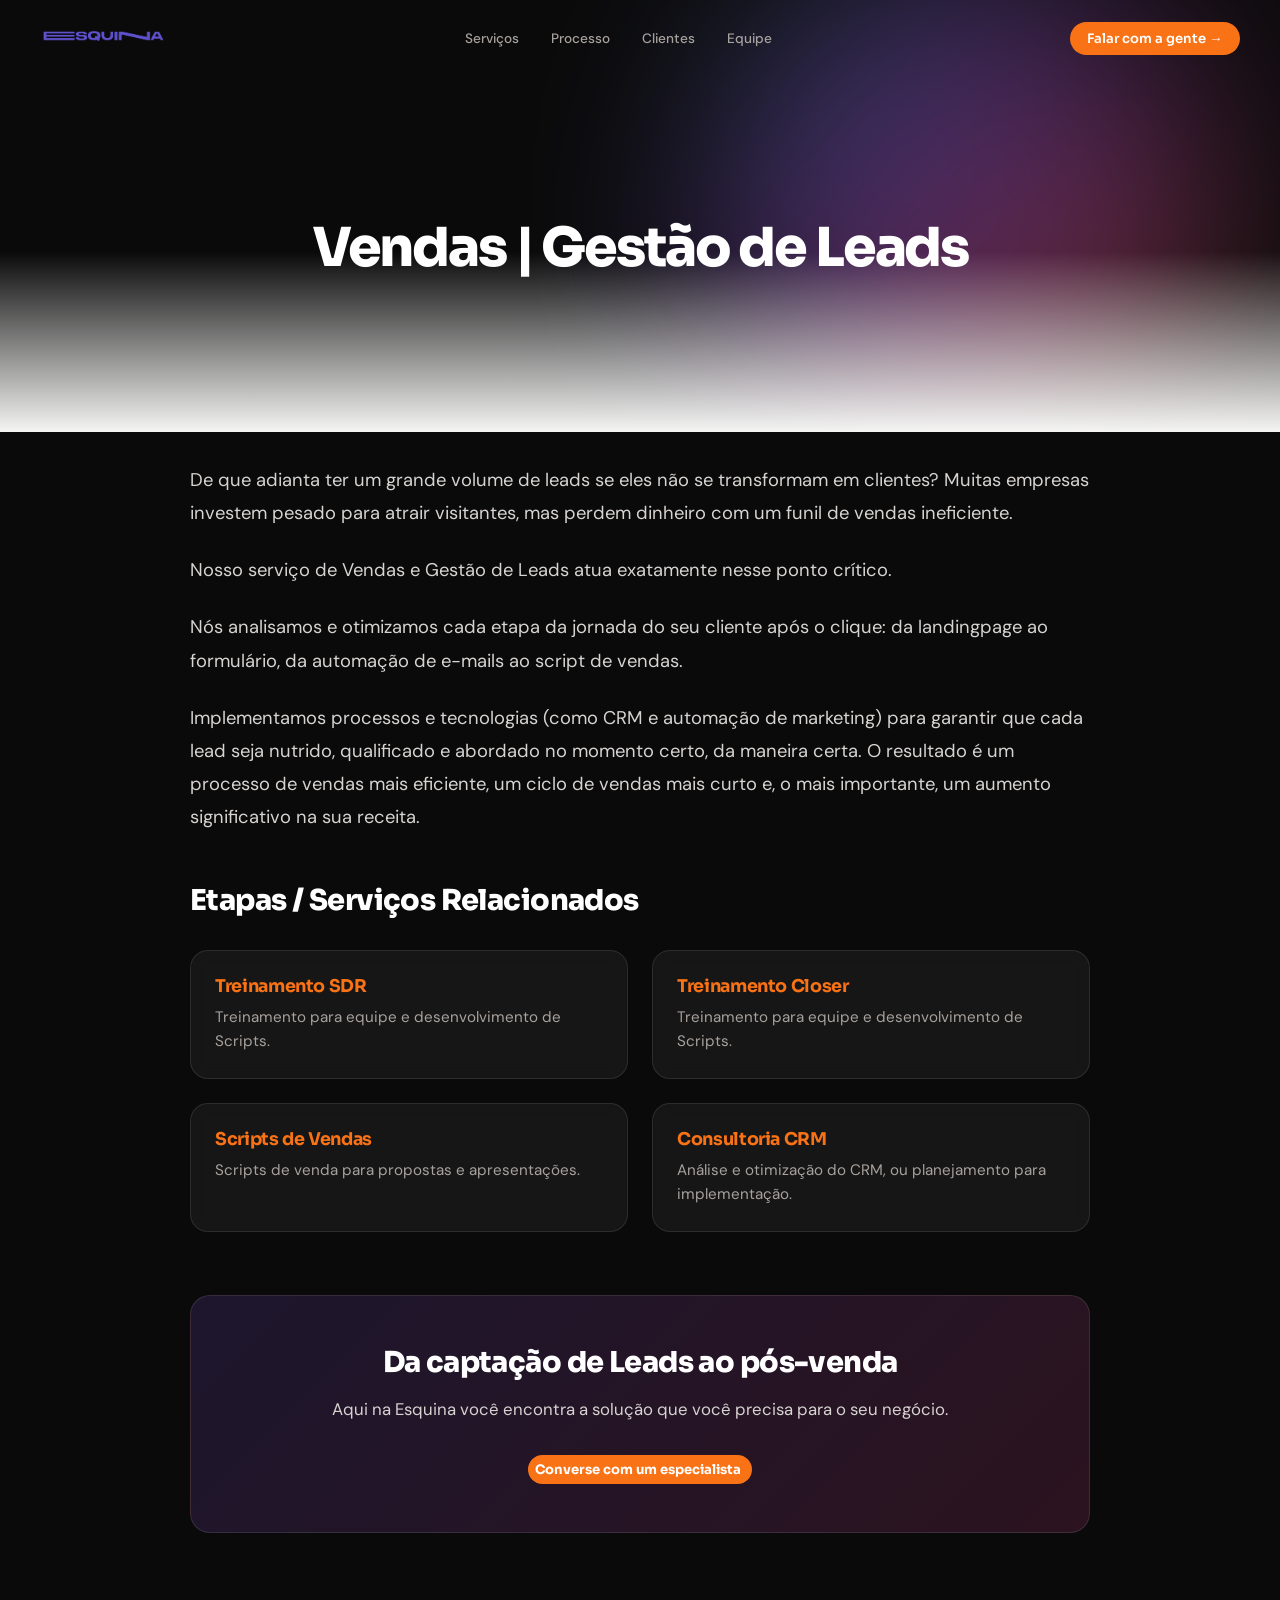
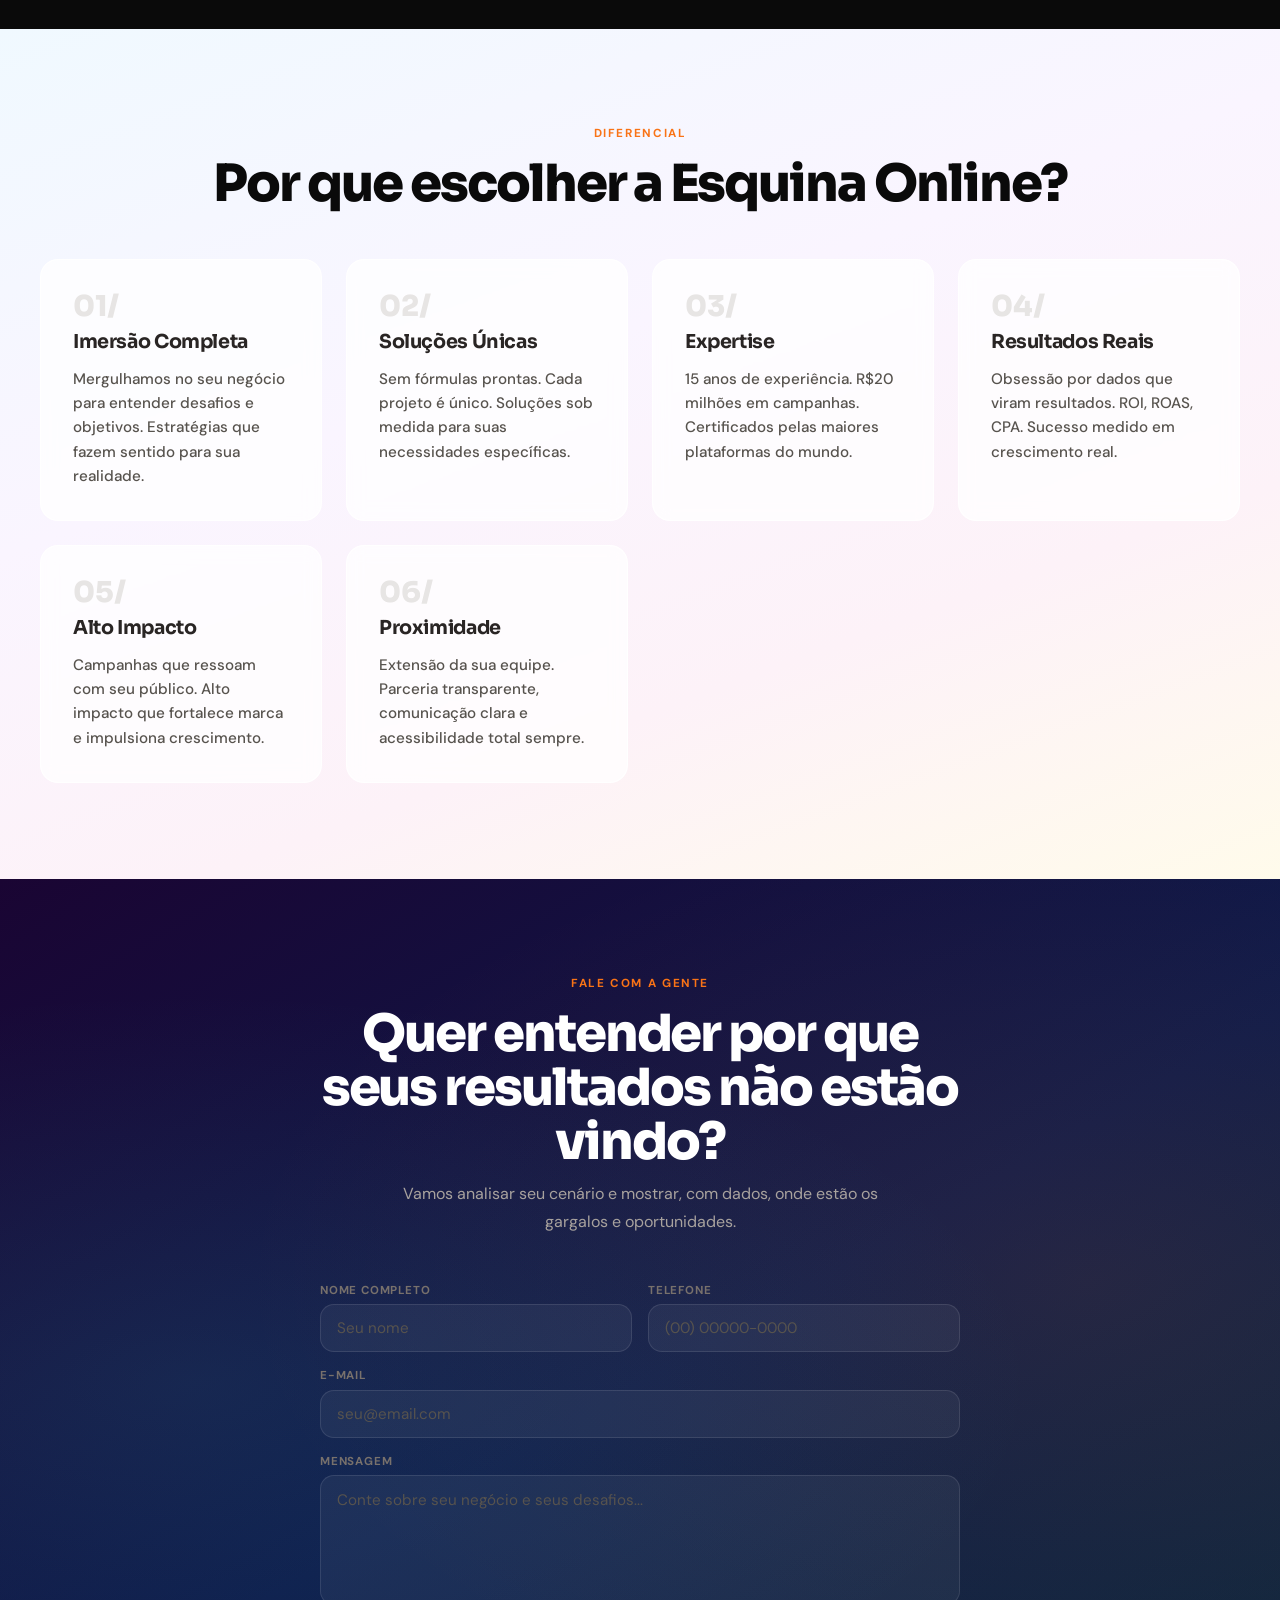
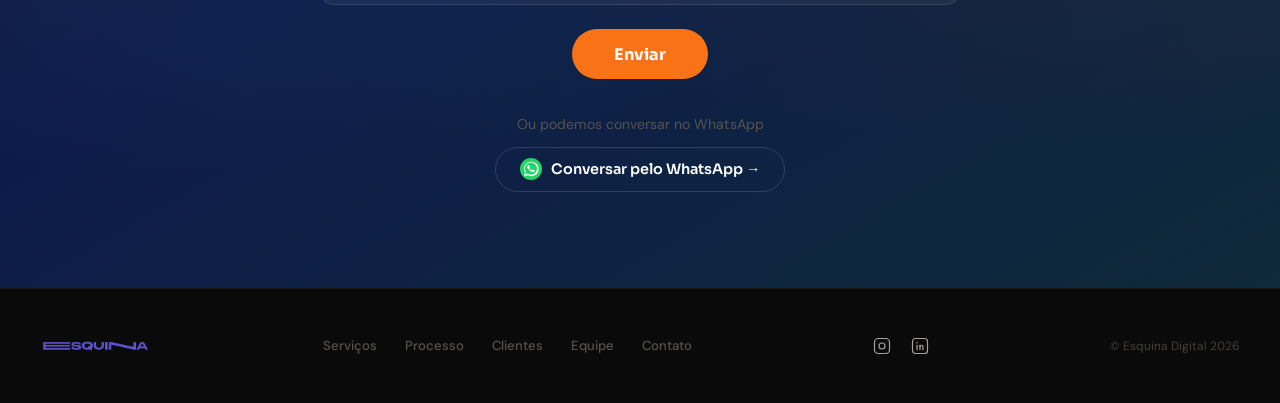
<file: vendas-e-gestao-de-leads.html>
<!DOCTYPE html>
<html lang="pt-BR">
<head>
<meta charset="UTF-8">
<meta name="viewport" content="width=device-width, initial-scale=1.0">
<meta name="description" content="Esquina Digital — Agência de Estratégia & Mídia Online. Mídia digital, dashboards, planejamento e performance com dados reais.">
<title>Esquina Digital — Estratégia & Mídia Online</title>
<!-- Preload do logo: recurso acima do fold, carrega antes do LCP -->
<link rel="preload" href="assets/logo.webp" as="image" type="image/webp">
<!-- Fonts: apenas os pesos usados + display=swap evita FOIT -->
<link rel="preconnect" href="https://fonts.googleapis.com">
<link rel="preconnect" href="https://fonts.gstatic.com" crossorigin>
<link href="https://fonts.googleapis.com/css2?family=Sora:wght@600;700;800&family=DM+Sans:wght@400;500&display=swap" rel="stylesheet">
<link rel="stylesheet" href="style.css">
</head>
<body>



<div class="cursor" id="cursor"></div>

<header id="header">
  <div class="logo"><a href="index.html#"><img src="assets/logo.webp" alt="Esquina Digital" class="logo-img" loading="eager" fetchpriority="high" width="120" height="32"></a></div>
  <nav>
    <a href="index.html#services">Serviços</a>
    <a href="index.html#process">Processo</a>
    <a href="index.html#clients">Clientes</a>
    <a href="index.html#team">Equipe</a>
  </nav>
  <a href="#contact" class="btn-hire">Falar com a gente&nbsp;→</a>
</header>

<main>
  <section class="hero" id="home" style="min-height: 48vh; padding: 10rem 2.5rem 4rem; position: relative; background: var(--black);">
    <div class="gradient-blob" style="width: 40vw; height: 40vw; opacity: 0.4;"></div>
    <div class="hero-inner" style="grid-template-columns: 1fr; text-align: center;">
      <div class="hero-text" style="align-items: center;">
        
        <h1 class="hero-headline" style="opacity:1; transform:none; animation:none; margin-bottom: 2rem;">
          <span class="hl-static" style="color: var(--white);">Vendas | Gestão de Leads</span>
        </h1>
      </div>
    </div>
  </section>

  <section class="section" style="background: var(--black); padding-top: 2rem; position: relative;">
    <div class="hero-inner" style="grid-template-columns: 1fr; max-width: 900px; margin: 0 auto; display: block;">
      <div style="font-size: 1.15rem; line-height: 1.8; color: var(--g300); margin-bottom: 3rem; text-align: left;">
        <p style="margin-bottom: 1.5rem;">De que adianta ter um grande volume de leads se eles não se transformam em clientes? Muitas empresas investem pesado para atrair visitantes, mas perdem dinheiro com um funil de vendas ineficiente.</p>
        <p style="margin-bottom: 1.5rem;">Nosso serviço de Vendas e Gestão de Leads atua exatamente nesse ponto crítico.</p>
        <p style="margin-bottom: 1.5rem;">Nós analisamos e otimizamos cada etapa da jornada do seu cliente após o clique: da landingpage ao formulário, da automação de e-mails ao script de vendas.</p>
        <p>Implementamos processos e tecnologias (como CRM e automação de marketing) para garantir que cada lead seja nutrido, qualificado e abordado no momento certo, da maneira certa. O resultado é um processo de vendas mais eficiente, um ciclo de vendas mais curto e, o mais importante, um aumento significativo na sua receita.</p>
      </div>

      <div style="margin-bottom: 4rem;">
        <h3 style="font-family: var(--fd); font-size: 1.8rem; color: var(--white); margin-bottom: 2rem; font-weight: 800; letter-spacing: -0.02em;">Etapas / Serviços Relacionados</h3>
        <div style="display: grid; grid-template-columns: 1fr 1fr; gap: 1.5rem;">
          <div class="process-step" style="opacity: 1; transform: none; flex-direction: column; gap: 0.5rem; align-items: flex-start; padding: 1.5rem; background: rgba(255,255,255,0.05); border-color: rgba(255,255,255,0.1);">
            <div class="step-text" style="width: 100%;">
              <h3 style="color: var(--orange); margin-bottom: 0.5rem; font-size: 1.1rem;">Treinamento SDR</h3>
              <p style="font-size: 0.95rem; color: var(--g400); line-height: 1.6;">Treinamento para equipe e desenvolvimento de Scripts.</p>
            </div>
          </div>
          <div class="process-step" style="opacity: 1; transform: none; flex-direction: column; gap: 0.5rem; align-items: flex-start; padding: 1.5rem; background: rgba(255,255,255,0.05); border-color: rgba(255,255,255,0.1);">
            <div class="step-text" style="width: 100%;">
              <h3 style="color: var(--orange); margin-bottom: 0.5rem; font-size: 1.1rem;">Treinamento Closer</h3>
              <p style="font-size: 0.95rem; color: var(--g400); line-height: 1.6;">Treinamento para equipe e desenvolvimento de Scripts.</p>
            </div>
          </div>
          <div class="process-step" style="opacity: 1; transform: none; flex-direction: column; gap: 0.5rem; align-items: flex-start; padding: 1.5rem; background: rgba(255,255,255,0.05); border-color: rgba(255,255,255,0.1);">
            <div class="step-text" style="width: 100%;">
              <h3 style="color: var(--orange); margin-bottom: 0.5rem; font-size: 1.1rem;">Scripts de Vendas</h3>
              <p style="font-size: 0.95rem; color: var(--g400); line-height: 1.6;">Scripts de venda para propostas e apresentações.</p>
            </div>
          </div>
          <div class="process-step" style="opacity: 1; transform: none; flex-direction: column; gap: 0.5rem; align-items: flex-start; padding: 1.5rem; background: rgba(255,255,255,0.05); border-color: rgba(255,255,255,0.1);">
            <div class="step-text" style="width: 100%;">
              <h3 style="color: var(--orange); margin-bottom: 0.5rem; font-size: 1.1rem;">Consultoria CRM</h3>
              <p style="font-size: 0.95rem; color: var(--g400); line-height: 1.6;">Análise e otimização do CRM, ou planejamento para implementação.</p>
            </div>
          </div>
        </div>
      </div>

      <div style="background: linear-gradient(135deg, rgba(139,92,246,.15) 0%, rgba(236,72,153,.15) 100%); border: 1px solid rgba(255,255,255,0.1); padding: 3rem; border-radius: 20px; text-align: center;">
        <h3 style="font-family: var(--fd); font-size: 1.8rem; color: var(--white); margin-bottom: 1rem; font-weight: 800; letter-spacing: -0.02em;">Da captação de Leads ao pós-venda</h3>
        <p style="color: var(--g300); font-size: 1.05rem; line-height: 1.6; margin-bottom: 2rem;">Aqui na Esquina você encontra a solução que você precisa para o seu negócio.</p>
        <a href="#contact" class="btn-play" style="opacity:1; transform:none; animation:none; margin: 0 auto;">Converse com um especialista</a>
      </div>
    </div>
  </section>

<!-- BLOCO REPETIDO -->
<section class="section" id="why-us" style="background: linear-gradient(160deg,#f0f9ff 0%,#faf5ff 40%,#fdf2f8 70%,#fffbeb 100%); color: var(--black);">
  <div style="text-align: center; margin-bottom: 3rem;">
    <span class="section-label">Diferencial</span>
    <h2 class="section-title" style="color: var(--black);">Por que escolher a Esquina Online?</h2>
  </div>
  <div style="display: grid; grid-template-columns: repeat(auto-fit, minmax(280px, 1fr)); gap: 1.5rem; max-width: 1200px; margin: 0 auto;">
    
    <div class="process-step" style="opacity: 1; transform: none; flex-direction: column; gap: 0.5rem; align-items: flex-start; padding: 2rem;">
      <span class="step-num" style="min-width: auto; font-size: 1.8rem;">01/</span>
      <div class="step-text" style="width: 100%;">
        <h3 style="margin-bottom: 0.8rem; font-size: 1.2rem;">Imersão Completa</h3>
        <p style="font-size: 0.95rem; color: var(--g600); line-height: 1.6; font-family: var(--fb); font-weight: 500;">Mergulhamos no seu negócio para entender desafios e objetivos. Estratégias que fazem sentido para sua realidade.</p>
      </div>
    </div>

    <div class="process-step" style="opacity: 1; transform: none; flex-direction: column; gap: 0.5rem; align-items: flex-start; padding: 2rem;">
      <span class="step-num" style="min-width: auto; font-size: 1.8rem;">02/</span>
      <div class="step-text" style="width: 100%;">
        <h3 style="margin-bottom: 0.8rem; font-size: 1.2rem;">Soluções Únicas</h3>
        <p style="font-size: 0.95rem; color: var(--g600); line-height: 1.6; font-family: var(--fb); font-weight: 500;">Sem fórmulas prontas. Cada projeto é único. Soluções sob medida para suas necessidades específicas.</p>
      </div>
    </div>

    <div class="process-step" style="opacity: 1; transform: none; flex-direction: column; gap: 0.5rem; align-items: flex-start; padding: 2rem;">
      <span class="step-num" style="min-width: auto; font-size: 1.8rem;">03/</span>
      <div class="step-text" style="width: 100%;">
        <h3 style="margin-bottom: 0.8rem; font-size: 1.2rem;">Expertise</h3>
        <p style="font-size: 0.95rem; color: var(--g600); line-height: 1.6; font-family: var(--fb); font-weight: 500;">15 anos de experiência. R$20 milhões em campanhas. Certificados pelas maiores plataformas do mundo.</p>
      </div>
    </div>

    <div class="process-step" style="opacity: 1; transform: none; flex-direction: column; gap: 0.5rem; align-items: flex-start; padding: 2rem;">
      <span class="step-num" style="min-width: auto; font-size: 1.8rem;">04/</span>
      <div class="step-text" style="width: 100%;">
        <h3 style="margin-bottom: 0.8rem; font-size: 1.2rem;">Resultados Reais</h3>
        <p style="font-size: 0.95rem; color: var(--g600); line-height: 1.6; font-family: var(--fb); font-weight: 500;">Obsessão por dados que viram resultados. ROI, ROAS, CPA. Sucesso medido em crescimento real.</p>
      </div>
    </div>

    <div class="process-step" style="opacity: 1; transform: none; flex-direction: column; gap: 0.5rem; align-items: flex-start; padding: 2rem;">
      <span class="step-num" style="min-width: auto; font-size: 1.8rem;">05/</span>
      <div class="step-text" style="width: 100%;">
        <h3 style="margin-bottom: 0.8rem; font-size: 1.2rem;">Alto Impacto</h3>
        <p style="font-size: 0.95rem; color: var(--g600); line-height: 1.6; font-family: var(--fb); font-weight: 500;">Campanhas que ressoam com seu público. Alto impacto que fortalece marca e impulsiona crescimento.</p>
      </div>
    </div>

    <div class="process-step" style="opacity: 1; transform: none; flex-direction: column; gap: 0.5rem; align-items: flex-start; padding: 2rem;">
      <span class="step-num" style="min-width: auto; font-size: 1.8rem;">06/</span>
      <div class="step-text" style="width: 100%;">
        <h3 style="margin-bottom: 0.8rem; font-size: 1.2rem;">Proximidade</h3>
        <p style="font-size: 0.95rem; color: var(--g600); line-height: 1.6; font-family: var(--fb); font-weight: 500;">Extensão da sua equipe. Parceria transparente, comunicação clara e acessibilidade total sempre.</p>
      </div>
    </div>

  </div>
</section>
<!-- /BLOCO REPETIDO -->
<!-- 6. CONTATO -->
<section class="section" id="contact">
  <div class="contact-inner">
    <span class="section-label">Fale com a gente</span>
    <h2 class="section-title">Quer entender por que seus resultados não estão vindo?</h2>
    <p class="section-sub">Vamos analisar seu cenário e mostrar, com dados, onde estão os gargalos e oportunidades.</p>
    <form class="contact-form" id="contactForm" method="POST" name="contato" netlify netlify-honeypot="bot-field" action="/succes.html">
      <input type="hidden" name="form-name" value="contato">
      <p style="display:none"><label>Não preencha: <input name="bot-field"></label></p>
      <div class="form-row">
        <div class="form-group"><label for="nome">Nome completo</label><input type="text" id="nome" name="nome" placeholder="Seu nome" required></div>
        <div class="form-group"><label for="tel">Telefone</label><input type="tel" id="tel" name="telefone" placeholder="(00) 00000-0000"></div>
      </div>
      <div class="form-group"><label for="email">E-mail</label><input type="email" id="email" name="email" placeholder="seu@email.com" required></div>
      <div class="form-group"><label for="msg">Mensagem</label><textarea id="msg" name="mensagem" placeholder="Conte sobre seu negócio e seus desafios..."></textarea></div>
      <button type="submit" class="btn-submit">Enviar</button>
    </form>
    <div class="wa-divider">
      <p>Ou podemos conversar no WhatsApp</p>
      <a href="https://api.whatsapp.com/send/?phone=5571997213410&text&type=phone_number&app_absent=0" class="btn-whatsapp" target="_blank" rel="noopener">
        <svg class="wa-icon" viewBox="0 0 32 32" fill="none" xmlns="http://www.w3.org/2000/svg">
          <circle cx="16" cy="16" r="16" fill="#25D366"/>
          <path d="M23.472 8.516A10.46 10.46 0 0 0 16.02 5.5C10.476 5.5 5.963 10.01 5.96 15.557c-.001 1.86.487 3.674 1.413 5.272L5.875 26.5l5.808-1.523a10.52 10.52 0 0 0 5.33 1.437h.005c5.543 0 10.057-4.511 10.059-10.059a10.002 10.002 0 0 0-2.605-7.839zm-7.452 15.47h-.004a8.733 8.733 0 0 1-4.454-1.22l-.32-.19-3.447.904.921-3.362-.208-.344a8.713 8.713 0 0 1-1.337-4.665c.002-4.813 3.921-8.729 8.737-8.729a8.674 8.674 0 0 1 6.18 2.562 8.663 8.663 0 0 1 2.555 6.175c-.002 4.814-3.92 8.869-8.623 8.869zm4.791-6.542c-.263-.131-1.555-.767-1.796-.854-.241-.088-.416-.131-.591.131-.175.263-.678.854-.831 1.03-.153.175-.306.197-.569.066-.263-.132-1.11-.409-2.114-1.304-.781-.696-1.309-1.556-1.462-1.819-.153-.263-.016-.405.115-.536.118-.117.263-.306.394-.459.131-.153.175-.263.263-.438.087-.175.044-.328-.022-.459-.066-.131-.591-1.425-.81-1.95-.213-.512-.43-.443-.591-.451l-.504-.009c-.175 0-.459.066-.7.328-.24.263-.919.898-.919 2.19 0 1.293.941 2.541 1.072 2.716.131.175 1.85 2.825 4.483 3.962.627.271 1.116.433 1.497.554.629.2 1.202.172 1.655.104.505-.075 1.555-.636 1.775-1.25.219-.613.219-1.138.153-1.248-.065-.11-.24-.175-.503-.306z" fill="white"/>
        </svg>
        Conversar pelo WhatsApp →
      </a>
    </div>
  </div>
</section>

<!-- 7. FOOTER -->
</main>
    <footer>
  <img src="assets/logo.webp" alt="Esquina Digital" class="footer-logo-img" loading="lazy" width="105" height="28">
  <nav class="footer-links">
    <a href="index.html#services">Serviços</a>
    <a href="index.html#process">Processo</a>
    <a href="index.html#clients">Clientes</a>
    <a href="index.html#team">Equipe</a>
    <a href="index.html#contact">Contato</a>
  </nav>
  <!-- Redes sociais no footer -->
  <div class="footer-social">
    <a href="https://www.instagram.com/esquina.online/" class="social-icon" target="_blank" rel="noopener" aria-label="Instagram da Esquina Digital">
      <svg viewBox="0 0 24 24" fill="none" stroke="currentColor" stroke-width="1.6" stroke-linecap="round" stroke-linejoin="round"><rect x="2" y="2" width="20" height="20" rx="5" ry="5"/><circle cx="12" cy="12" r="4"/><circle cx="17.5" cy="6.5" r="0.5" fill="currentColor" stroke="none"/></svg>
    </a>
    <a href="https://www.linkedin.com/company/esquinaonline" class="social-icon" target="_blank" rel="noopener" aria-label="LinkedIn da Esquina Digital">
      <svg viewBox="0 0 24 24" fill="none" stroke="currentColor" stroke-width="1.6" stroke-linecap="round" stroke-linejoin="round"><rect x="2" y="2" width="20" height="20" rx="4" ry="4"/><line x1="8" y1="11" x2="8" y2="17"/><line x1="8" y1="7" x2="8" y2="8"/><path d="M12 17v-4a2 2 0 0 1 4 0v4"/><line x1="12" y1="11" x2="12" y2="13"/></svg>
    </a>
  </div>
  <p class="footer-copy">© Esquina Digital 2026</p>
</footer>

<script src="main.js"></script>
</body>
</html>
</file>
<file: style.css>
*, *::before, *::after { box-sizing: border-box; margin: 0; padding: 0; }

/* ============================================================
   PAGE LOADER
   ============================================================ */

/* Overlay full-screen */
.loader-wrap {
  position: fixed;
  inset: 0;
  z-index: 999999;
  background: #08080f;
  display: flex;
  align-items: center;
  justify-content: center;
  transition: opacity 1s cubic-bezier(.4,0,.2,1), visibility 1s;
}
.loader-wrap.loader-hidden {
  opacity: 0;
  visibility: hidden;
  pointer-events: none;
}
body.loader-active { overflow: hidden; }

/* Canvas de nós neurais — full-screen atrás de tudo */
.loader-bg-canvas {
  position: absolute;
  inset: 0;
  width: 100% !important;
  height: 100% !important;
  display: block;
  pointer-events: none;
  z-index: 0;
}

/* ── Glass card ── */
.loader-card {
  position: relative;
  z-index: 2;
  display: flex;
  flex-direction: column;
  align-items: center;
  justify-content: center;
  text-align: center;
  gap: 28px;
  padding: 56px 64px 52px;
  width: min(500px, 90vw);

  /* Glass */
  background: rgba(14,12,30,.55);
  backdrop-filter: blur(40px) saturate(160%);
  -webkit-backdrop-filter: blur(40px) saturate(160%);
  border: 1px solid rgba(139,92,246,.18);
  border-radius: 32px;
  box-shadow:
    0 0 0 1px rgba(255,255,255,.06) inset,
    0 32px 80px rgba(0,0,0,.7),
    0 0 120px rgba(139,92,246,.12);

  opacity: 0;
  animation: ldCardIn .75s .08s cubic-bezier(.22,1,.36,1) forwards;
}

/* Linha de luz no topo do card */
.loader-card::before {
  content: '';
  position: absolute;
  top: 0; left: 15%; right: 15%;
  height: 1px;
  background: linear-gradient(90deg,
    transparent 0%,
    rgba(167,139,250,.35) 30%,
    rgba(255,255,255,.25) 50%,
    rgba(167,139,250,.35) 70%,
    transparent 100%);
  border-radius: 99px;
  pointer-events: none;
}

/* Glow roxo difuso atrás do card */
.loader-card::after {
  content: '';
  position: absolute;
  inset: -80px;
  background: radial-gradient(ellipse at 50% 55%,
    rgba(139,92,246,.22) 0%,
    rgba(139,92,246,.06) 45%,
    transparent 70%);
  border-radius: 50%;
  z-index: -1;
  pointer-events: none;
}

@keyframes ldCardIn {
  from { opacity: 0; transform: translateY(20px) scale(.97); }
  to   { opacity: 1; transform: translateY(0)    scale(1);   }
}

/* ── Logo stage ── */
.loader-logo-stage {
  width: 100%;
  display: flex;
  align-items: center;
  justify-content: center;
}
.loader-logo-canvas {
  display: block;
  max-width: 100%;
  height: auto;
  margin: 0 auto;
}

/* ── Contador percentual — 100% centralizado ── */
.loader-pct-wrap {
  display: flex;
  align-items: baseline;
  justify-content: center;
  gap: 4px;
  width: 100%;
  opacity: 0;
  animation: ldFadeUp .6s .45s cubic-bezier(.22,1,.36,1) forwards;
}
.loader-pct {
  font-family: 'Sora', sans-serif;
  font-size: clamp(3rem, 7vw, 4.5rem);
  font-weight: 800;
  letter-spacing: -.06em;
  line-height: 1;
  font-variant-numeric: tabular-nums;
  color: #ffffff;
  text-align: center;
}
.loader-pct-sym {
  font-family: 'Sora', sans-serif;
  font-size: clamp(1.2rem, 2.5vw, 1.75rem);
  font-weight: 700;
  color: rgba(167,139,250,.7);
  line-height: 1;
}

/* ── Frase de etapa ── */
.loader-phrase {
  font-family: 'DM Sans', sans-serif;
  font-size: clamp(.58rem, 1.5vw, .72rem); /* menor para caber em 1 linha */
  font-weight: 500;
  letter-spacing: .06em;
  text-transform: uppercase;
  color: rgba(190,170,255,.52);
  text-align: center;
  line-height: 1.4;
  white-space: nowrap;          /* força 1 linha */
  overflow: hidden;
  text-overflow: ellipsis;      /* segurança se ainda assim cortar */
  width: 100%;
  transition: opacity .55s cubic-bezier(.4,0,.2,1),
              transform .55s cubic-bezier(.4,0,.2,1);
}
.loader-phrase.phrase-out {
  opacity: 0;
  transform: translateY(-6px);
}
.loader-phrase.phrase-in {
  opacity: 1;
  transform: translateY(0);
}

@keyframes ldFadeIn  { from { opacity: 0; } to { opacity: 1; } }
@keyframes ldFadeUp  {
  from { opacity: 0; transform: translateY(10px); }
  to   { opacity: 1; transform: translateY(0);    }
}

/* ── Mobile ── */
@media (max-width: 480px) {
  .loader-card {
    padding: 44px 28px 40px;
    gap: 24px;
    border-radius: 24px;
    width: min(400px, 94vw);
  }
  .loader-pct { font-size: clamp(2.6rem, 14vw, 3.4rem); }
}

/* ============================================================
   /PAGE LOADER
   ============================================================ */
:root {
  --black:#0a0a0a; --white:#fff; --orange:#F97316; --od:#ea6c0a;
  --g100:#f5f5f4; --g200:#e7e5e4; --g300:#d6d3d1; --g400:#a8a29e;
  --g500:#78716c; --g600:#57534e; --g700:#44403c; --g800:#292524; --g900:#1c1917;
  --violet:#8B5CF6; --pink:#EC4899; --teal:#4ECDC4; --amber:#F59E0B;
  --fd:'Sora',sans-serif; --fb:'DM Sans',sans-serif;
  --rc:28px; --rb:100px;
}
html { scroll-behavior: smooth; }
body { font-family: var(--fb); background: var(--black); color: var(--white); overflow-x: hidden; }

/* HEADER */
header {
  position: fixed; top: 0; left: 0; right: 0; z-index: 1000;
  display: flex; align-items: center; justify-content: space-between;
  padding: 1.25rem 2.5rem; transition: background .35s, backdrop-filter .35s;
}
header.scrolled { background: rgba(10,10,10,.88); backdrop-filter: blur(18px); box-shadow: 0 1px 0 rgba(255,255,255,.06); }
.logo a { text-decoration: none; display: inline-flex; align-items: center; }
.logo-img { height: 32px; width: auto; display: block; }
.footer-logo-img { height: 28px; width: auto; display: block; }
nav { display: flex; align-items: center; gap: 2rem; }
nav a { font-size: .85rem; font-weight: 500; color: var(--g400); text-decoration: none; cursor: pointer; transition: color .2s; }
nav a:hover { color: var(--white); }
.btn-hire { font-family: var(--fd); font-size: .82rem; font-weight: 600; background: var(--orange); color: var(--white); border: none; border-radius: var(--rb); padding: .5rem 1.1rem; text-decoration: none; cursor: pointer; display: inline-flex; align-items: center; gap: .3rem; white-space: nowrap; flex-shrink: 0; transition: background .2s, gap .2s; }
.btn-hire:hover { background: var(--od); gap: .5rem; }

/* Ícones sociais — apenas footer */
.social-icon {
  display: inline-flex; align-items: center; justify-content: center;
  width: 34px; height: 34px;
  color: var(--g400);
  text-decoration: none; cursor: pointer;
  transition: color .2s, transform .2s;
}
.social-icon:hover { color: var(--white); transform: translateY(-2px); }
.social-icon svg { width: 18px; height: 18px; display: block; }

/* HERO */
.hero {
  min-height: 100vh; background: var(--g100); color: var(--black);
  display: flex; flex-direction: column; justify-content: center;
  padding: 9rem 2.5rem 6rem;
  position: relative;
}

.hero::after {
  content: '';
  position: absolute; left: 0; right: 0; bottom: 0; height: 180px;
  background: linear-gradient(to bottom, transparent, var(--g100));
  pointer-events: none; z-index: 1;
}

.gradient-blob {
  position: absolute;
  right: 5%;
  top: 50%;
  transform: translateY(-50%);
  width: 54vw;
  height: 54vw;
  background: linear-gradient(135deg,#4ECDC4,#8B5CF6,#EC4899,#F59E0B);
  filter: blur(100px);
  opacity: .65;
  border-radius: 50%;
  animation: blobMorph 10s ease-in-out infinite;
  pointer-events: none;
  contain: layout style;  /* strict bloquearia o filter; layout+style já isola o reflow */
  will-change: border-radius; /* transform já está no JS, não duplicar aqui */
}
@keyframes blobMorph {
  0%,100% { border-radius: 50%; }
  25%     { border-radius: 60% 40% 55% 45% / 45% 55% 40% 60%; }
  50%     { border-radius: 40% 60% 45% 55% / 55% 45% 60% 40%; }
  75%     { border-radius: 55% 45% 60% 40% / 40% 60% 45% 55%; }
}

.hero-inner {
  position: relative; z-index: 2;
  width: 100%;
  display: grid;
  grid-template-columns: 1fr 1fr;
  gap: 4rem;
  align-items: center;
}
.hero-text { display: flex; flex-direction: column; }
.hero-eyebrow { font-size: .82rem; font-weight: 500; letter-spacing: .14em; text-transform: uppercase; color: var(--g600); margin-bottom: 1.4rem; opacity: 0; animation: fadeUp .95s .1s cubic-bezier(.16,1,.3,1) forwards; }
.hero-headline { font-family: var(--fd); font-weight: 800; font-size: clamp(2.4rem,4.2vw,4.2rem); line-height: 1.08; letter-spacing: -.04em; margin-bottom: 2rem; opacity: 0; animation: fadeUp 1.15s .25s cubic-bezier(.16,1,.3,1) forwards; }

.hero-video-box {
  position: relative; z-index: 2;
  width: 100%;
  aspect-ratio: 16 / 9;
  border-radius: 24px;
  overflow: hidden;
  opacity: 0;
  animation: fadeUp 1.3s .4s cubic-bezier(.16,1,.3,1) forwards;
  box-shadow: 0 24px 60px rgba(0,0,0,.1), 0 4px 16px rgba(0,0,0,.06);
}
.hero-video-box::before { content: none; }
.hero-video-play {
  position: relative; z-index: 1;
  width: 64px; height: 64px;
  background: rgba(255,255,255,.85);
  border-radius: 50%;
  display: flex; align-items: center; justify-content: center;
  box-shadow: 0 8px 32px rgba(0,0,0,.14);
  transition: transform .2s, background .2s;
  cursor: pointer;
  border: none;
}
.hero-video-box:hover .hero-video-play { transform: scale(1.1); background: #fff; }
.hero-video-play svg { width: 22px; height: 22px; fill: var(--orange); margin-left: 4px; }
.hero-video-label {
  position: absolute; bottom: 1.2rem; left: 1.4rem;
  font-size: .72rem; font-weight: 600; letter-spacing: .08em; text-transform: uppercase;
  color: rgba(0,0,0,.4);
  font-family: var(--fd);
}

.hl-static { display: block; color: var(--black); }
.hl-swap { display: block; height: 1.1em; overflow: hidden; position: relative; }
.hl-swap .s-cur,
.hl-swap .s-nxt {
  display: block; line-height: 1.1; white-space: nowrap;
  background: linear-gradient(100deg, var(--violet) 0%, var(--pink) 55%, var(--amber) 100%);
  -webkit-background-clip: text; -webkit-text-fill-color: transparent; background-clip: text;
  will-change: transform, opacity;
  transition: none; /* Reset instantâneo sem bug de marcha ré */
}
.hl-swap .s-nxt { position: absolute; top: 0; left: 0; transform: translateY(110%); opacity: 0; }
.hl-swap.go .s-cur { 
  transform: translateY(-110%); opacity: 0; 
  transition: transform .95s cubic-bezier(.16,1,.3,1), opacity .85s cubic-bezier(.16,1,.3,1);
}
.hl-swap.go .s-nxt { 
  transform: translateY(0);    opacity: 1; 
  transition: transform .95s cubic-bezier(.16,1,.3,1), opacity .85s cubic-bezier(.16,1,.3,1);
}

.btn-play { display: inline-flex; align-items: center; gap: .35rem; font-family: var(--fd); font-size: .82rem; font-weight: 700; background: var(--orange); color: var(--white); border: none; border-radius: var(--rb); padding: .38rem .7rem .38rem .42rem; cursor: pointer; text-decoration: none; align-self: flex-start; opacity: 0; animation: fadeUp 1.1s .5s cubic-bezier(.16,1,.3,1) forwards; transition: background .3s, transform .3s; }
.btn-play:focus-visible { outline: 2px solid var(--white); outline-offset: 2px; }
.btn-play:hover { background: var(--od); transform: scale(1.03); }
.play-icon { width: 20px; height: 20px; background: rgba(255,255,255,.2); border-radius: 50%; display: flex; align-items: center; justify-content: center; flex-shrink: 0; }
.play-icon svg { width: 8px; height: 8px; fill: white; margin-left: 2px; }
@keyframes fadeUp { from { opacity:0; transform:translateY(20px); } to { opacity:1; transform:translateY(0); } }

/* SHARED */
.section { padding: 6rem 2.5rem; }
.section-label { font-size: .73rem; font-weight: 700; letter-spacing: .14em; text-transform: uppercase; color: var(--orange); margin-bottom: 1rem; display: block; }
.section-title { font-family: var(--fd); font-weight: 800; font-size: clamp(2rem,4vw,3.2rem); letter-spacing: -.04em; line-height: 1.05; margin-bottom: 1rem; }
.section-sub { font-size: 1rem; line-height: 1.7; color: var(--g400); max-width: 500px; }

/* SERVICES */
#services { background: var(--g100); color: var(--black); }
#services .section-title { color: var(--black); }
.services-header { margin-bottom: 3.5rem; }
.service-card { background: var(--white); border-radius: var(--rc); padding: 2.5rem 3.5rem; display: grid; grid-template-columns: 1fr 1fr; gap: 3rem; align-items: center; margin-bottom: 1.25rem; opacity: 0; transform: translateY(80px); transition: opacity 1.3s cubic-bezier(.16,1,.3,1), transform 1.3s cubic-bezier(.16,1,.3,1); will-change: opacity, transform; }
.service-card.revealed { opacity: 1; transform: none; }
.service-card:nth-child(even) .service-content { order: 2; }
.service-card:nth-child(even) .service-visual { order: 1; }
.service-title-card { font-family: var(--fd); font-weight: 800; font-size: clamp(1.5rem,2.8vw,2.3rem); letter-spacing: -.03em; color: var(--black); margin-bottom: .4rem; }
.service-subtitle { font-size: .95rem; color: var(--g500); margin-bottom: 1.25rem; line-height: 1.5; }
.service-tags { display: flex; flex-wrap: wrap; gap: .4rem; margin-bottom: 1.6rem; }
.tag { font-size: .73rem; font-weight: 500; border: 1.5px solid var(--g200); color: var(--g500); padding: .28rem .7rem; border-radius: var(--rb); transition: border-color .2s, color .2s; cursor: pointer; }
.tag:hover { border-color: var(--orange); color: var(--orange); }
.btn-outline { display: inline-flex; align-items: center; gap: .5rem; font-family: var(--fd); font-size: .85rem; font-weight: 600; border: 2px solid var(--black); color: var(--black); padding: .6rem 1.35rem; border-radius: var(--rb); text-decoration: none; cursor: pointer; transition: gap .2s, background .2s, color .2s; }
.btn-outline:focus-visible { outline: 2px solid var(--orange); outline-offset: 2px; }
.btn-outline:hover { background: var(--black); color: var(--white); gap: .7rem; }
.service-visual { border-radius: 20px; height: 260px; display: flex; align-items: center; justify-content: center; overflow: hidden; }
.service-visual.v1 { background: linear-gradient(135deg,#fce7f3,#ddd6fe); }
.service-visual.v2 { background: linear-gradient(135deg,#d1fae5,#e0f2fe); }
.service-visual.v3 { background: linear-gradient(135deg,#fef3c7,#fde8d8); }
.service-visual.v4 { background: linear-gradient(135deg,#ede9fe,#fce7f3); }
.service-visual.v5 { background: linear-gradient(135deg,#e0f2fe,#d1fae5); }
.service-visual-icon { font-size: 5rem; opacity: .14; font-family: var(--fd); font-weight: 900; letter-spacing: -.06em; user-select: none; }

/* SERVICE VISUAL — imagem com parallax suave */
.service-visual.has-img {
  padding: 0;
  position: relative;
  overflow: hidden;
  background: transparent;
}
/* wrapper interno: 20% maior para dar margem ao parallax */
.svc-img-wrap {
  position: absolute;
  inset: 0;
  will-change: transform;
  transform-origin: center center;
  /* scale(1.20) garante que a imagem jamais mostre bordas vazias com ±10% de movimento */
  transform: scale(1.20);
  /* sem transition aqui: o JS lerp cuida da suavidade, CSS transition conflitaria */
}
.svc-img {
  width: 100%;
  height: 100%;
  object-fit: cover;
  object-position: center center;
  display: block;
  pointer-events: none;
  user-select: none;
  border-radius: inherit;
}

/* PROCESS */
#process { background: linear-gradient(160deg,#f0f9ff 0%,#faf5ff 40%,#fdf2f8 70%,#fffbeb 100%); color: var(--black); }
#process .section-title { color: var(--black); }
.process-layout { display: grid; grid-template-columns: 1fr 1fr; gap: 5rem; align-items: start; margin-top: 3rem; }
.process-tagline { font-family: var(--fd); font-size: clamp(1.8rem,3.2vw,2.8rem); font-weight: 800; letter-spacing: -.04em; line-height: 1.15; color: var(--g800); margin-bottom: 2.5rem; }
.process-tagline em { font-style: normal; color: var(--orange); }
.process-steps { display: flex; flex-direction: column; gap: 1rem; }
.process-step { display: flex; align-items: flex-start; gap: 1.25rem; padding: 1.4rem 1.6rem; background: rgba(255,255,255,.75); border-radius: 18px; border: 1px solid rgba(255,255,255,.9); backdrop-filter: blur(8px); opacity: 0; transform: translateX(-35px); transition: opacity 1.1s, transform 1.1s cubic-bezier(.16,1,.3,1); will-change: opacity, transform; }
.process-step.revealed { opacity: 1; transform: none; }
.step-num { font-family: var(--fd); font-size: 1.8rem; font-weight: 800; color: var(--g200); line-height: 1; min-width: 48px; }
.step-text h3 { font-family: var(--fd); font-size: 1.05rem; font-weight: 700; color: var(--g800); letter-spacing: -.02em; }

.process-cta-side { display: flex; flex-direction: column; gap: 1.75rem; }
.process-video-box {
  width: 100%; aspect-ratio: 16 / 9; border-radius: 20px;
  overflow: hidden; position: relative; flex-shrink: 0;
  box-shadow: 0 16px 48px rgba(0,0,0,.07);
}
.process-video-box::before { content: none; }
.process-video-play {
  position: relative; z-index: 1; width: 52px; height: 52px; background: rgba(255,255,255,.9);
  border-radius: 50%; display: flex; align-items: center; justify-content: center;
  box-shadow: 0 6px 24px rgba(0,0,0,.12); transition: transform .2s, background .2s; border: none; cursor: pointer;
}
.process-video-box:hover .process-video-play { transform: scale(1.1); background: #fff; }
.process-video-play svg { width: 18px; height: 18px; fill: var(--orange); margin-left: 3px; }
.process-video-label { position: absolute; bottom: 1rem; left: 1.2rem; font-size: .68rem; font-weight: 600; letter-spacing: .08em; text-transform: uppercase; color: rgba(0,0,0,.35); font-family: var(--fd); }
.process-cta-text { font-size: 1rem; line-height: 1.7; color: var(--g600); }
.btn-cta { display: inline-flex; align-items: center; gap: .65rem; font-family: var(--fd); font-size: .95rem; font-weight: 700; background: var(--black); color: var(--white); border: none; border-radius: var(--rb); padding: .85rem 1.75rem; text-decoration: none; cursor: pointer; align-self: flex-start; transition: background .2s, gap .2s, transform .2s; }
.btn-cta:focus-visible { outline: 2px solid var(--orange); outline-offset: 2px; }
.btn-cta:hover { background: var(--g800); gap: .9rem; transform: translateY(-1px); }
.arrow-circle { width: 28px; height: 28px; background: rgba(255,255,255,.15); border-radius: 50%; display: flex; align-items: center; justify-content: center; font-size: .85rem; }

/* CLIENTS */
#clients { background: var(--black); }
.carousel-track-wrap { overflow: hidden; margin-top: 3rem; -webkit-mask: linear-gradient(90deg,transparent,black 8%,black 92%,transparent); mask: linear-gradient(90deg,transparent,black 8%,black 92%,transparent); }
.carousel-track { display: flex; gap: 2rem; width: max-content; animation: scrollLeft 55s linear infinite; will-change: transform; }
@media (prefers-reduced-motion: reduce) {
  .carousel-track { animation-play-state: paused; }
}
.carousel-track:hover { animation-play-state: paused; }
@keyframes scrollLeft { from { transform: translateX(0); } to { transform: translateX(-50%); } }
.client-logo {
  display: flex; align-items: center; justify-content: center; padding: .9rem 1.4rem;
  border: 1px solid rgba(255,255,255,.1); border-radius: 16px; background: #ffffff;
  min-width: 160px; height: 90px; flex-shrink: 0; transition: border-color .3s, box-shadow .3s; cursor: pointer;
}
.client-logo:hover { border-color: rgba(249,115,22,.5); box-shadow: 0 0 0 3px rgba(249,115,22,.12); }
.client-logo img { max-width: 120px; max-height: 50px; width: auto; height: auto; object-fit: contain; filter: none; opacity: 1; transition: opacity .3s; }
.client-logo:hover img { opacity: .85; }

/* TEAM */
#team { background: var(--g900); }
.team-header { display: grid; grid-template-columns: 1fr 1fr; gap: 4rem; align-items: start; margin-bottom: 3.5rem; }
.team-checklist { list-style: none; display: flex; flex-direction: column; gap: .7rem; padding-top: .5rem; }
.team-checklist li { display: flex; align-items: center; gap: .7rem; font-size: .95rem; color: var(--g300); }
.check-icon { width: 22px; height: 22px; background: var(--orange); border-radius: 50%; display: flex; align-items: center; justify-content: center; flex-shrink: 0; font-size: .68rem; color: white; font-weight: 800; }

/* Carrossel de lideranças adaptado para Nativo CSS Scroll Snap */
.leader-carousel-wrap {
  width: 100%;
  overflow-x: auto;
  scroll-behavior: smooth;
  scroll-snap-type: x mandatory;
  -webkit-overflow-scrolling: touch;
  scrollbar-width: none;
}
.leader-carousel-wrap::-webkit-scrollbar {
  display: none;
}
.leader-track {
  display: flex;
  gap: 1.5rem;
}
.leader-card {
  display: flex; flex-direction: row; align-items: stretch;
  background: rgba(255,255,255,.05); border: 1px solid rgba(255,255,255,.08); border-radius: var(--rc); overflow: hidden;
  flex: 0 0 100%; /* Mobile: 1 por vez */
  min-width: 0;
  height: 240px; transition: border-color .3s;
  scroll-snap-align: start;
}
@media (min-width: 900px) {
  .leader-card {
    /* Desktop: exatos 2 bloqueios descontando o gap no view */
    flex: 0 0 calc((100% - 1.5rem) / 2); 
  }
}

.leader-card:hover { border-color: rgba(249,115,22,.3); }
.leader-photo { width: 160px; min-width: 160px; flex-shrink: 0; background: var(--g800); position: relative; overflow: hidden; }
.leader-photo img { width: 100%; height: 100%; object-fit: cover; object-position: center top; display: block; }
.leader-photo::after { content: ''; position: absolute; inset: 0; background: linear-gradient(135deg,rgba(139,92,246,.08),rgba(236,72,153,.05)); pointer-events: none; }
.leader-info { padding: 1.5rem 1.6rem; display: flex; flex-direction: column; justify-content: center; gap: .4rem; flex: 1; min-width: 0; overflow: hidden; }
.leader-role { font-size: .72rem; font-weight: 700; letter-spacing: .09em; text-transform: uppercase; color: var(--orange); }
.leader-name { font-family: var(--fd); font-size: 1.15rem; font-weight: 700; color: var(--white); letter-spacing: -.02em; white-space: nowrap; overflow: hidden; text-overflow: ellipsis; }
.leader-bio { font-size: .84rem; line-height: 1.6; color: var(--g400); display: -webkit-box; -webkit-line-clamp: 4; -webkit-box-orient: vertical; overflow: hidden; }

/* Controles */
.carousel-controls { display: flex; justify-content: flex-end; gap: .75rem; margin-top: 2rem; }
.ctrl-btn { width: 46px; height: 46px; border: 1.5px solid rgba(255,255,255,.12); border-radius: 50%; background: none; color: var(--white); font-size: 1rem; cursor: pointer; display: flex; align-items: center; justify-content: center; transition: border-color .2s, background .2s; }
.ctrl-btn:hover { border-color: var(--orange); background: rgba(249,115,22,.1); }
.ctrl-btn:focus-visible { outline: 2px solid var(--orange); }

/* Indicadores de página */
.carousel-dots { display: flex; justify-content: center; gap: .5rem; margin-top: 1.25rem; }
.c-dot { width: 7px; height: 7px; border-radius: 50%; background: rgba(255,255,255,.18); border: none; padding: 0; cursor: pointer; transition: background .25s, transform .25s; flex-shrink: 0; }
.c-dot.active { background: var(--orange); transform: scale(1.3); }

/* CONTACT */
#contact { background: linear-gradient(150deg,#1a0533,#0d1b4b,#0f2a3a); position: relative; overflow: hidden; }
#contact::before { content: ''; position: absolute; inset: 0; background: radial-gradient(ellipse at 15% 50%,rgba(78,205,196,.1) 0%,transparent 55%), radial-gradient(ellipse at 85% 40%,rgba(249,115,22,.1) 0%,transparent 55%); }
.contact-inner { position: relative; z-index: 1; max-width: 640px; margin: 0 auto; text-align: center; }
.contact-inner .section-title { color: var(--white); margin-bottom: .75rem; }
.contact-inner .section-sub { color: var(--g400); margin: 0 auto 3rem; text-align: center; }
.contact-form { display: flex; flex-direction: column; gap: 1rem; text-align: left; }
.form-row { display: grid; grid-template-columns: 1fr 1fr; gap: 1rem; }
.form-group { display: flex; flex-direction: column; gap: .4rem; }
.form-group label { font-size: .72rem; font-weight: 700; letter-spacing: .07em; text-transform: uppercase; color: var(--g500); }
.form-group input, .form-group textarea { background: rgba(255,255,255,.05); border: 1.5px solid rgba(255,255,255,.1); border-radius: 14px; color: var(--white); font-family: var(--fb); font-size: .95rem; padding: .82rem 1rem; outline: none; transition: border-color .2s, background .2s; resize: none; }
.form-group input::placeholder, .form-group textarea::placeholder { color: var(--g600); }
.form-group input:focus-visible, .form-group textarea:focus-visible { border-color: var(--orange); background: rgba(249,115,22,.05); }
.form-group textarea { height: 130px; }
.btn-submit { align-self: center; margin-top: .5rem; font-family: var(--fd); font-size: 1rem; font-weight: 700; background: var(--orange); color: var(--white); border: none; border-radius: var(--rb); padding: .9rem 2.6rem; cursor: pointer; transition: background .2s, transform .2s; }
.btn-submit:focus-visible { outline: 2px solid var(--white); outline-offset: 2px; }
.btn-submit:hover { background: var(--od); transform: translateY(-2px); }
.wa-divider { text-align: center; margin-top: 2.25rem; color: var(--g600); font-size: .88rem; }
.wa-divider p { margin-bottom: .85rem; }
.btn-whatsapp { display: inline-flex; align-items: center; gap: .6rem; font-family: var(--fd); font-size: .9rem; font-weight: 600; border: 1.5px solid rgba(255,255,255,.14); color: var(--white); padding: .65rem 1.5rem; border-radius: var(--rb); text-decoration: none; cursor: pointer; transition: border-color .2s, background .2s, gap .2s; }
.btn-whatsapp:focus-visible { outline: 2px solid #25d366; outline-offset: 2px; }
.btn-whatsapp:hover { border-color: #25D366; background: rgba(37,211,102,.08); gap: .8rem; }
.btn-whatsapp .wa-icon { width: 22px; height: 22px; flex-shrink: 0; }

/* FOOTER */
footer { background: var(--black); border-top: 1px solid rgba(255,255,255,.06); padding: 2.5rem; display: flex; align-items: center; justify-content: space-between; flex-wrap: wrap; gap: 1.5rem; }
.footer-links { display: flex; gap: 1.75rem; flex-wrap: wrap; }
.footer-links a { font-size: .82rem; color: var(--g600); text-decoration: none; cursor: pointer; transition: color .2s; }
.footer-links a:hover { color: var(--white); }
.footer-copy { font-size: .75rem; color: var(--g700); }

/* Grupo de ícones no footer */
.footer-social { display: flex; align-items: center; gap: .25rem; }

.reveal { opacity: 0; transform: translateY(45px); transition: opacity 1.2s cubic-bezier(.16,1,.3,1), transform 1.2s cubic-bezier(.16,1,.3,1); will-change: opacity, transform; }
.reveal.revealed { opacity: 1; transform: none; }

@media (max-width: 900px) {
  header { padding: 1rem 1.25rem; } nav { display: none; }
  .hero { padding: 8rem 1.25rem 5rem; }
  .hero-eyebrow { font-size: .78rem; letter-spacing: .13em; margin-bottom: 1rem; }
  .hero-headline { font-size: clamp(2.6rem,11vw,4rem); line-height: 1.06; letter-spacing: -.04em; margin-bottom: 1.6rem; }
  .section { padding: 4rem 1.25rem; }
  .service-card { grid-template-columns: 1fr; padding: 2rem; gap: 1.5rem; }
  .service-card:nth-child(even) .service-content, .service-card:nth-child(even) .service-visual { order: unset; }
  .service-visual { height: 180px; }
  .process-layout { grid-template-columns: 1fr; gap: 2.5rem; }
  .hero-inner { grid-template-columns: 1fr; gap: 2.5rem; }
  .hero-video-box { aspect-ratio: 16 / 9; border-radius: 18px; }
  .process-video-box { aspect-ratio: 16 / 9; }
  .team-header { grid-template-columns: 1fr; gap: 2rem; }
  .leader-card { height: 180px; }
  .leader-photo { width: 110px; min-width: 110px; }
  .leader-name { font-size: 1rem; }
  .leader-bio { -webkit-line-clamp: 3; }
  .form-row { grid-template-columns: 1fr; }
  footer { flex-direction: column; align-items: flex-start; }
}
@media (prefers-reduced-motion: reduce) {
  *, *::before, *::after { animation-duration:.01ms !important; transition-duration:.01ms !important; }
}

/* Reset Cursor on Touch Devices */
@media (hover: none) and (pointer: coarse) {
  *, *::before, *::after, body { cursor: auto !important; }
  a, button { cursor: pointer !important; }
}

/* ============================================================
   VIDEO TRIGGER (lazy-load Vimeo iframe on click)
   ============================================================ */
.video-trigger {
  position: absolute; inset: 0;
  width: 100%; height: 100%;
  border: none; padding: 0; margin: 0;
  cursor: pointer;
  display: flex; align-items: center; justify-content: center;
  overflow: hidden;
  background:
    radial-gradient(ellipse 65% 55% at 22% 28%, rgba(168,85,247,.55), transparent 62%),
    radial-gradient(ellipse 55% 45% at 82% 72%, rgba(249,115,22,.5), transparent 60%),
    radial-gradient(ellipse 50% 40% at 58% 96%, rgba(236,72,153,.45), transparent 60%),
    linear-gradient(135deg, #100523 0%, #1e0a3a 55%, #100523 100%);
  transition: filter .3s, transform .5s cubic-bezier(.16,1,.3,1);
}
.video-trigger:hover { filter: brightness(1.12) saturate(1.1); }
.video-trigger:focus-visible { outline: 3px solid var(--orange); outline-offset: 3px; }

/* Label inside trigger needs to read on dark gradient (defaults were for light posters) */
.video-trigger .hero-video-label,
.video-trigger .process-video-label {
  color: rgba(255,255,255,.72);
  z-index: 2;
  letter-spacing: .12em;
  mix-blend-mode: plus-lighter;
}

/* Pulse ring on play button to reinforce click affordance */
@keyframes video-play-pulse {
  0%   { box-shadow: 0 8px 32px rgba(0,0,0,.14), 0 0 0 0 rgba(249,115,22,.45); }
  70%  { box-shadow: 0 8px 32px rgba(0,0,0,.14), 0 0 0 22px rgba(249,115,22,0); }
  100% { box-shadow: 0 8px 32px rgba(0,0,0,.14), 0 0 0 0 rgba(249,115,22,0); }
}
.video-trigger .hero-video-play,
.video-trigger .process-video-play {
  animation: video-play-pulse 2.6s ease-out infinite;
}
@media (prefers-reduced-motion: reduce) {
  .video-trigger .hero-video-play,
  .video-trigger .process-video-play { animation: none; }
}
</file>
